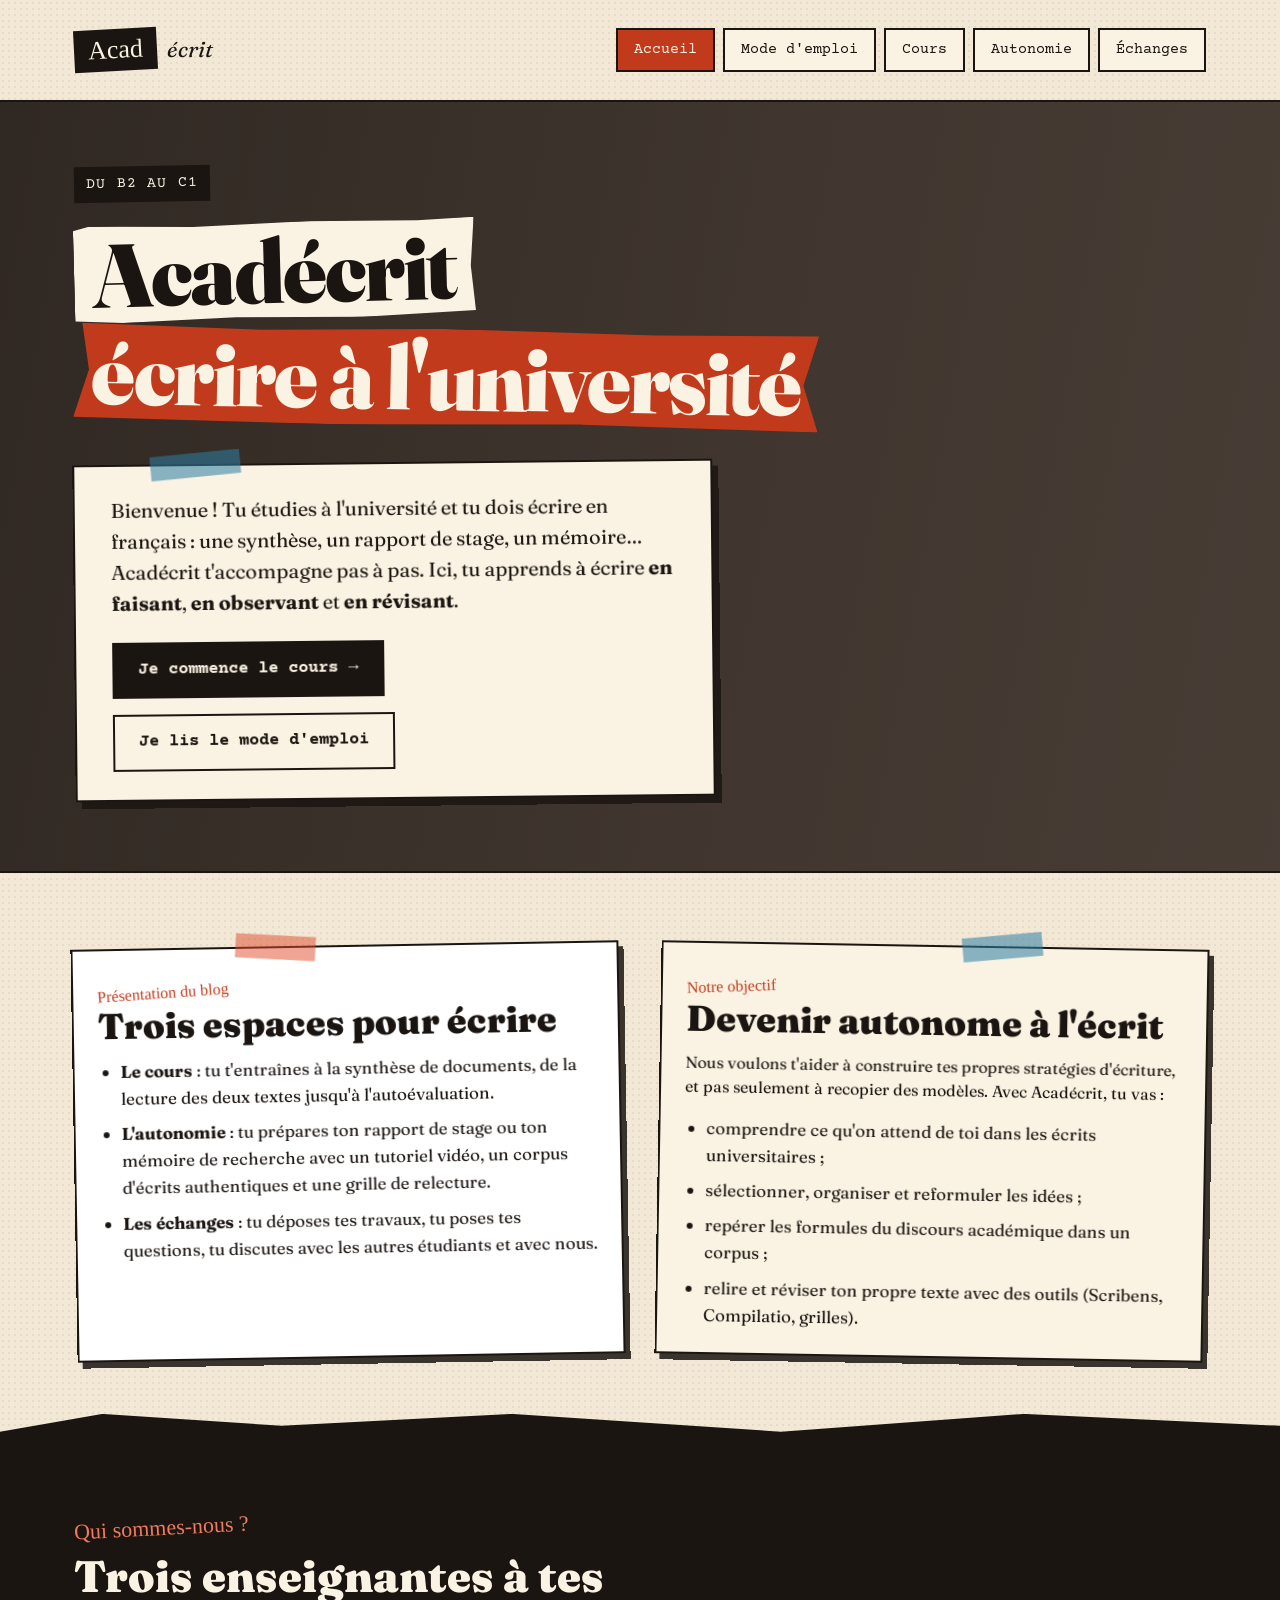
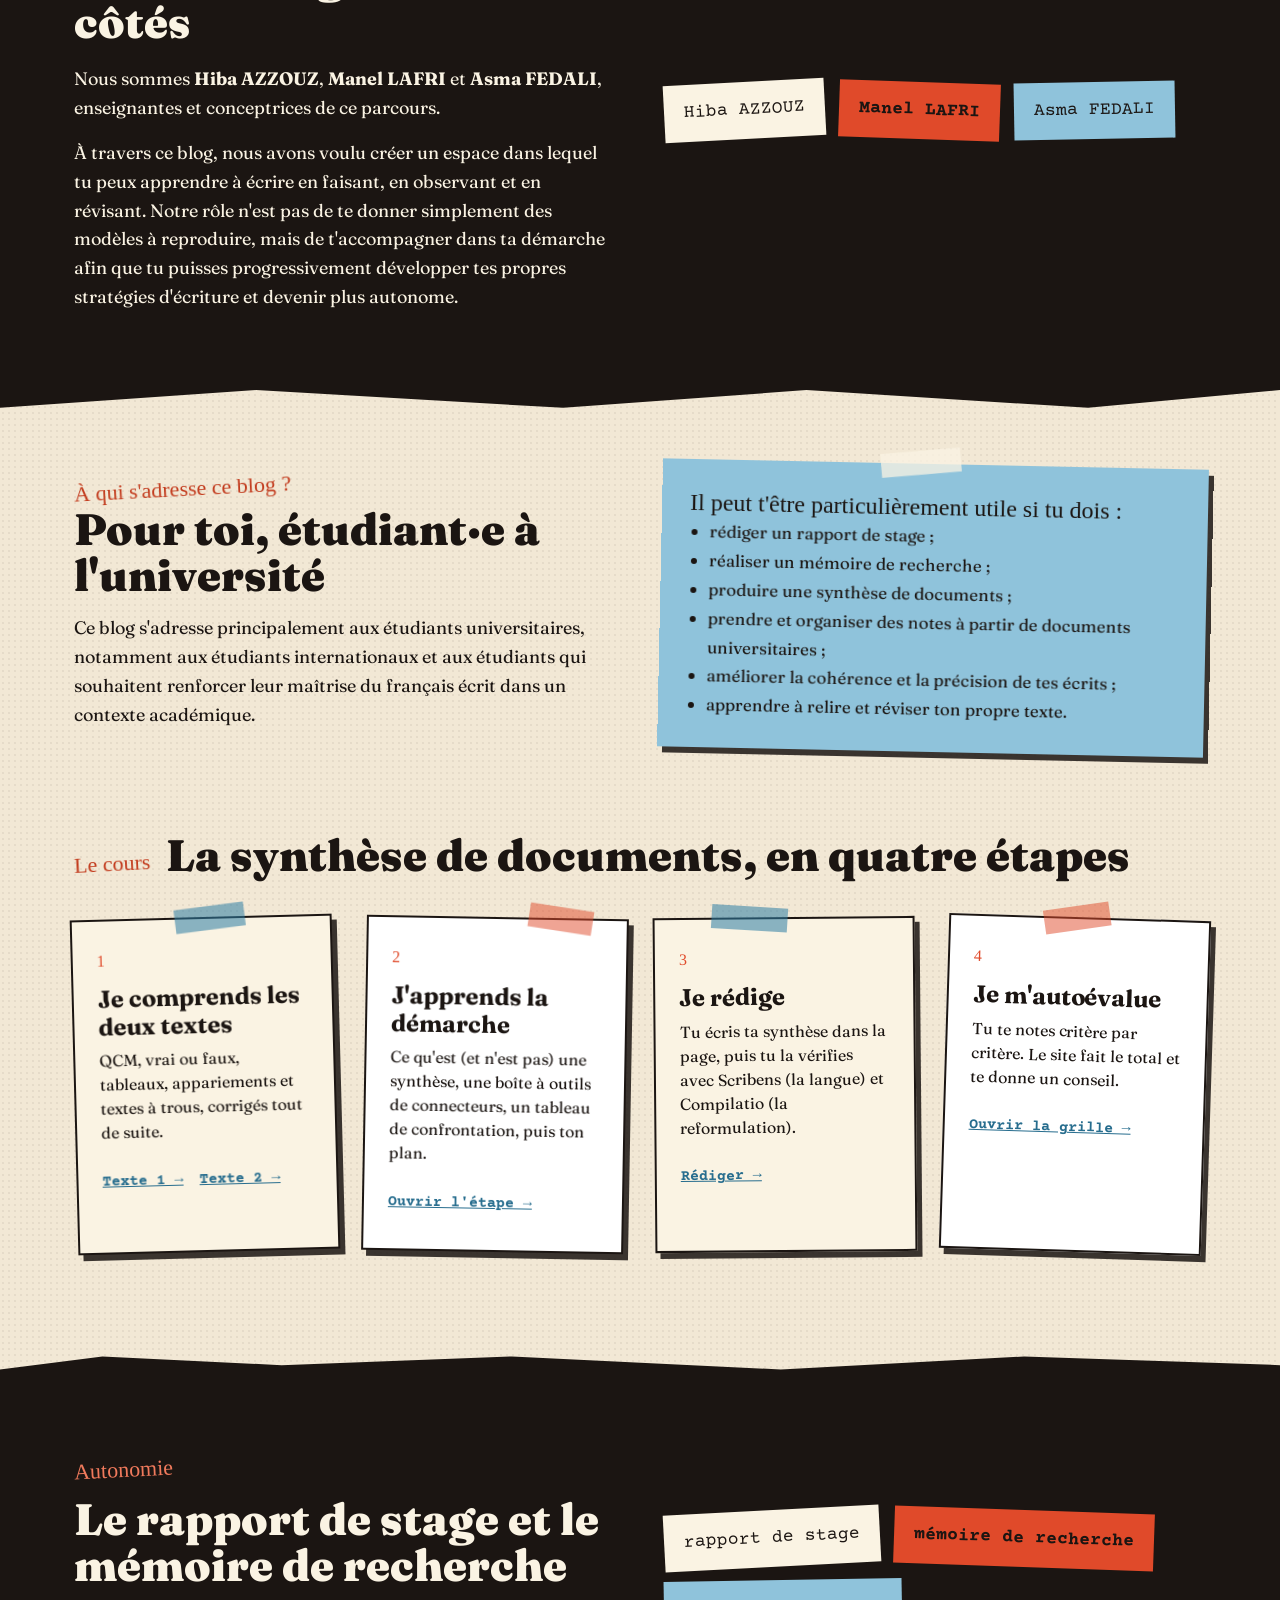
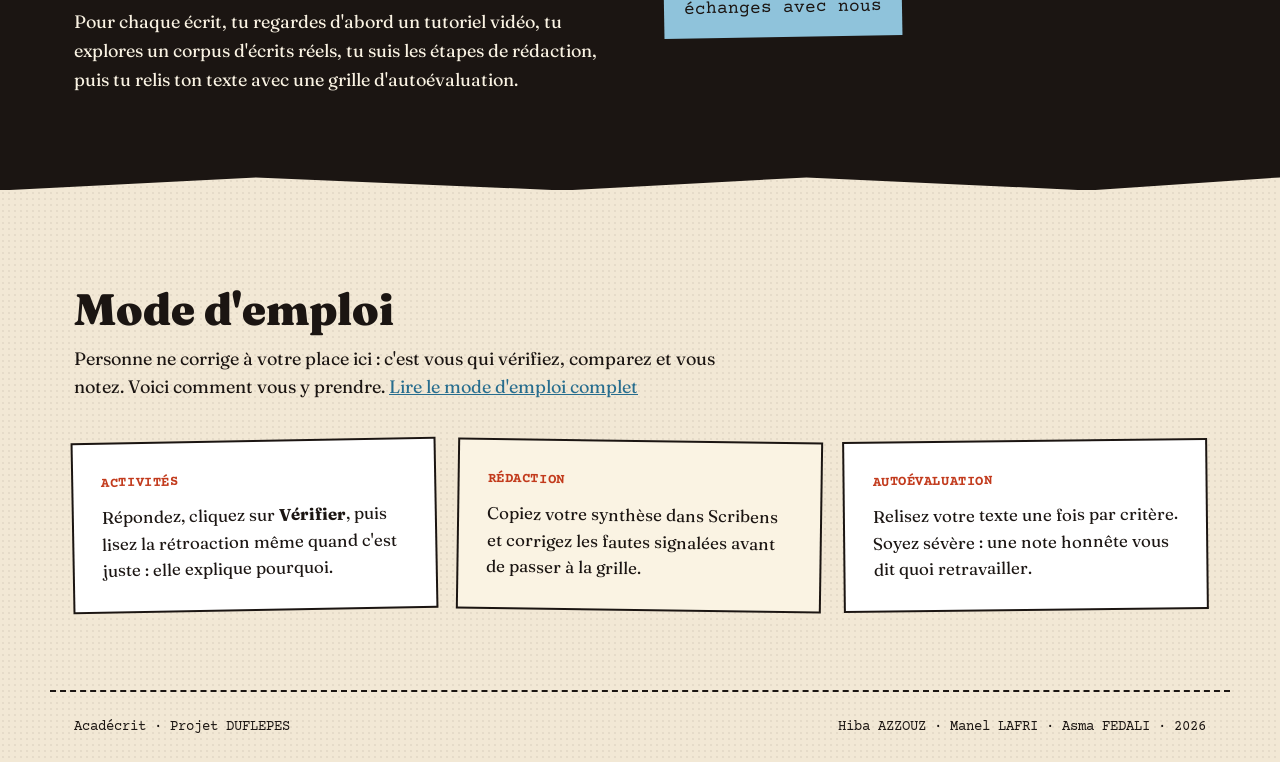
<file: index.html>
<!doctype html>
<html lang="fr">
<head>
<meta charset="utf-8">
<meta name="viewport" content="width=device-width, initial-scale=1">
<title>Accueil · Acadécrit</title>
<meta name="description" content="Acadécrit (du B2 au C1) : apprendre à écrire à l'université, de la synthèse de documents au rapport de stage et au mémoire de recherche.">
<link rel="preconnect" href="https://fonts.googleapis.com">
<link rel="preconnect" href="https://fonts.gstatic.com" crossorigin>
<link href="https://fonts.googleapis.com/css2?family=Fraunces:ital,opsz,wght@0,9..144,400;0,9..144,700;0,9..144,900;1,9..144,400;1,9..144,700&amp;family=Permanent+Marker&amp;family=Courier+Prime:wght@400;700&amp;display=swap" rel="stylesheet">
<link rel="stylesheet" href="assets/css/style.css?v=2026-11-22b">
<script src="assets/js/equipe.js?v=2026-11-22b" defer></script>

</head>
<body>
<a class="skip-link" href="#contenu">Aller au contenu</a>
<header class="site-header wrap">
<a class="logo" href="index.html"><span class="logo-mark">Acad</span><span class="logo-text">écrit</span><span class="visually-hidden"> · accueil</span></a>
<nav class="menu" aria-label="Menu principal">
<a class="tab" href="index.html" aria-current="page">Accueil</a>
<a class="tab" href="mode-emploi.html">Mode d'emploi</a>
<a class="tab" href="synthese/texte1.html">Cours</a>
<a class="tab" href="autonomie/rapport-stage.html">Autonomie</a>
<a class="tab" href="echanges.html">Échanges</a>
</nav>
</header>
<main id="contenu">
<section class="hero-photo" aria-labelledby="t-hero">
<div class="hero wrap">
<div class="hero-text">
<p class="hero-eyebrow"><span>Du B2 au C1</span></p>
<h1 id="t-hero" class="hero-title drop"><span class="w1">Acadécrit</span><br><span class="w2">écrire à l'université</span></h1>
<div class="hero-card">
<span class="tape" style="--x:12%;--w:90px;--t:-5deg" aria-hidden="true"></span>
<p class="intro">Bienvenue ! Tu étudies à l'université et tu dois écrire en français : une synthèse, un rapport de stage, un mémoire… Acadécrit t'accompagne pas à pas. Ici, tu apprends à écrire <strong>en faisant</strong>, <strong>en observant</strong> et <strong>en révisant</strong>.</p>
<div class="hero-actions">
<a class="tab tab--ink tab--big" href="synthese/texte1.html">Je commence le cours →</a>
<a class="tab tab--big" href="mode-emploi.html">Je lis le mode d'emploi</a>
</div>
</div>
</div>
</div>
</section>

<section class="wrap" aria-labelledby="t-presentation" style="padding-top:72px">
<div class="grid" style="--min:300px;--gap:36px">
<div class="card card--white" style="--r:-1deg">
<span class="tape tape--red" style="--x:30%;--w:80px;--t:4deg" aria-hidden="true"></span>
<p class="kicker">Présentation du blog</p>
<h2 id="t-presentation" class="section-title section-title--sm">Trois espaces pour écrire</h2>
<ul class="home-list">
<li><strong>Le cours</strong> : tu t'entraînes à la synthèse de documents, de la lecture des deux textes jusqu'à l'autoévaluation.</li>
<li><strong>L'autonomie</strong> : tu prépares ton rapport de stage ou ton mémoire de recherche avec un tutoriel vidéo, un corpus d'écrits authentiques et une grille de relecture.</li>
<li><strong>Les échanges</strong> : tu déposes tes travaux, tu poses tes questions, tu discutes avec les autres étudiants et avec nous.</li>
</ul>
</div>
<div class="card" style="--r:1deg">
<span class="tape" style="--x:55%;--w:80px;--t:-6deg" aria-hidden="true"></span>
<p class="kicker">Notre objectif</p>
<h2 class="section-title section-title--sm">Devenir autonome à l'écrit</h2>
<p class="home-txt">Nous voulons t'aider à construire tes propres stratégies d'écriture, et pas seulement à recopier des modèles. Avec Acadécrit, tu vas&nbsp;:</p>
<ul class="home-list">
<li>comprendre ce qu'on attend de toi dans les écrits universitaires&nbsp;;</li>
<li>sélectionner, organiser et reformuler les idées&nbsp;;</li>
<li>repérer les formules du discours académique dans un corpus&nbsp;;</li>
<li>relire et réviser ton propre texte avec des outils (Scribens, Compilatio, grilles).</li>
</ul>
</div>
</div>
</section>

<section class="band torn-dark" aria-labelledby="t-qui">
<div class="band-inner wrap">
<div>
<p class="kicker">Qui sommes-nous ?</p>
<h2 id="t-qui" class="section-title" style="margin:0 0 20px">Trois enseignantes à tes côtés</h2>
<p class="txt">Nous sommes <strong>Hiba AZZOUZ</strong>, <strong>Manel LAFRI</strong> et <strong>Asma FEDALI</strong>, enseignantes et conceptrices de ce parcours.</p>
<p class="txt" style="margin-top:16px">À travers ce blog, nous avons voulu créer un espace dans lequel tu peux apprendre à écrire en faisant, en observant et en révisant. Notre rôle n'est pas de te donner simplement des modèles à reproduire, mais de t'accompagner dans ta démarche afin que tu puisses progressivement développer tes propres stratégies d'écriture et devenir plus autonome.</p>
</div>
<div class="team-zone">
<!-- Une personne = un <li class="team-member"> : copier un bloc et changer l'id, la photo, le nom et le texte. -->
<ul class="chips team" aria-label="L'équipe">
<li class="team-member">
<button class="chip-link team-toggle" type="button" style="--r:-3deg" aria-expanded="false" aria-controls="carte-hiba">Hiba AZZOUZ</button>
<div class="card card--white team-card" id="carte-hiba">
<span class="tape" style="--x:40%;--w:80px;--t:-5deg" aria-hidden="true"></span>
<img class="team-photo" src="assets/img/equipe/hiba.jpg" alt="Portrait de Hiba AZZOUZ" width="600" height="600" loading="lazy" decoding="async">
<div>
<p class="team-name">Hiba AZZOUZ</p>
<p class="team-txt">Je suis Hiba, enseignante de FLE et étudiante en Master 2 à l’Université d’Artois. Depuis mes débuts dans l’enseignement, les langues sont pour moi bien plus que des mots : elles sont des ponts entre les cultures et les personnes. Curieuse et passionnée de pédagogie, j’aime imaginer, créer et partager des expériences d’apprentissage qui donnent envie d’apprendre le français autrement !</p>
</div>
</div>
</li>
<li class="team-member">
<button class="chip-link chip-link--red team-toggle" type="button" style="--r:2deg" aria-expanded="false" aria-controls="carte-manel">Manel LAFRI</button>
<div class="card team-card" id="carte-manel">
<span class="tape tape--red" style="--x:40%;--w:80px;--t:-5deg" aria-hidden="true"></span>
<img class="team-photo" src="assets/img/equipe/manel.jpg" alt="Portrait de Manel LAFRI" width="600" height="600" loading="lazy" decoding="async">
<div>
<p class="team-name">Manel LAFRI</p>
<p class="team-txt">Je suis Manel, enseignante de français . À travers ce blog, je souhaite partager des outils et des activités pour vous accompagner dans vos écrits universitaires, avec une approche simple, progressive et interactive.</p>
</div>
</div>
</li>
<li class="team-member">
<button class="chip-link chip-link--sky team-toggle" type="button" style="--r:-1deg" aria-expanded="false" aria-controls="carte-asma">Asma FEDALI</button>
<div class="card card--white team-card" id="carte-asma">
<span class="tape tape--cream" style="--x:40%;--w:80px;--t:-5deg" aria-hidden="true"></span>
<img class="team-photo" src="assets/img/equipe/asma.jpg" alt="Portrait d'Asma FEDALI" width="600" height="600" loading="lazy" decoding="async">
<div>
<p class="team-name">Asma FEDALI</p>
<p class="team-txt">Je m’appelle Asma je suis enseignante de FLE passionnée par les langues et les échanges culturels. Mes expériences dans l’enseignement m’ont permis de découvrir la richesse de ce métier. J’aime transmettre, partager et rendre l’apprentissage du français vivant et accessible à tous !</p>
</div>
</div>
</li>
</ul>
</div>
</div>
</section>

<section class="wrap" aria-labelledby="t-pour-qui" style="padding-bottom:24px">
<div class="row" style="gap:40px;align-items:center">
<div style="flex:1 1 380px">
<p class="kicker">À qui s'adresse ce blog ?</p>
<h2 id="t-pour-qui" class="section-title" style="margin:0 0 16px">Pour toi, étudiant·e à l'université</h2>
<p class="home-txt">Ce blog s'adresse principalement aux étudiants universitaires, notamment aux étudiants internationaux et aux étudiants qui souhaitent renforcer leur maîtrise du français écrit dans un contexte académique.</p>
</div>
<div class="postit" style="flex:1 1 380px;--r:1.2deg">
<span class="tape tape--cream" style="--x:40%" aria-hidden="true"></span>
<p class="postit-title">Il peut t'être particulièrement utile si tu dois :</p>
<ul>
<li>rédiger un rapport de stage&nbsp;;</li>
<li>réaliser un mémoire de recherche&nbsp;;</li>
<li>produire une synthèse de documents&nbsp;;</li>
<li>prendre et organiser des notes à partir de documents universitaires&nbsp;;</li>
<li>améliorer la cohérence et la précision de tes écrits&nbsp;;</li>
<li>apprendre à relire et réviser ton propre texte.</li>
</ul>
</div>
</div>
</section>

<section class="wrap" aria-labelledby="t-parcours" style="padding-top:56px;padding-bottom:48px">
<div style="display:flex;flex-wrap:wrap;align-items:baseline;gap:16px;margin-bottom:36px">
<p class="kicker">Le cours</p>
<h2 id="t-parcours" class="section-title" style="margin:0">La synthèse de documents, en quatre étapes</h2>
</div>
<ol class="grid" style="--min:240px;--gap:28px">
<li class="card card--lift" style="--r:-1.5deg">
<span class="tape" style="--x:40%;--w:70px;--t:-6deg" aria-hidden="true"></span>
<p class="step-num">1</p>
<h3>Je comprends les deux textes</h3>
<p class="desc">QCM, vrai ou faux, tableaux, appariements et textes à trous, corrigés tout de suite.</p>
<p class="card-links"><a href="synthese/texte1.html">Texte 1 →</a><a href="synthese/texte2.html">Texte 2 →</a></p>
</li>
<li class="card card--white card--lift" style="--r:1deg">
<span class="tape tape--red" style="--x:62%;--w:64px;--t:8deg" aria-hidden="true"></span>
<p class="step-num">2</p>
<h3>J'apprends la démarche</h3>
<p class="desc">Ce qu'est (et n'est pas) une synthèse, une boîte à outils de connecteurs, un tableau de confrontation, puis ton plan.</p>
<p class="card-links"><a href="synthese/demarche.html">Ouvrir l'étape →</a></p>
</li>
<li class="card card--lift" style="--r:-.5deg">
<span class="tape" style="--x:22%;--w:76px;--t:4deg" aria-hidden="true"></span>
<p class="step-num">3</p>
<h3>Je rédige</h3>
<p class="desc">Tu écris ta synthèse dans la page, puis tu la vérifies avec Scribens (la langue) et Compilatio (la reformulation).</p>
<p class="card-links"><a href="synthese/redaction.html">Rédiger →</a></p>
</li>
<li class="card card--white card--lift" style="--r:1.8deg">
<span class="tape tape--red" style="--x:36%;--w:66px;--t:-10deg" aria-hidden="true"></span>
<p class="step-num">4</p>
<h3>Je m'autoévalue</h3>
<p class="desc">Tu te notes critère par critère. Le site fait le total et te donne un conseil.</p>
<p class="card-links"><a href="synthese/grille.html">Ouvrir la grille →</a></p>
</li>
</ol>
</section>

<section class="band torn-dark" aria-labelledby="t-autonomie">
<div class="band-inner wrap">
<div>
<p class="kicker">Autonomie</p>
<h2 id="t-autonomie" class="section-title" style="margin:0 0 20px">Le rapport de stage et le mémoire de recherche</h2>
<p class="txt">Pour chaque écrit, tu regardes d'abord un tutoriel vidéo, tu explores un corpus d'écrits réels, tu suis les étapes de rédaction, puis tu relis ton texte avec une grille d'autoévaluation.</p>
</div>
<ul class="chips">
<li><a class="chip-link" style="--r:-3deg" href="autonomie/rapport-stage.html">rapport de stage</a></li>
<li><a class="chip-link chip-link--red" style="--r:2deg" href="autonomie/memoire.html">mémoire de recherche</a></li>
<li><a class="chip-link chip-link--sky" style="--r:-1deg" href="echanges.html">échanges avec nous</a></li>
</ul>
</div>
</section>

<section class="wrap" aria-labelledby="t-mode" style="padding-top:40px;padding-bottom:80px">
<h2 id="t-mode" class="section-title">Mode d'emploi</h2>
<p style="margin:0 0 40px;font-size:18px;line-height:1.6;max-width:36em">Personne ne corrige à votre place ici : c'est vous qui vérifiez, comparez et vous notez. Voici comment vous y prendre. <a href="mode-emploi.html">Lire le mode d'emploi complet</a></p>
<div class="grid" style="--min:280px">
<div class="tip" style="--r:-1deg"><p class="label">ACTIVITÉS</p><p>Répondez, cliquez sur <strong>Vérifier</strong>, puis lisez la rétroaction même quand c'est juste : elle explique pourquoi.</p></div>
<div class="tip tip--paper" style="--r:.8deg"><p class="label">RÉDACTION</p><p>Copiez votre synthèse dans Scribens et corrigez les fautes signalées avant de passer à la grille.</p></div>
<div class="tip" style="--r:-.6deg"><p class="label">AUTOÉVALUATION</p><p>Relisez votre texte une fois par critère. Soyez sévère : une note honnête vous dit quoi retravailler.</p></div>
</div>
</section>
</main>
<footer class="site-footer wrap">
<span>Acadécrit · Projet DUFLEPES</span>
<span>Hiba AZZOUZ · Manel LAFRI · Asma FEDALI · 2026</span>
</footer>
</body>
</html>
</file>
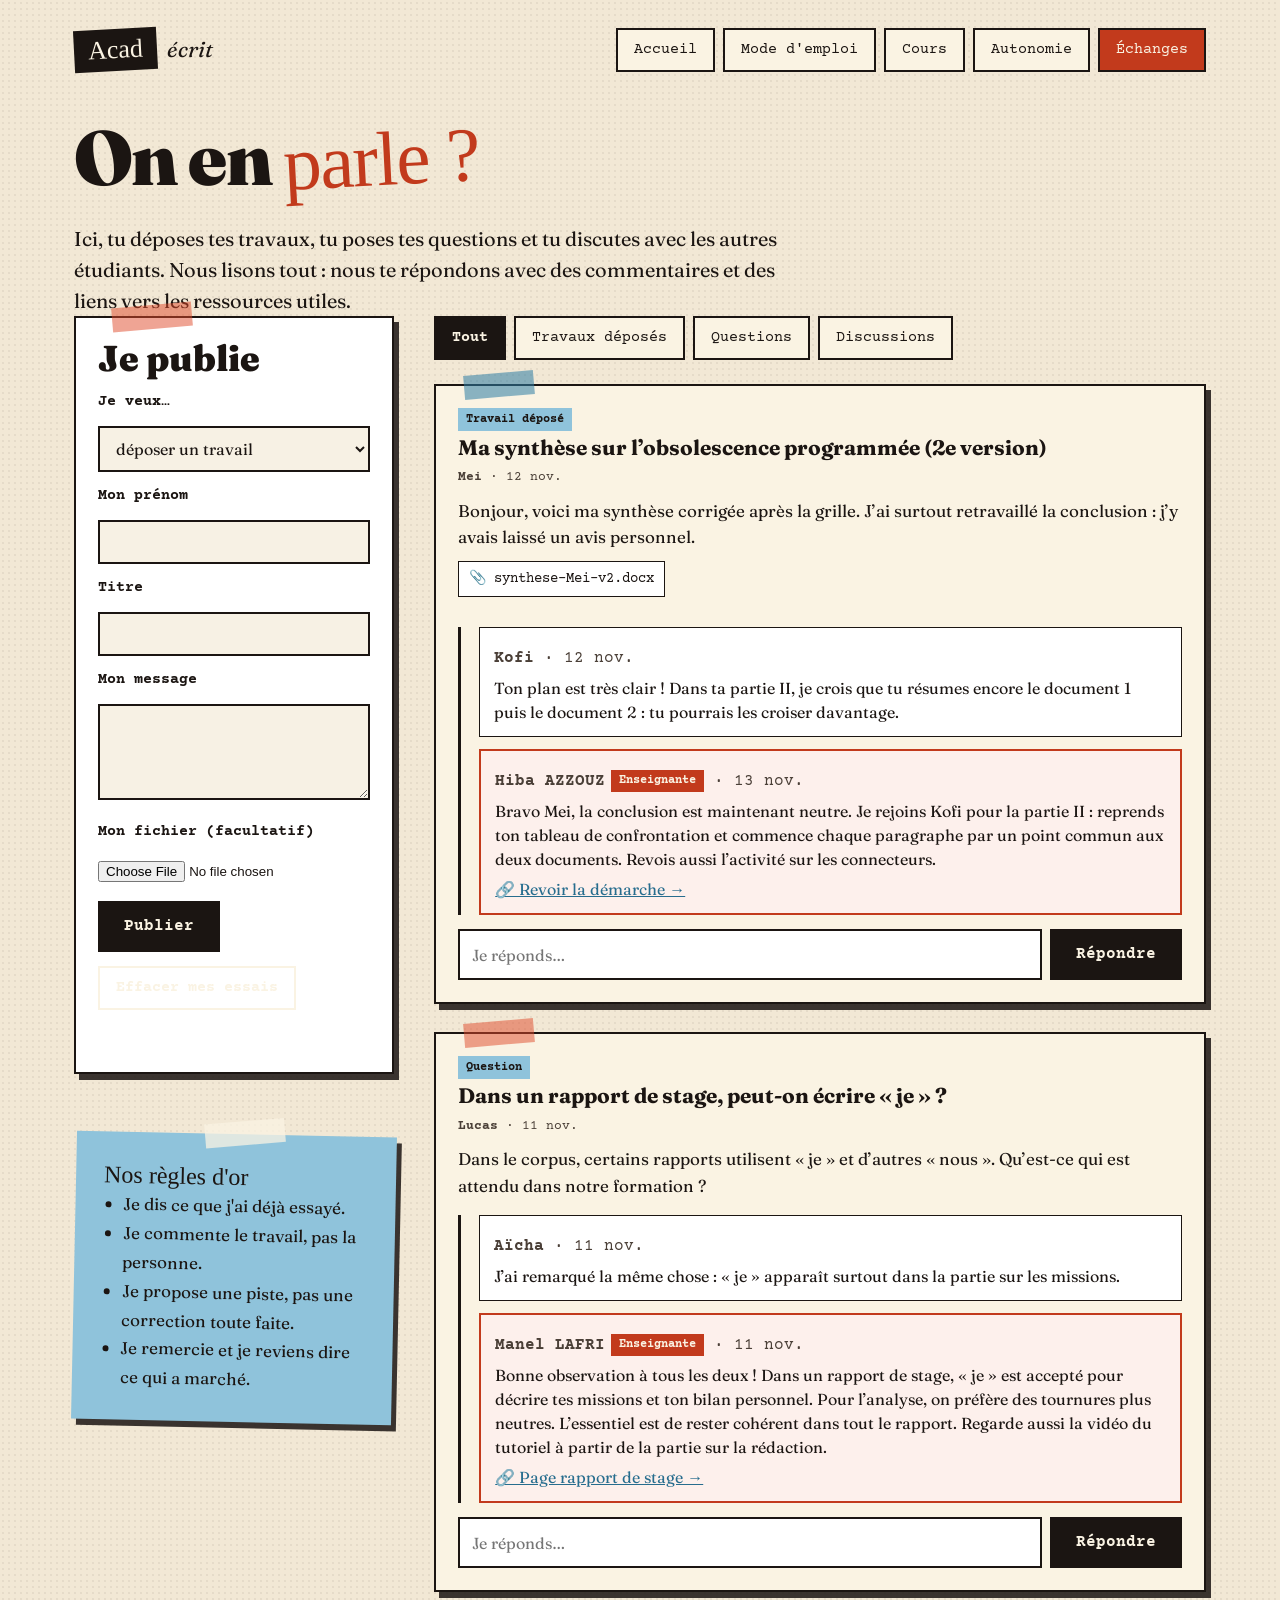
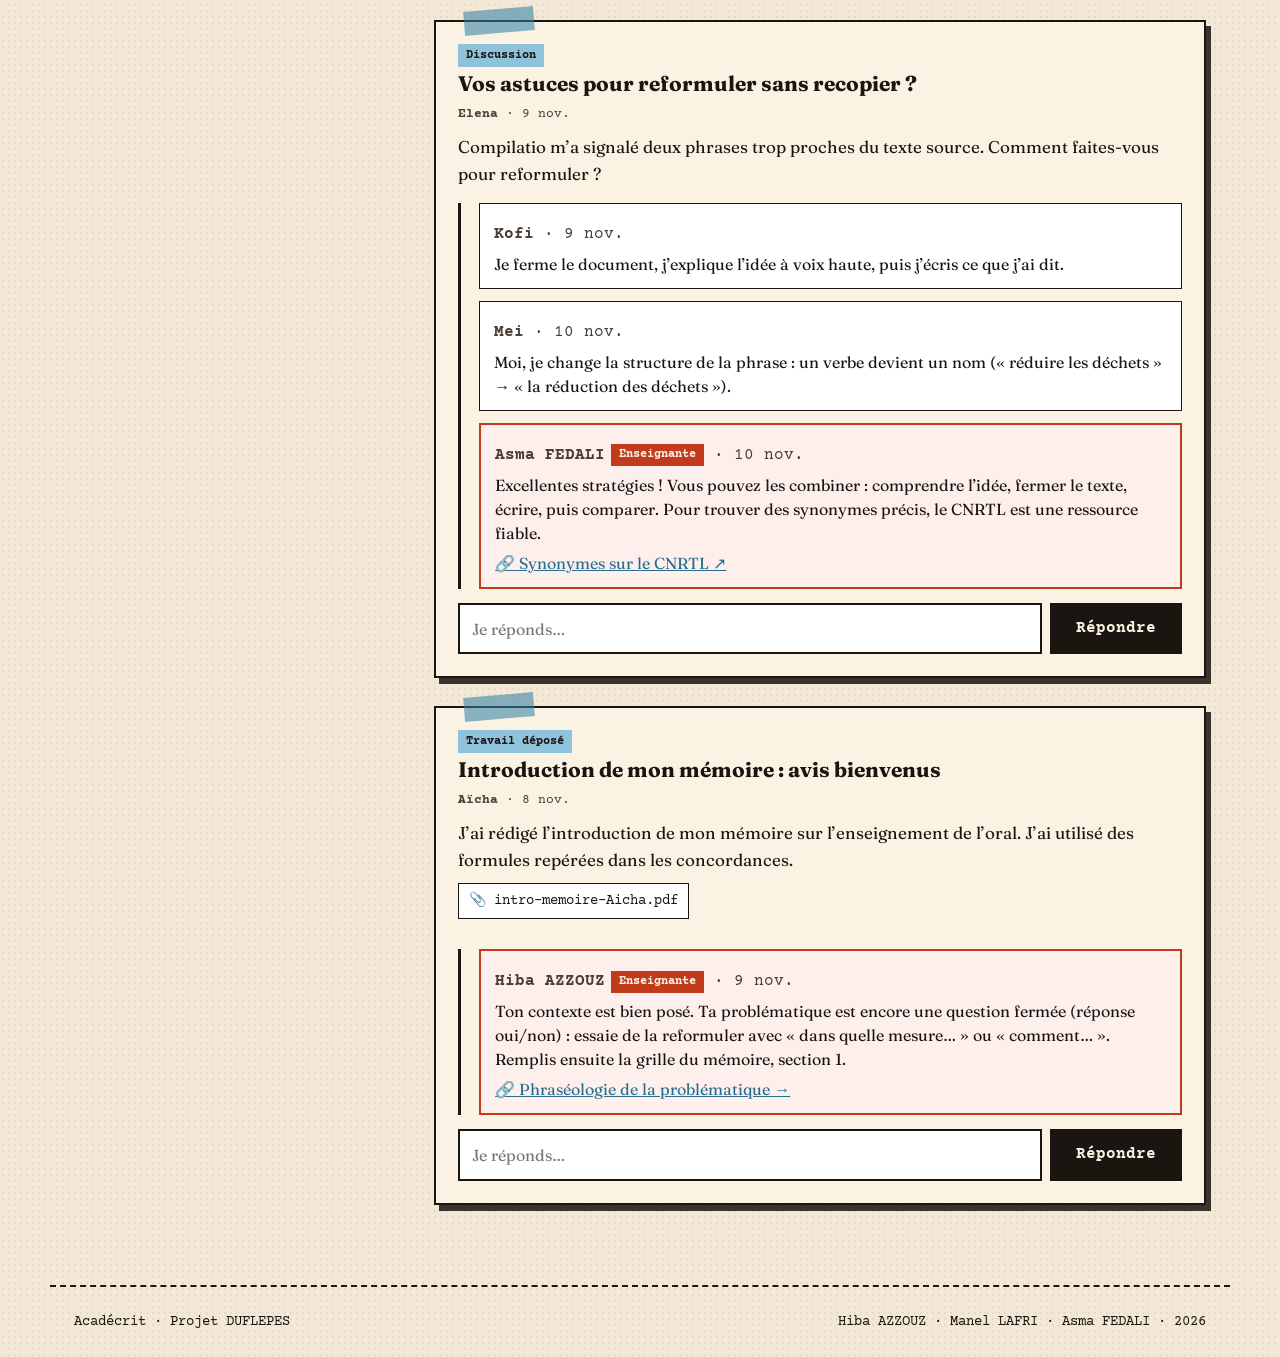
<file: echanges.html>
<!doctype html>
<html lang="fr">
<head>
<meta charset="utf-8">
<meta name="viewport" content="width=device-width, initial-scale=1">
<title>Échanges · Acadécrit</title>
<meta name="description" content="L'espace d'échanges d'Acadécrit : déposer ses travaux, poser ses questions, discuter entre étudiants et recevoir les commentaires des enseignantes.">
<link rel="preconnect" href="https://fonts.googleapis.com">
<link rel="preconnect" href="https://fonts.gstatic.com" crossorigin>
<link href="https://fonts.googleapis.com/css2?family=Fraunces:ital,opsz,wght@0,9..144,400;0,9..144,700;0,9..144,900;1,9..144,400;1,9..144,700&amp;family=Permanent+Marker&amp;family=Courier+Prime:wght@400;700&amp;display=swap" rel="stylesheet">
<link rel="stylesheet" href="assets/css/style.css?v=2026-11-22b">
<script src="assets/js/echanges.js?v=2026-11-22b" defer></script>
</head>
<body>
<a class="skip-link" href="#contenu">Aller au contenu</a>
<header class="site-header wrap">
<a class="logo" href="index.html"><span class="logo-mark">Acad</span><span class="logo-text">écrit</span><span class="visually-hidden"> · accueil</span></a>
<nav class="menu" aria-label="Menu principal">
<a class="tab" href="index.html">Accueil</a>
<a class="tab" href="mode-emploi.html">Mode d'emploi</a>
<a class="tab" href="synthese/texte1.html">Cours</a>
<a class="tab" href="autonomie/rapport-stage.html">Autonomie</a>
<a class="tab" href="echanges.html" aria-current="page">Échanges</a>
</nav>
</header>
<main id="contenu" class="wrap page" data-echanges data-src="data/echanges.json">
<h1 class="page-title">On en <span class="marker">parle ?</span></h1>
<p class="lead">Ici, tu déposes tes travaux, tu poses tes questions et tu discutes avec les autres étudiants. Nous lisons tout : nous te répondons avec des commentaires et des liens vers les ressources utiles.</p>


<div class="row" style="gap:40px">
<div class="col-side side-stack" style="flex-basis:320px">
<form class="ech-form" data-publier novalidate style="position:relative">
<span class="tape tape--red" style="--x:36px;--w:80px;--t:-5deg" aria-hidden="true"></span>
<h2 class="section-title section-title--sm" style="margin:0">Je publie</h2>
<div>
<label class="field-label" for="ech-genre">Je veux…</label>
<select id="ech-genre" name="genre">
<option value="travail">déposer un travail</option>
<option value="question">poser une question</option>
<option value="discussion">lancer une discussion</option>
</select>
</div>
<div>
<label class="field-label" for="ech-prenom">Mon prénom</label>
<input id="ech-prenom" name="prenom" type="text" autocomplete="given-name" maxlength="60">
</div>
<div>
<label class="field-label" for="ech-titre">Titre</label>
<input id="ech-titre" name="titre" type="text" maxlength="200" required>
</div>
<div>
<label class="field-label" for="ech-message">Mon message</label>
<textarea id="ech-message" name="message" maxlength="4000" required></textarea>
</div>
<div>
<label class="field-label" for="ech-fichier">Mon fichier (facultatif)</label>
<input id="ech-fichier" name="fichier" type="file" accept=".pdf,.doc,.docx,.odt,.txt">
</div>
<div class="actions-row" style="margin-top:4px">
<button class="btn" type="submit">Publier</button>
<button class="btn btn--ghost" type="button" data-effacer>Effacer mes essais</button>
</div>
<p class="plan-saved" role="status" data-publier-status></p>
</form>
<div class="postit" style="--r:1.2deg">
<span class="tape tape--cream" style="--x:40%" aria-hidden="true"></span>
<p class="postit-title">Nos règles d'or</p>
<ul>
<li>Je dis ce que j'ai déjà essayé.</li>
<li>Je commente le travail, pas la personne.</li>
<li>Je propose une piste, pas une correction toute faite.</li>
<li>Je remercie et je reviens dire ce qui a marché.</li>
</ul>
</div>
</div>

<section class="col-main" aria-labelledby="t-fils">
<h2 id="t-fils" class="visually-hidden">Les conversations</h2>
<div class="ech-tabs" role="group" aria-label="Filtrer les conversations">
<button type="button" data-filter="tous" aria-pressed="true">Tout</button>
<button type="button" data-filter="travail" aria-pressed="false">Travaux déposés</button>
<button type="button" data-filter="question" aria-pressed="false">Questions</button>
<button type="button" data-filter="discussion" aria-pressed="false">Discussions</button>
</div>
<div class="threads" data-threads aria-live="polite"><p>Chargement des échanges…</p></div>
</section>
</div>
</main>
<footer class="site-footer wrap">
<span>Acadécrit · Projet DUFLEPES</span>
<span>Hiba AZZOUZ · Manel LAFRI · Asma FEDALI · 2026</span>
</footer>
</body>
</html>
</file>
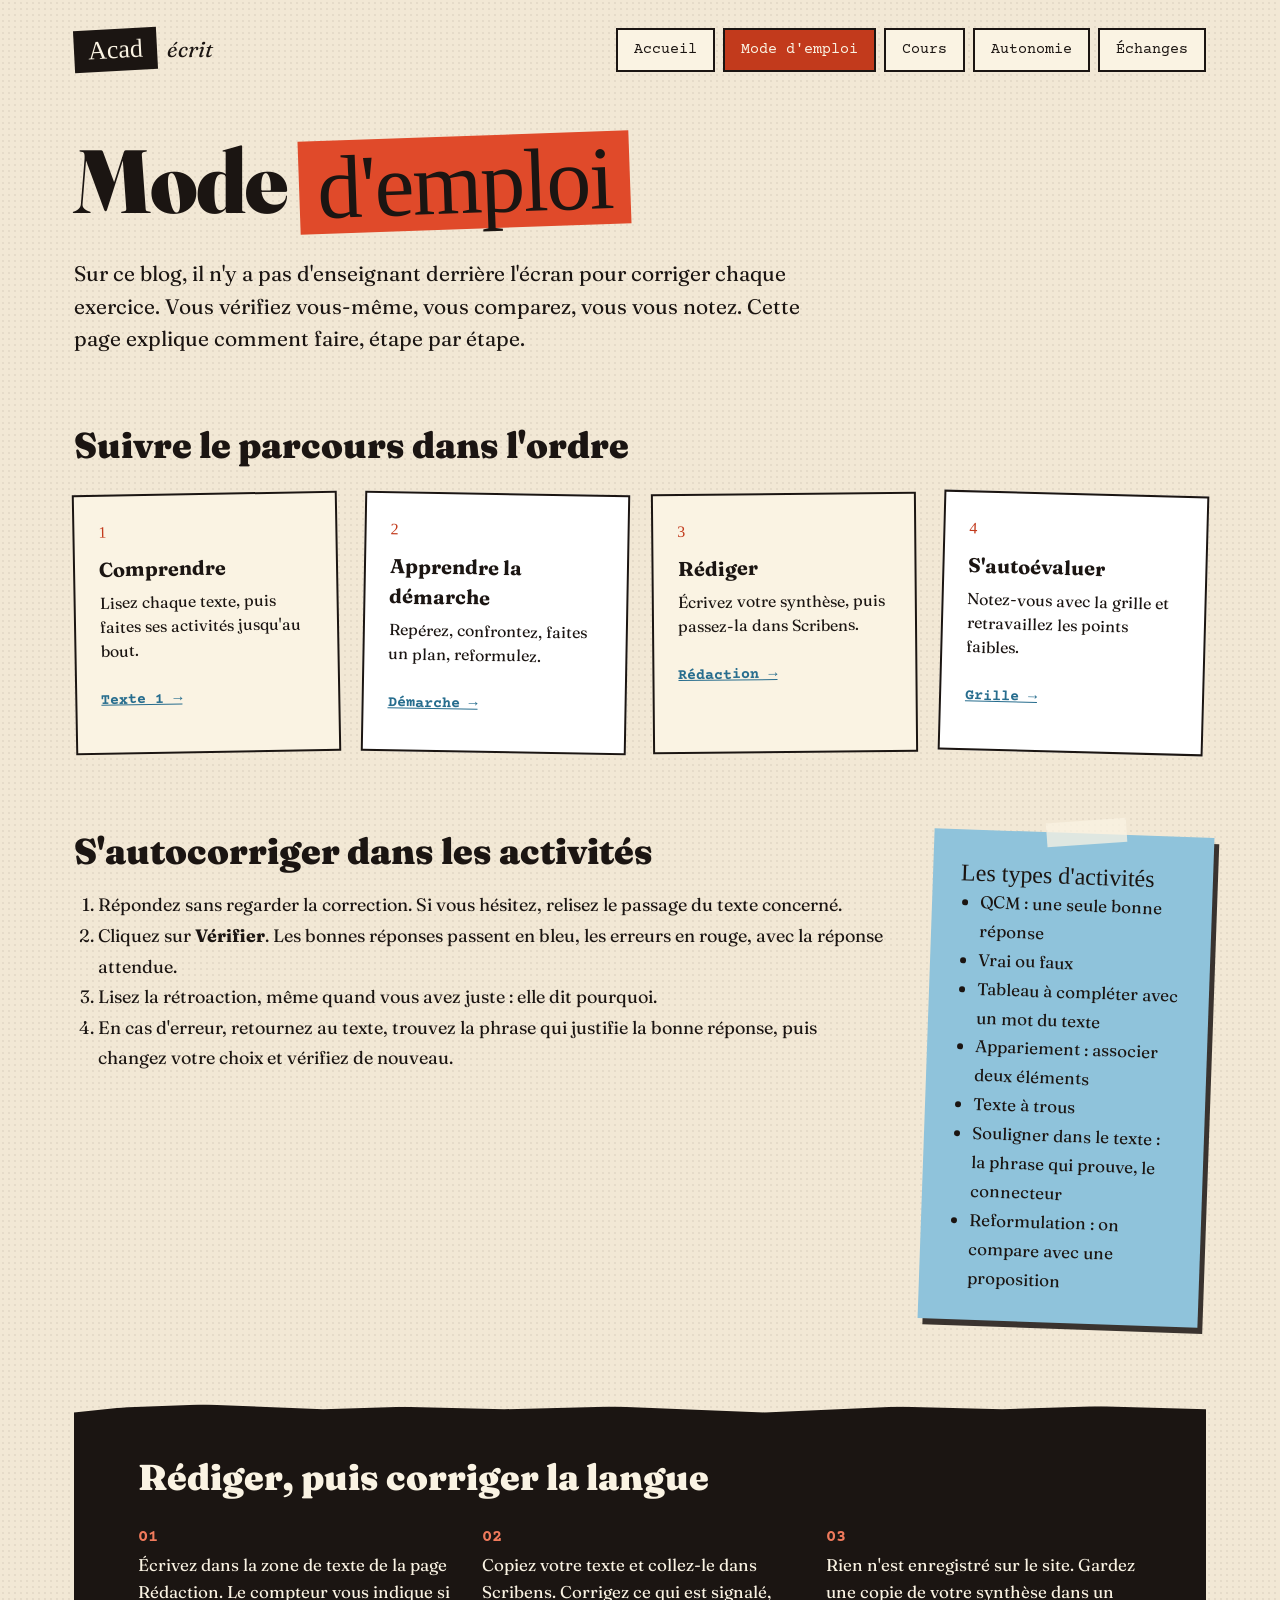
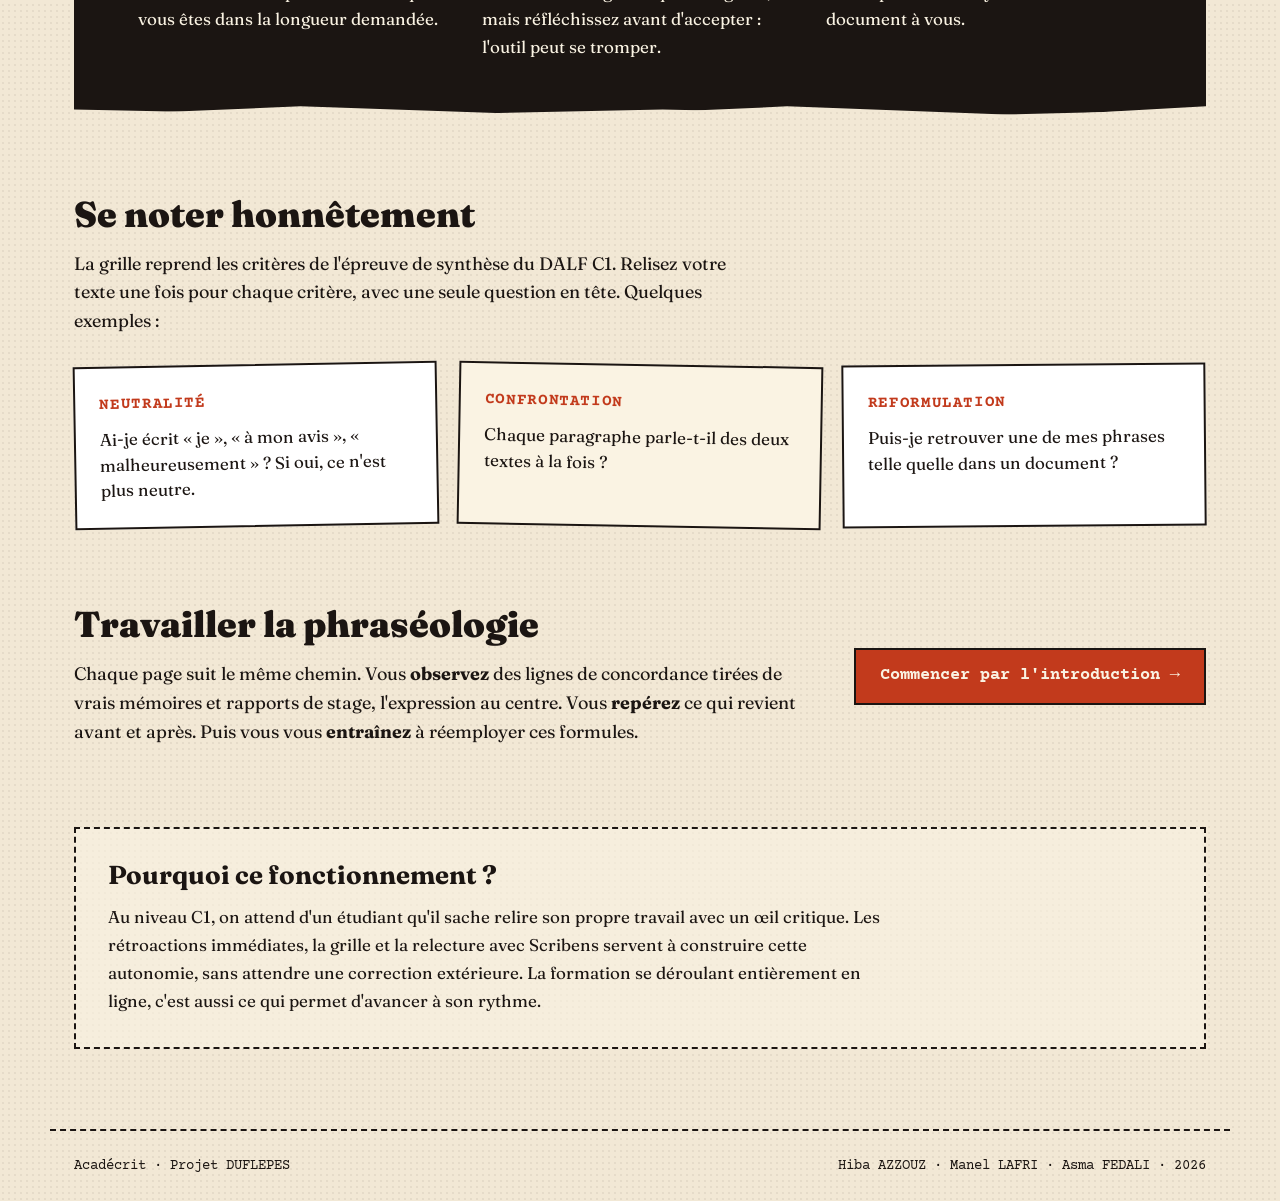
<file: mode-emploi.html>
<!doctype html>
<html lang="fr">
<head>
<meta charset="utf-8">
<meta name="viewport" content="width=device-width, initial-scale=1">
<title>Mode d'emploi · Acadécrit</title>
<meta name="description" content="Comment s'autocorriger dans les activités, rédiger, puis s'autoévaluer avec la grille.">
<link rel="preconnect" href="https://fonts.googleapis.com">
<link rel="preconnect" href="https://fonts.gstatic.com" crossorigin>
<link href="https://fonts.googleapis.com/css2?family=Fraunces:ital,opsz,wght@0,9..144,400;0,9..144,700;0,9..144,900;1,9..144,400;1,9..144,700&amp;family=Permanent+Marker&amp;family=Courier+Prime:wght@400;700&amp;display=swap" rel="stylesheet">
<link rel="stylesheet" href="assets/css/style.css?v=2026-11-22b">

</head>
<body>
<a class="skip-link" href="#contenu">Aller au contenu</a>
<header class="site-header wrap">
<a class="logo" href="index.html"><span class="logo-mark">Acad</span><span class="logo-text">écrit</span><span class="visually-hidden"> · accueil</span></a>
<nav class="menu" aria-label="Menu principal">
<a class="tab" href="index.html">Accueil</a>
<a class="tab" href="mode-emploi.html" aria-current="page">Mode d'emploi</a>
<a class="tab" href="synthese/texte1.html">Cours</a>
<a class="tab" href="autonomie/rapport-stage.html">Autonomie</a>
<a class="tab" href="echanges.html">Échanges</a>
</nav>
</header>
<main id="contenu" class="wrap page" style="padding-top:64px">
<h1 class="page-title" style="font-size:clamp(48px,7vw,92px);line-height:.95">Mode <span class="patch-marker">d'emploi</span></h1>
<p class="lead" style="margin-top:28px;font-size:21px">Sur ce blog, il n'y a pas d'enseignant derrière l'écran pour corriger chaque exercice. Vous vérifiez vous-même, vous comparez, vous vous notez. Cette page explique comment faire, étape par étape.</p>

<section aria-labelledby="t-ordre" style="margin-top:72px">
<h2 id="t-ordre" class="section-title section-title--sm" style="margin-bottom:28px">Suivre le parcours dans l'ordre</h2>
<ol class="grid" style="--min:240px">
<li class="card card--flat card--lift" style="--r:-1deg"><p class="step-num step-num--sm">1</p><p class="title">Comprendre</p><p class="desc">Lisez chaque texte, puis faites ses activités jusqu'au bout.</p><p class="card-links"><a href="synthese/texte1.html">Texte 1 →</a></p></li>
<li class="card card--white card--flat card--lift" style="--r:1deg"><p class="step-num step-num--sm">2</p><p class="title">Apprendre la démarche</p><p class="desc">Repérez, confrontez, faites un plan, reformulez.</p><p class="card-links"><a href="synthese/demarche.html">Démarche →</a></p></li>
<li class="card card--flat card--lift" style="--r:-.5deg"><p class="step-num step-num--sm">3</p><p class="title">Rédiger</p><p class="desc">Écrivez votre synthèse, puis passez-la dans Scribens.</p><p class="card-links"><a href="synthese/redaction.html">Rédaction →</a></p></li>
<li class="card card--white card--flat card--lift" style="--r:1.5deg"><p class="step-num step-num--sm">4</p><p class="title">S'autoévaluer</p><p class="desc">Notez-vous avec la grille et retravaillez les points faibles.</p><p class="card-links"><a href="synthese/grille.html">Grille →</a></p></li>
</ol>
</section>

<section class="row" aria-labelledby="t-auto" style="margin-top:80px">
<div class="col-main">
<h2 id="t-auto" class="section-title section-title--sm" style="margin-bottom:20px">S'autocorriger dans les activités</h2>
<ol class="howto-list">
<li>Répondez sans regarder la correction. Si vous hésitez, relisez le passage du texte concerné.</li>
<li>Cliquez sur <strong>Vérifier</strong>. Les bonnes réponses passent en bleu, les erreurs en rouge, avec la réponse attendue.</li>
<li>Lisez la rétroaction, même quand vous avez juste : elle dit pourquoi.</li>
<li>En cas d'erreur, retournez au texte, trouvez la phrase qui justifie la bonne réponse, puis changez votre choix et vérifiez de nouveau.</li>
</ol>
</div>
<div class="col-side postit" style="--r:2deg">
<span class="tape tape--cream" style="--x:40%" aria-hidden="true"></span>
<p class="postit-title">Les types d'activités</p>
<ul>
<li>QCM : une seule bonne réponse</li>
<li>Vrai ou faux</li>
<li>Tableau à compléter avec un mot du texte</li>
<li>Appariement : associer deux éléments</li>
<li>Texte à trous</li>
<li>Souligner dans le texte : la phrase qui prouve, le connecteur</li>
<li>Reformulation : on compare avec une proposition</li>
</ul>
</div>
</section>

<section class="dark-panel torn-dark" aria-labelledby="t-redac" style="clip-path:polygon(0 2%,15% 0,38% 2%,60% 0,82% 2%,100% 0,100% 98%,78% 100%,52% 98%,26% 100%,0 98%)">
<h2 id="t-redac" class="section-title section-title--sm">Rédiger, puis corriger la langue</h2>
<div class="grid" style="--min:240px;--gap:28px">
<p><strong>01</strong><br>Écrivez dans la zone de texte de la page Rédaction. Le compteur vous indique si vous êtes dans la longueur demandée.</p>
<p><strong>02</strong><br>Copiez votre texte et collez-le dans Scribens. Corrigez ce qui est signalé, mais réfléchissez avant d'accepter : l'outil peut se tromper.</p>
<p><strong>03</strong><br>Rien n'est enregistré sur le site. Gardez une copie de votre synthèse dans un document à vous.</p>
</div>
</section>

<section aria-labelledby="t-grille" style="margin-top:80px">
<h2 id="t-grille" class="section-title section-title--sm" style="margin-bottom:16px">Se noter honnêtement</h2>
<p style="margin:0 0 28px;max-width:38em;font-size:18px;line-height:1.6">La grille reprend les critères de l'épreuve de synthèse du DALF C1. Relisez votre texte une fois pour chaque critère, avec une seule question en tête. Quelques exemples :</p>
<div class="grid" style="--min:240px;--gap:20px">
<div class="card card--white card--flat" style="--r:-1deg"><p class="label">NEUTRALITÉ</p><p style="margin:0;font-size:17px">Ai-je écrit « je », « à mon avis », « malheureusement » ? Si oui, ce n'est plus neutre.</p></div>
<div class="card card--flat" style="--r:1deg"><p class="label">CONFRONTATION</p><p style="margin:0;font-size:17px">Chaque paragraphe parle-t-il des deux textes à la fois ?</p></div>
<div class="card card--white card--flat" style="--r:-.5deg"><p class="label">REFORMULATION</p><p style="margin:0;font-size:17px">Puis-je retrouver une de mes phrases telle quelle dans un document ?</p></div>
</div>
</section>

<section class="row" aria-labelledby="t-phr" style="margin-top:80px;align-items:center">
<div class="col-main">
<h2 id="t-phr" class="section-title section-title--sm" style="margin-bottom:16px">Travailler la phraséologie</h2>
<p style="margin:0;font-size:18px;line-height:1.6">Chaque page suit le même chemin. Vous <strong>observez</strong> des lignes de concordance tirées de vrais mémoires et rapports de stage, l'expression au centre. Vous <strong>repérez</strong> ce qui revient avant et après. Puis vous vous <strong>entraînez</strong> à réemployer ces formules.</p>
</div>
<div><a class="tab tab--red tab--big" href="phraseologie/introduction.html">Commencer par l'introduction →</a></div>
</section>

<aside class="dashed-box" aria-labelledby="t-pourquoi">
<h2 id="t-pourquoi">Pourquoi ce fonctionnement ?</h2>
<p>Au niveau C1, on attend d'un étudiant qu'il sache relire son propre travail avec un œil critique. Les rétroactions immédiates, la grille et la relecture avec Scribens servent à construire cette autonomie, sans attendre une correction extérieure. La formation se déroulant entièrement en ligne, c'est aussi ce qui permet d'avancer à son rythme.</p>
</aside>
</main>
<footer class="site-footer wrap">
<span>Acadécrit · Projet DUFLEPES</span>
<span>Hiba AZZOUZ · Manel LAFRI · Asma FEDALI · 2026</span>
</footer>
</body>
</html>
</file>
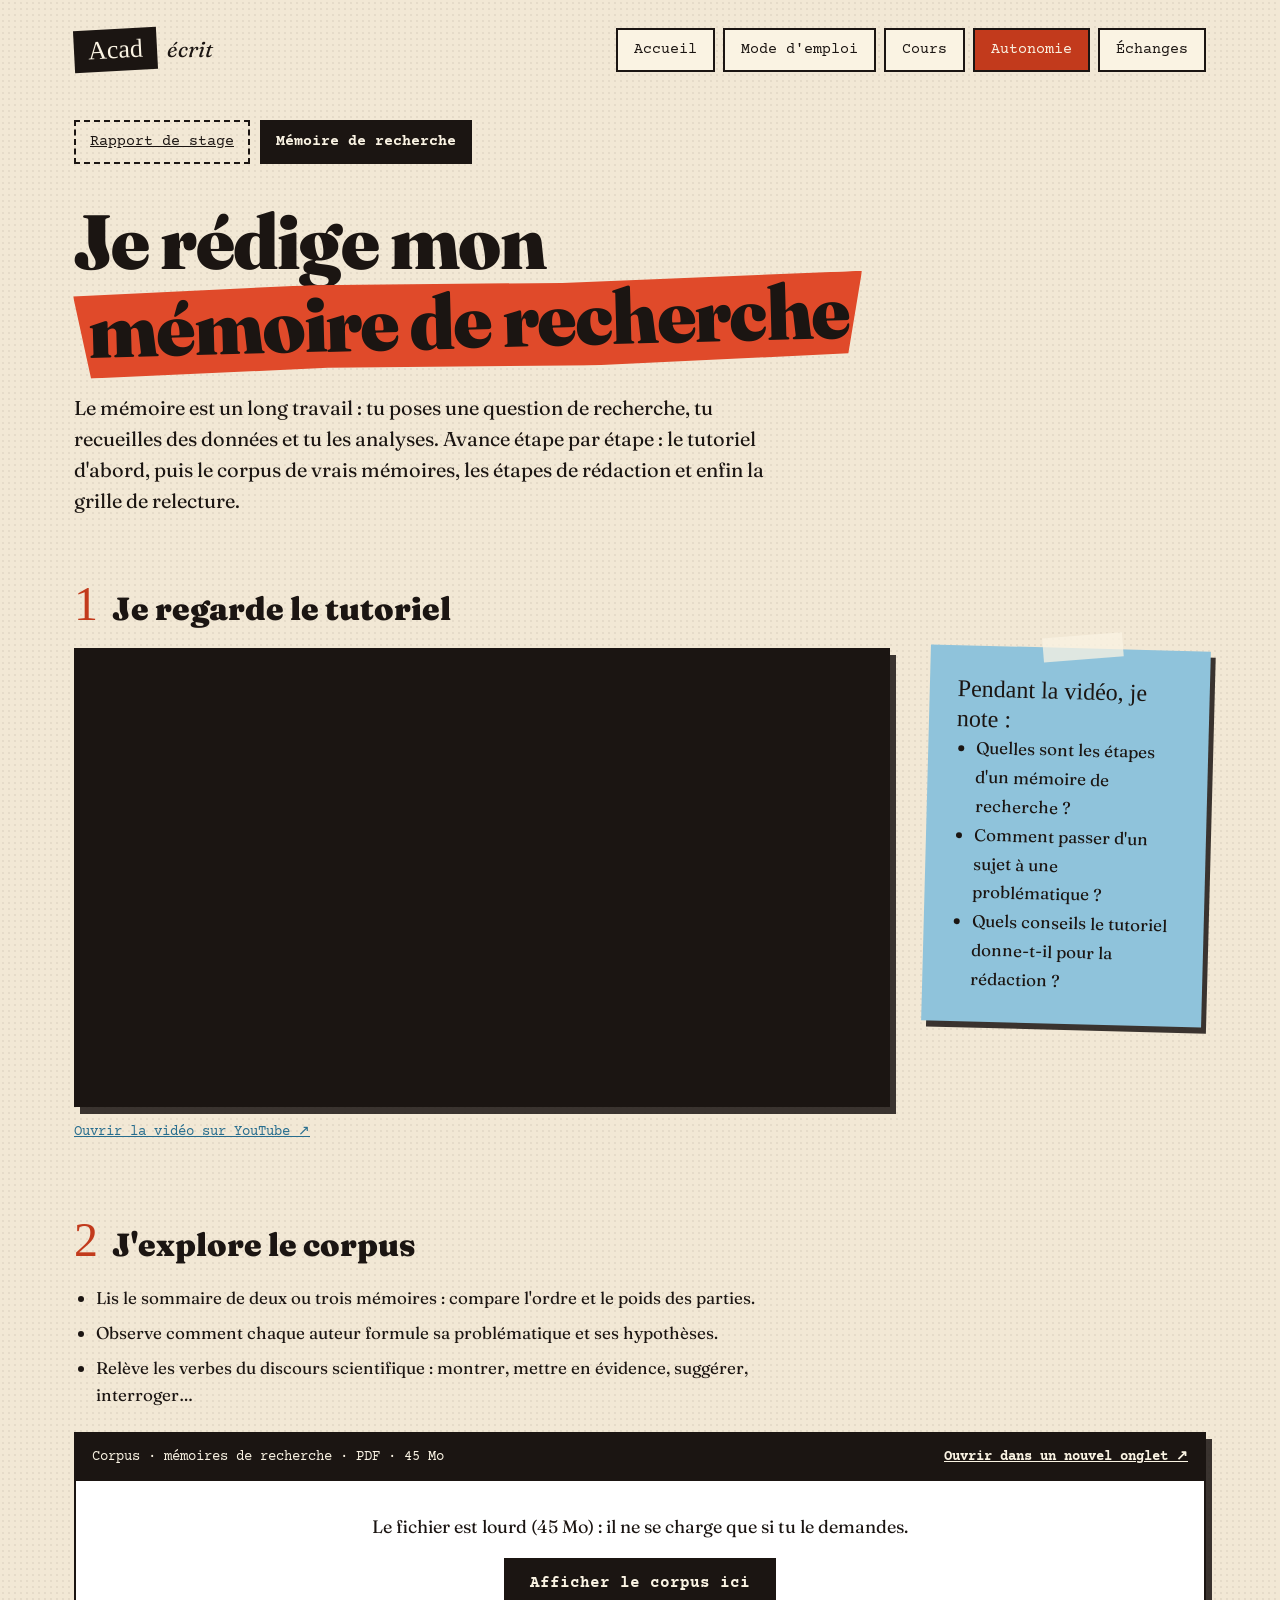
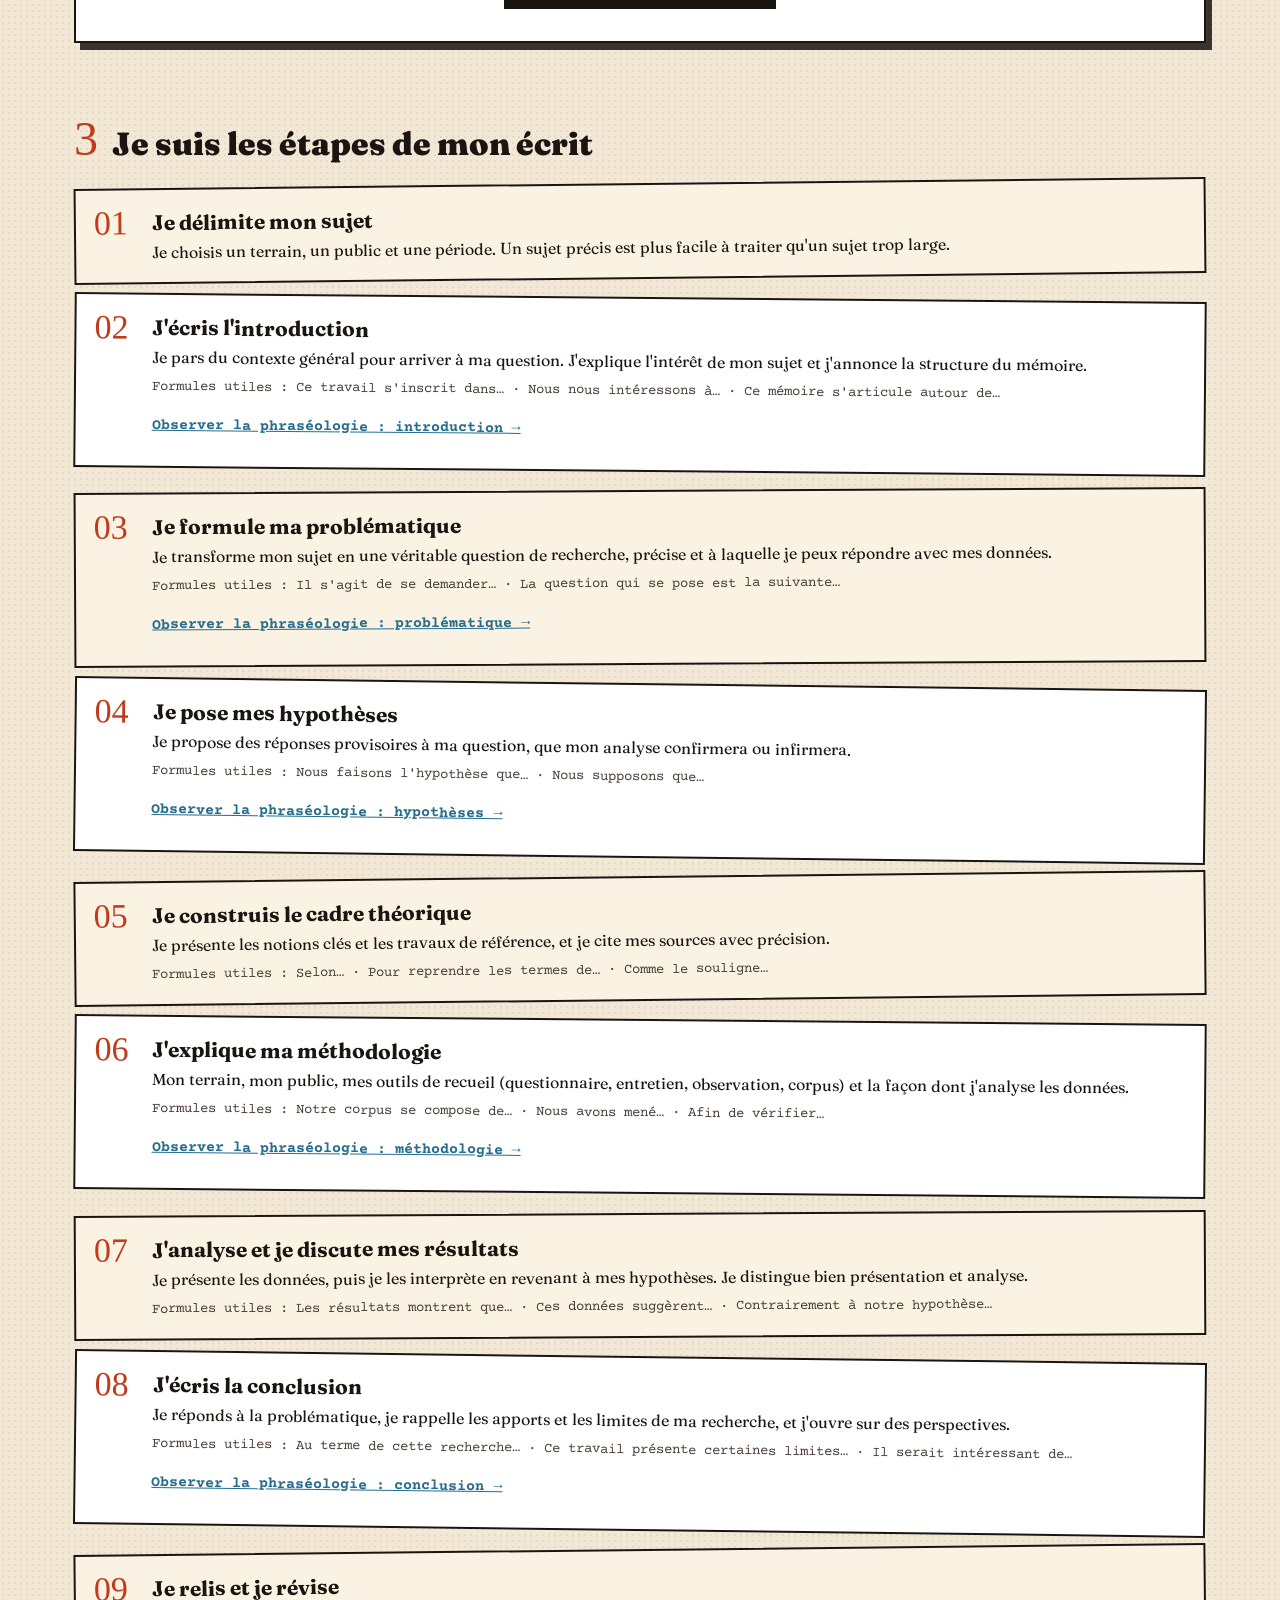
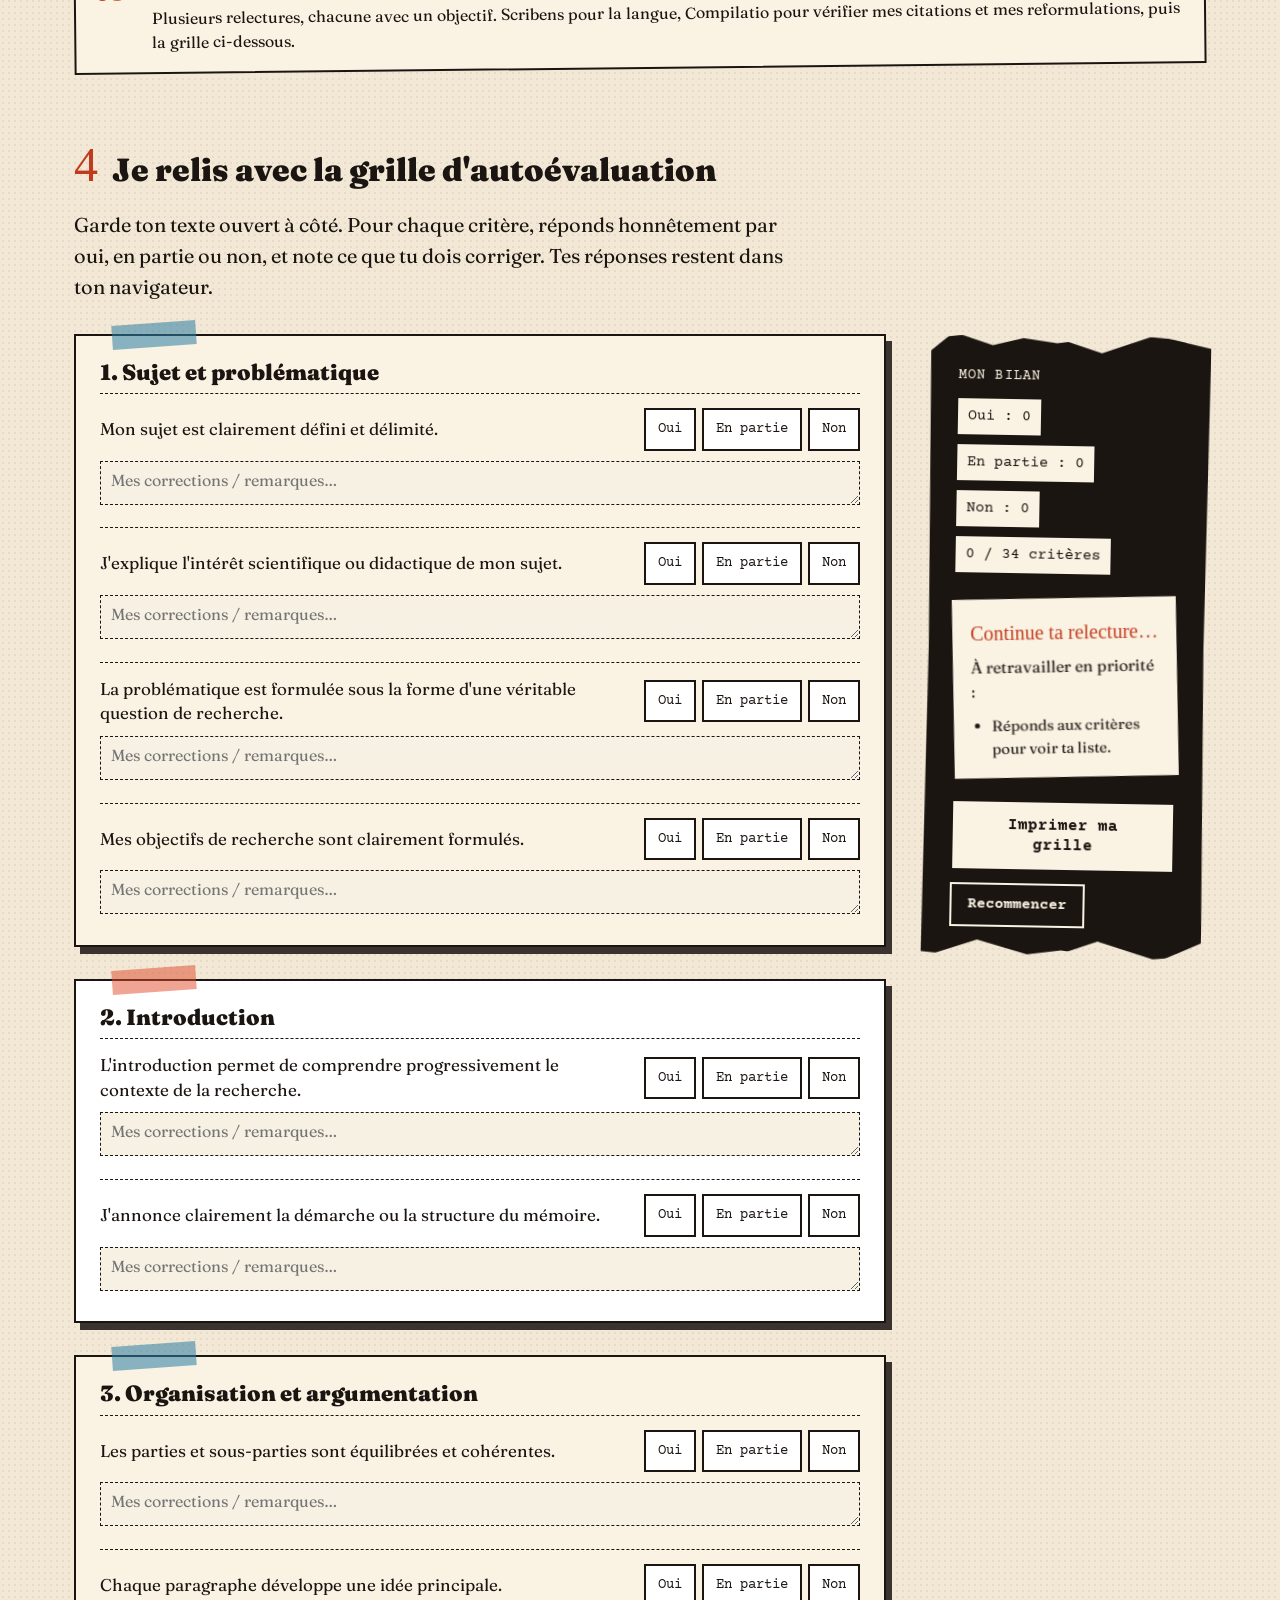
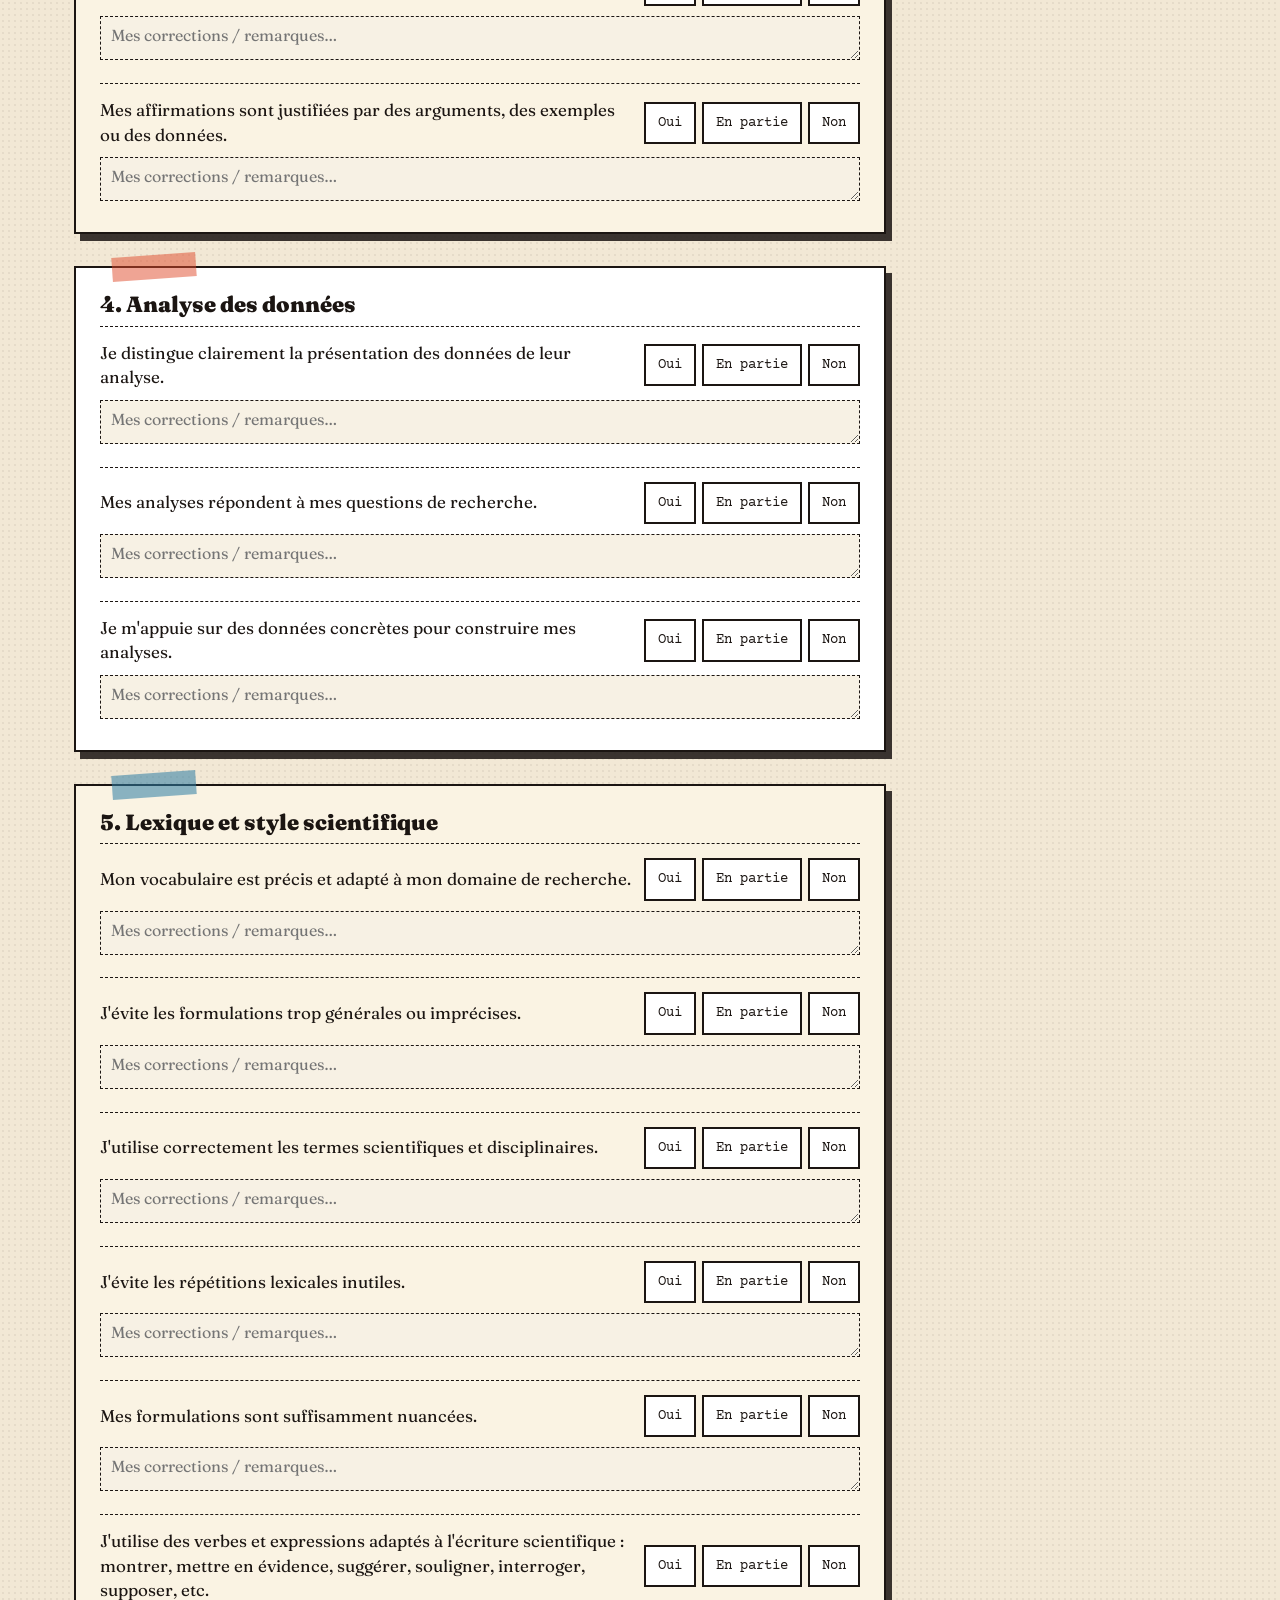
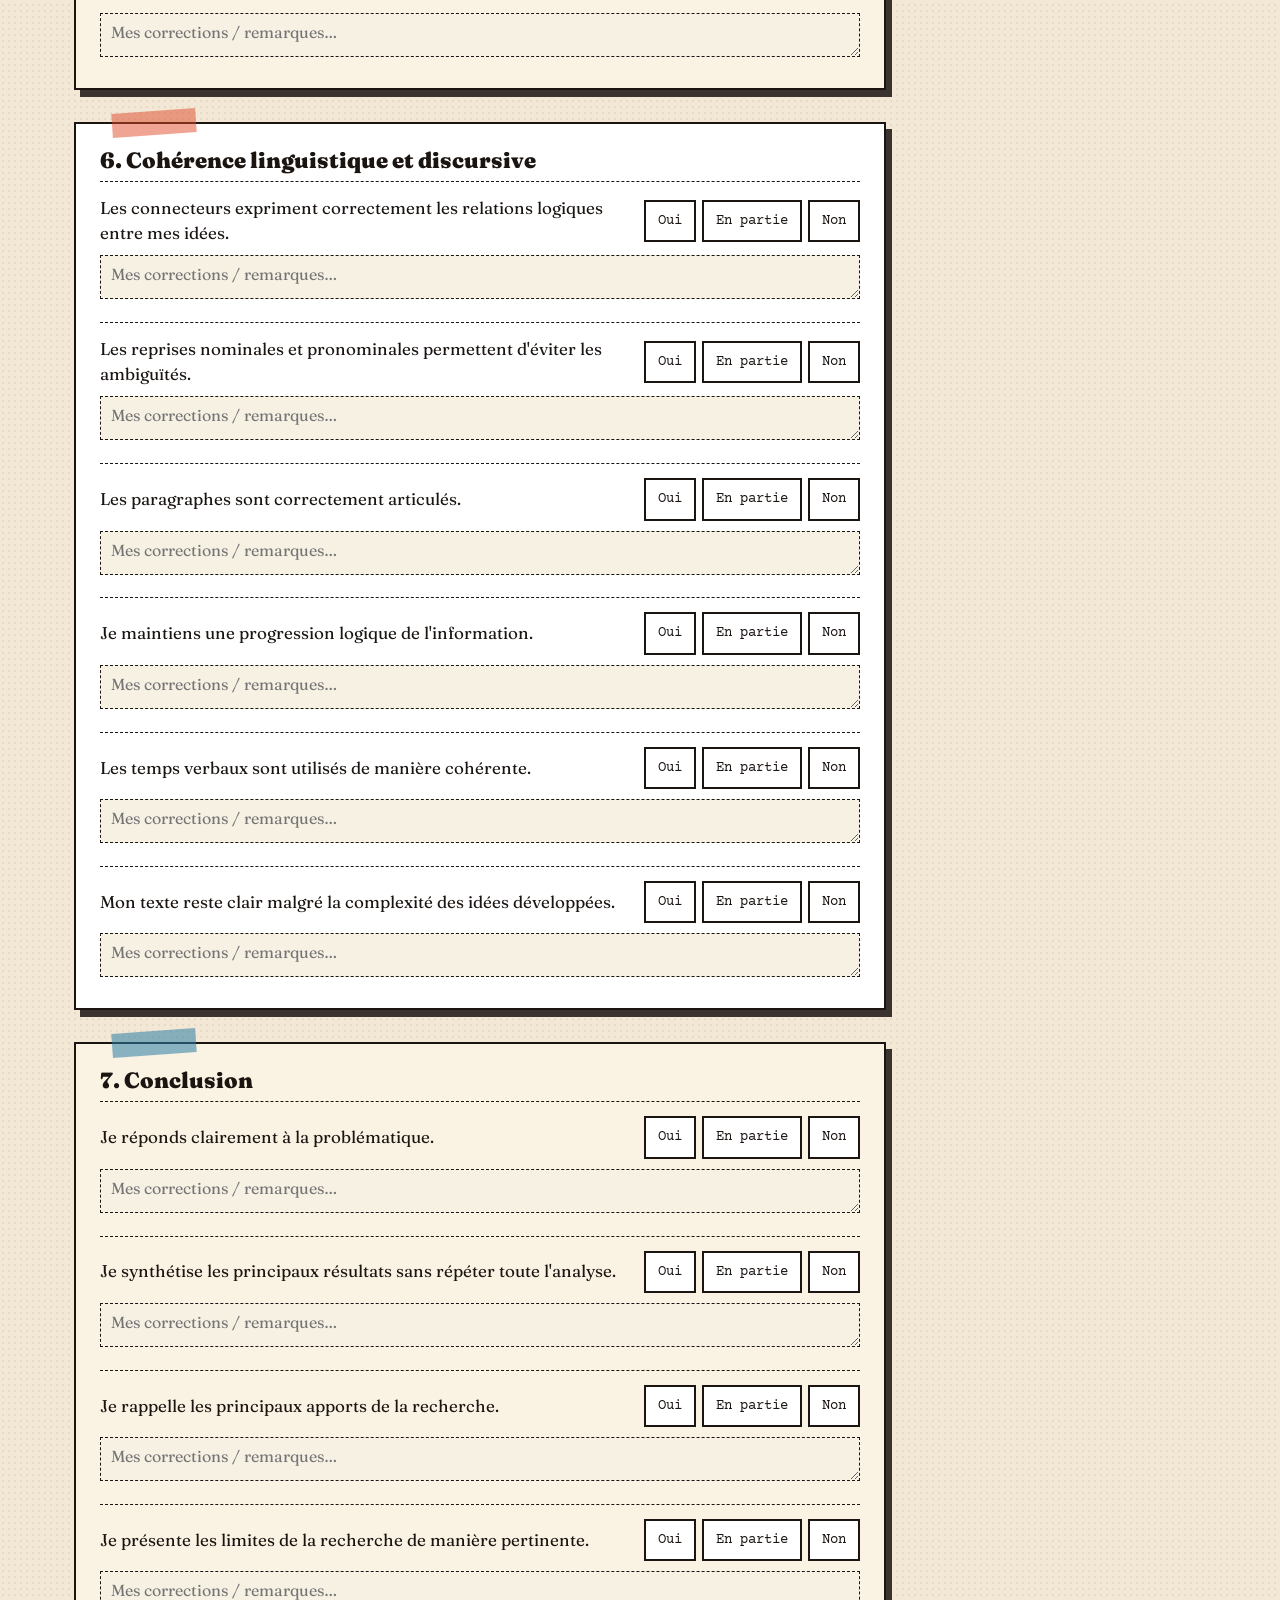
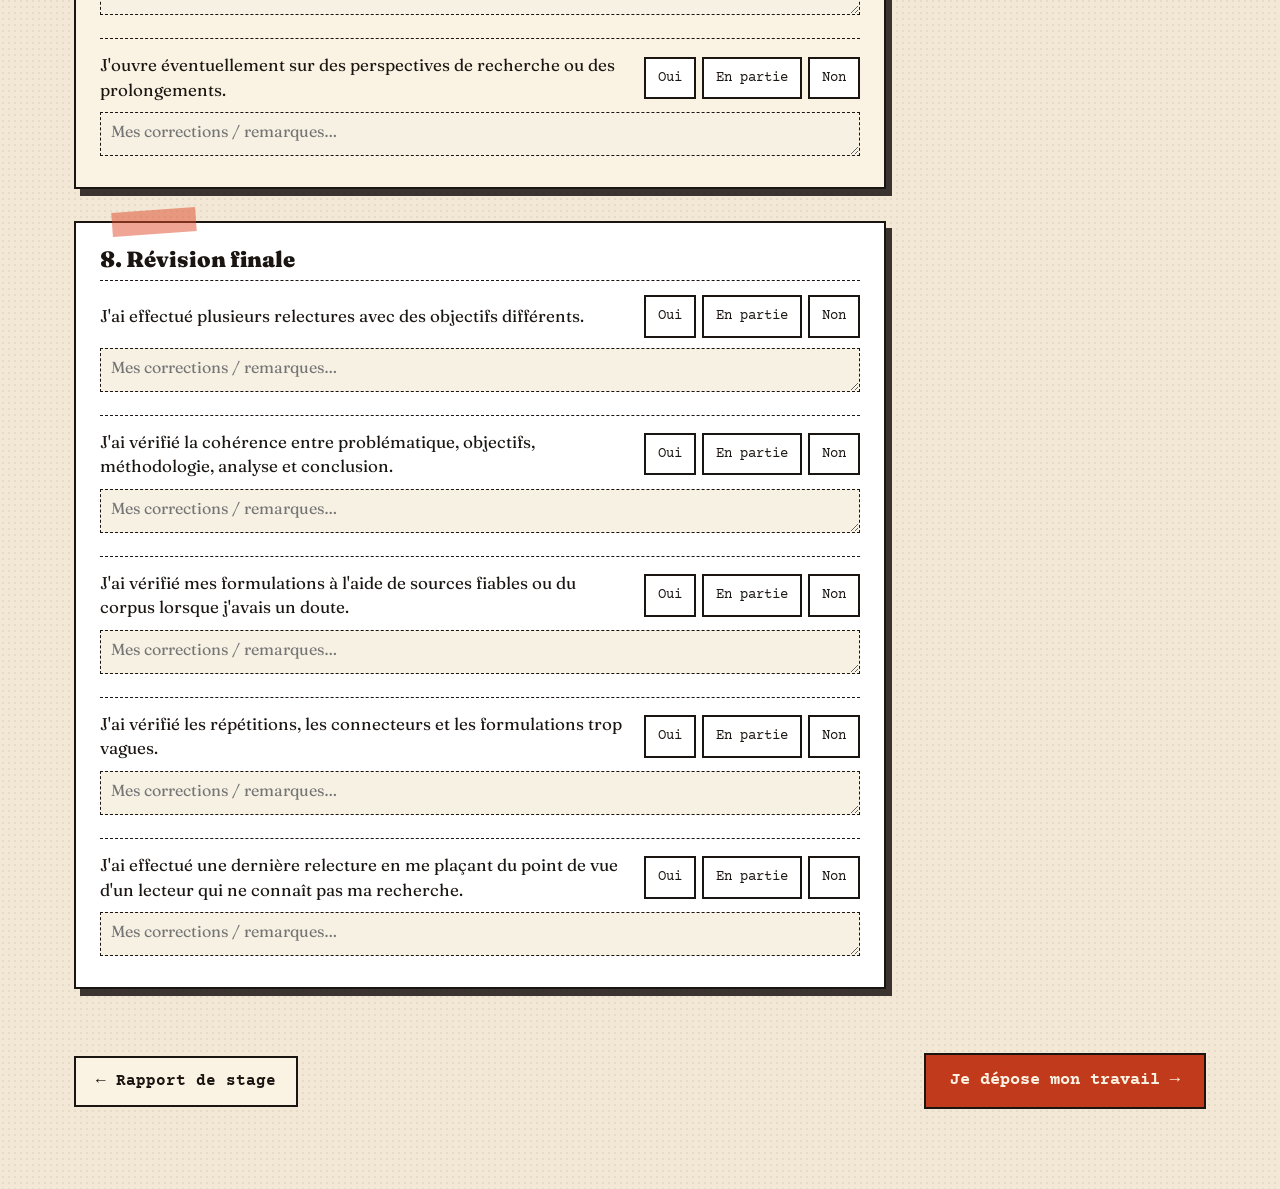
<file: autonomie/memoire.html>
<!doctype html>
<html lang="fr">
<head>
<meta charset="utf-8">
<meta name="viewport" content="width=device-width, initial-scale=1">
<title>Mémoire de recherche · Autonomie · Acadécrit</title>
<meta name="description" content="Rédiger son mémoire de recherche : tutoriel vidéo, corpus de mémoires authentiques, étapes de rédaction et grille d'autoévaluation.">
<link rel="preconnect" href="https://fonts.googleapis.com">
<link rel="preconnect" href="https://fonts.gstatic.com" crossorigin>
<link href="https://fonts.googleapis.com/css2?family=Fraunces:ital,opsz,wght@0,9..144,400;0,9..144,700;0,9..144,900;1,9..144,400;1,9..144,700&amp;family=Permanent+Marker&amp;family=Courier+Prime:wght@400;700&amp;display=swap" rel="stylesheet">
<link rel="stylesheet" href="../assets/css/style.css?v=2026-11-22b">
<script src="../assets/js/autonomie.js" defer></script>
</head>
<body>
<a class="skip-link" href="#contenu">Aller au contenu</a>
<header class="site-header wrap">
<a class="logo" href="../index.html"><span class="logo-mark">Acad</span><span class="logo-text">écrit</span><span class="visually-hidden"> · accueil</span></a>
<nav class="menu" aria-label="Menu principal">
<a class="tab" href="../index.html">Accueil</a>
<a class="tab" href="../mode-emploi.html">Mode d'emploi</a>
<a class="tab" href="../synthese/texte1.html">Cours</a>
<a class="tab" href="../autonomie/rapport-stage.html" aria-current="true">Autonomie</a>
<a class="tab" href="../echanges.html">Échanges</a>
</nav>
</header>
<main id="contenu" class="wrap page">
<nav class="steps" aria-label="Les deux écrits">
<a href="rapport-stage.html">Rapport de stage</a>
<span aria-current="page">Mémoire de recherche</span>
</nav>
<h1 class="page-title">Je rédige mon <span class="patch patch--red">mémoire de recherche</span></h1>
<p class="lead">Le mémoire est un long travail : tu poses une question de recherche, tu recueilles des données et tu les analyses. Avance étape par étape : le tutoriel d'abord, puis le corpus de vrais mémoires, les étapes de rédaction et enfin la grille de relecture.</p>

<section aria-labelledby="t-tuto" style="margin-top:64px">
<div class="step-head"><span class="n" aria-hidden="true">1</span><h2 id="t-tuto">Je regarde le tutoriel</h2></div>
<div class="row" style="gap:36px">
<div class="col-main">
<div class="video-frame">
<iframe src="https://www.youtube-nocookie.com/embed/zXJjMwpX4C8" title="Tutoriel : rédiger un mémoire de recherche" loading="lazy" allow="accelerometer; clipboard-write; encrypted-media; gyroscope; picture-in-picture; web-share" referrerpolicy="strict-origin-when-cross-origin" allowfullscreen></iframe>
</div>
<p class="small-note" style="margin-top:14px"><a href="https://www.youtube.com/watch?v=zXJjMwpX4C8" target="_blank" rel="noopener">Ouvrir la vidéo sur YouTube ↗<span class="visually-hidden"> (nouvel onglet)</span></a></p>
</div>
<div class="postit col-side" style="--r:1.5deg">
<span class="tape tape--cream" style="--x:40%" aria-hidden="true"></span>
<p class="postit-title">Pendant la vidéo, je note :</p>
<ul><li>Quelles sont les étapes d'un mémoire de recherche ?</li><li>Comment passer d'un sujet à une problématique ?</li><li>Quels conseils le tutoriel donne-t-il pour la rédaction ?</li></ul>
</div>
</div>
</section>

<section aria-labelledby="t-corpus" style="margin-top:72px">
<div class="step-head"><span class="n" aria-hidden="true">2</span><h2 id="t-corpus">J'explore le corpus</h2></div>
<ul class="home-list" style="max-width:44em;margin-bottom:24px"><li>Lis le sommaire de deux ou trois mémoires : compare l'ordre et le poids des parties.</li><li>Observe comment chaque auteur formule sa problématique et ses hypothèses.</li><li>Relève les verbes du discours scientifique : montrer, mettre en évidence, suggérer, interroger…</li></ul>
<div class="corpus-box" data-corpus="../assets/corpus/memoires-de-recherche.pdf" data-corpus-title="Corpus · mémoires de recherche">
<div class="corpus-head"><span>Corpus · mémoires de recherche · PDF · 45 Mo</span><a href="../assets/corpus/memoires-de-recherche.pdf" target="_blank" rel="noopener">Ouvrir dans un nouvel onglet ↗</a></div>
<div data-corpus-slot class="corpus-placeholder">
<p style="margin:0 0 16px">Le fichier est lourd (45 Mo) : il ne se charge que si tu le demandes.</p>
<button type="button" class="btn" data-corpus-load>Afficher le corpus ici</button>
</div>
</div>
</section>

<section aria-labelledby="t-etapes" style="margin-top:72px">
<div class="step-head"><span class="n" aria-hidden="true">3</span><h2 id="t-etapes">Je suis les étapes de mon écrit</h2></div>
<ol class="etapes-ecrit">
<li style="--r:-.6deg"><h3>Je délimite mon sujet</h3><p>Je choisis un terrain, un public et une période. Un sujet précis est plus facile à traiter qu'un sujet trop large.</p></li>
<li style="--r:.5deg"><h3>J'écris l'introduction</h3><p>Je pars du contexte général pour arriver à ma question. J'explique l'intérêt de mon sujet et j'annonce la structure du mémoire.</p><p class="formules">Formules utiles : Ce travail s'inscrit dans… · Nous nous intéressons à… · Ce mémoire s'articule autour de…</p><p class="card-links"><a href="../phraseologie/introduction.html">Observer la phraséologie : introduction →</a></p></li>
<li style="--r:-.3deg"><h3>Je formule ma problématique</h3><p>Je transforme mon sujet en une véritable question de recherche, précise et à laquelle je peux répondre avec mes données.</p><p class="formules">Formules utiles : Il s'agit de se demander… · La question qui se pose est la suivante…</p><p class="card-links"><a href="../phraseologie/problematique.html">Observer la phraséologie : problématique →</a></p></li>
<li style="--r:.7deg"><h3>Je pose mes hypothèses</h3><p>Je propose des réponses provisoires à ma question, que mon analyse confirmera ou infirmera.</p><p class="formules">Formules utiles : Nous faisons l'hypothèse que… · Nous supposons que…</p><p class="card-links"><a href="../phraseologie/hypotheses.html">Observer la phraséologie : hypothèses →</a></p></li>
<li style="--r:-.6deg"><h3>Je construis le cadre théorique</h3><p>Je présente les notions clés et les travaux de référence, et je cite mes sources avec précision.</p><p class="formules">Formules utiles : Selon… · Pour reprendre les termes de… · Comme le souligne…</p></li>
<li style="--r:.5deg"><h3>J'explique ma méthodologie</h3><p>Mon terrain, mon public, mes outils de recueil (questionnaire, entretien, observation, corpus) et la façon dont j'analyse les données.</p><p class="formules">Formules utiles : Notre corpus se compose de… · Nous avons mené… · Afin de vérifier…</p><p class="card-links"><a href="../phraseologie/methodologie.html">Observer la phraséologie : méthodologie →</a></p></li>
<li style="--r:-.3deg"><h3>J'analyse et je discute mes résultats</h3><p>Je présente les données, puis je les interprète en revenant à mes hypothèses. Je distingue bien présentation et analyse.</p><p class="formules">Formules utiles : Les résultats montrent que… · Ces données suggèrent… · Contrairement à notre hypothèse…</p></li>
<li style="--r:.7deg"><h3>J'écris la conclusion</h3><p>Je réponds à la problématique, je rappelle les apports et les limites de ma recherche, et j'ouvre sur des perspectives.</p><p class="formules">Formules utiles : Au terme de cette recherche… · Ce travail présente certaines limites… · Il serait intéressant de…</p><p class="card-links"><a href="../phraseologie/conclusion.html">Observer la phraséologie : conclusion →</a></p></li>
<li style="--r:-.6deg"><h3>Je relis et je révise</h3><p>Plusieurs relectures, chacune avec un objectif. Scribens pour la langue, Compilatio pour vérifier mes citations et mes reformulations, puis la grille ci-dessous.</p></li>
</ol>
</section>

<section aria-labelledby="t-grille" style="margin-top:72px">
<div class="step-head"><span class="n" aria-hidden="true">4</span><h2 id="t-grille">Je relis avec la grille d'autoévaluation</h2></div>
<p class="lead" style="margin-top:0">Garde ton texte ouvert à côté. Pour chaque critère, réponds honnêtement par oui, en partie ou non, et note ce que tu dois corriger. Tes réponses restent dans ton navigateur.</p>
<div class="row" style="margin-top:32px" data-autoeval data-src="../data/grille-memoire.json"><p>Chargement de la grille…</p></div>
</section>

<div class="pager">
<a class="tab tab--mid" href="rapport-stage.html">← Rapport de stage</a>
<a class="tab tab--red tab--big" href="../echanges.html">Je dépose mon travail →</a>
</div>
</main>

</body>
</html>
</file>
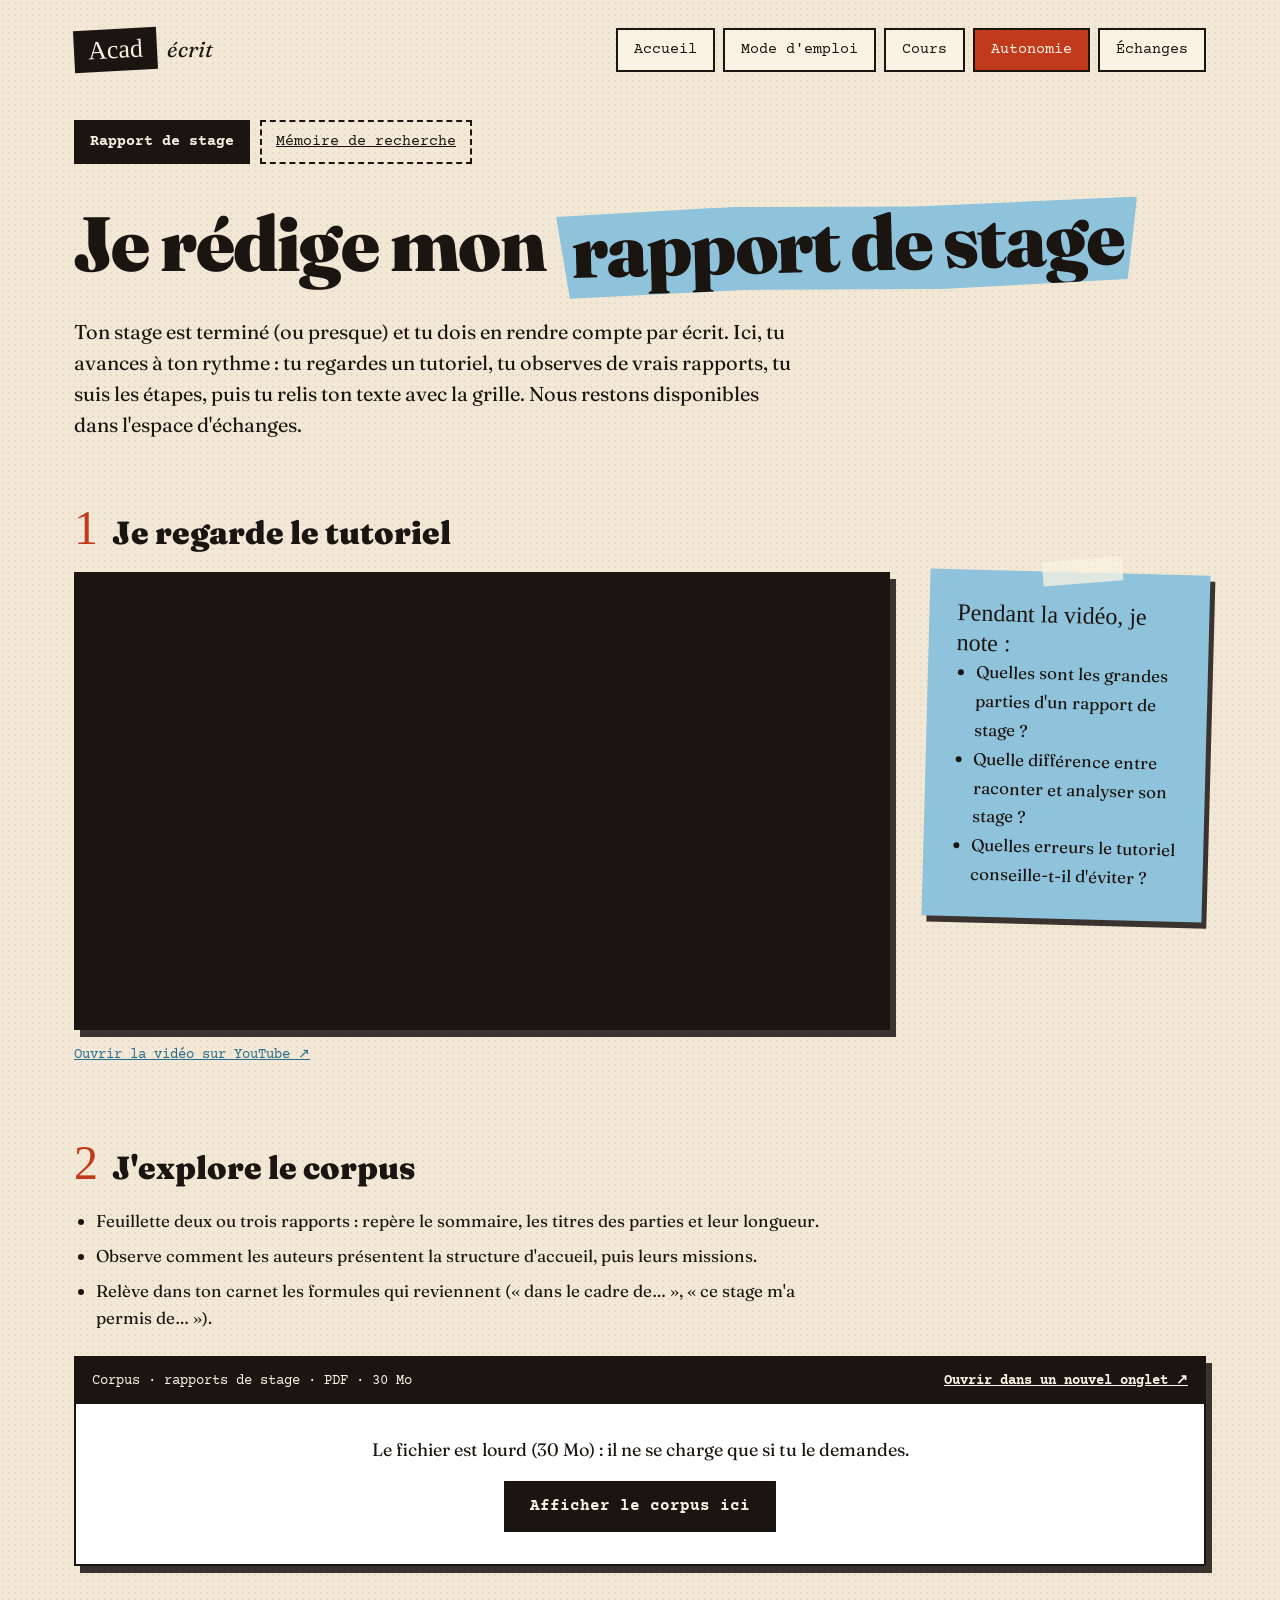
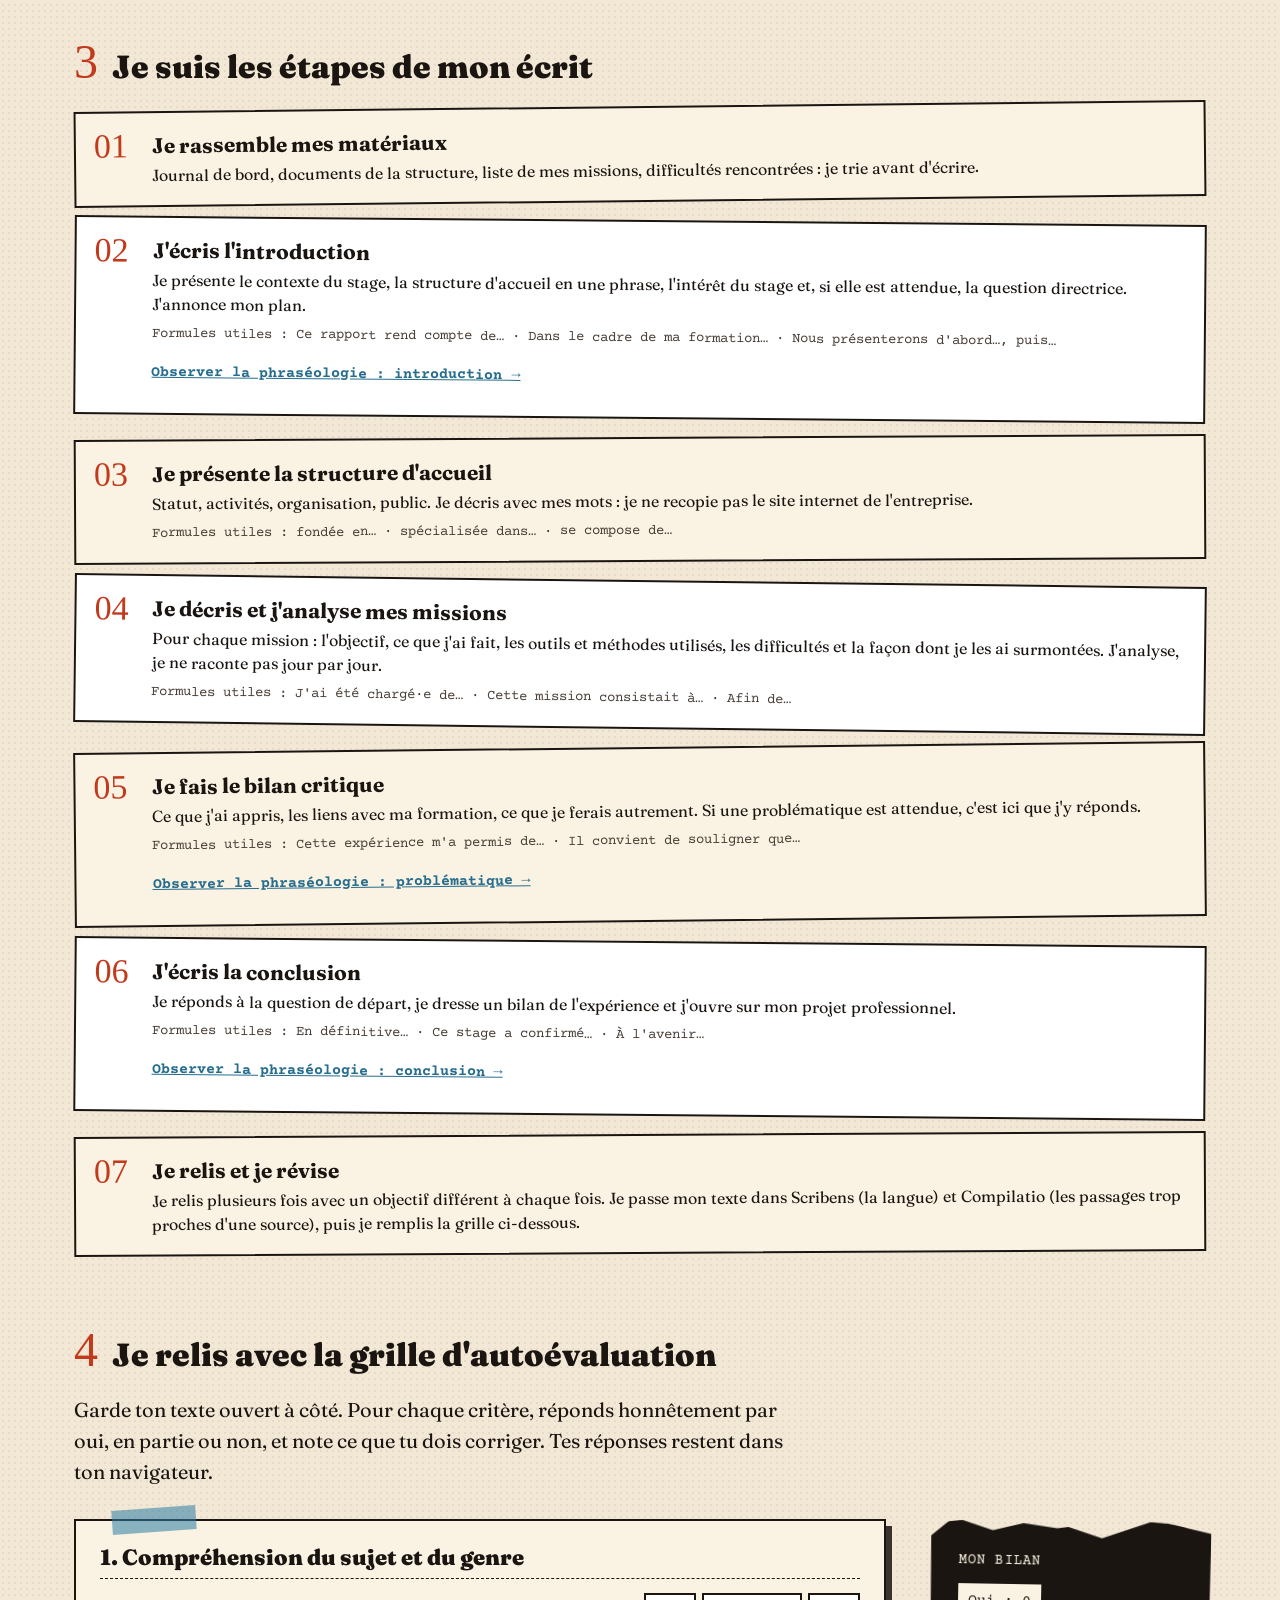
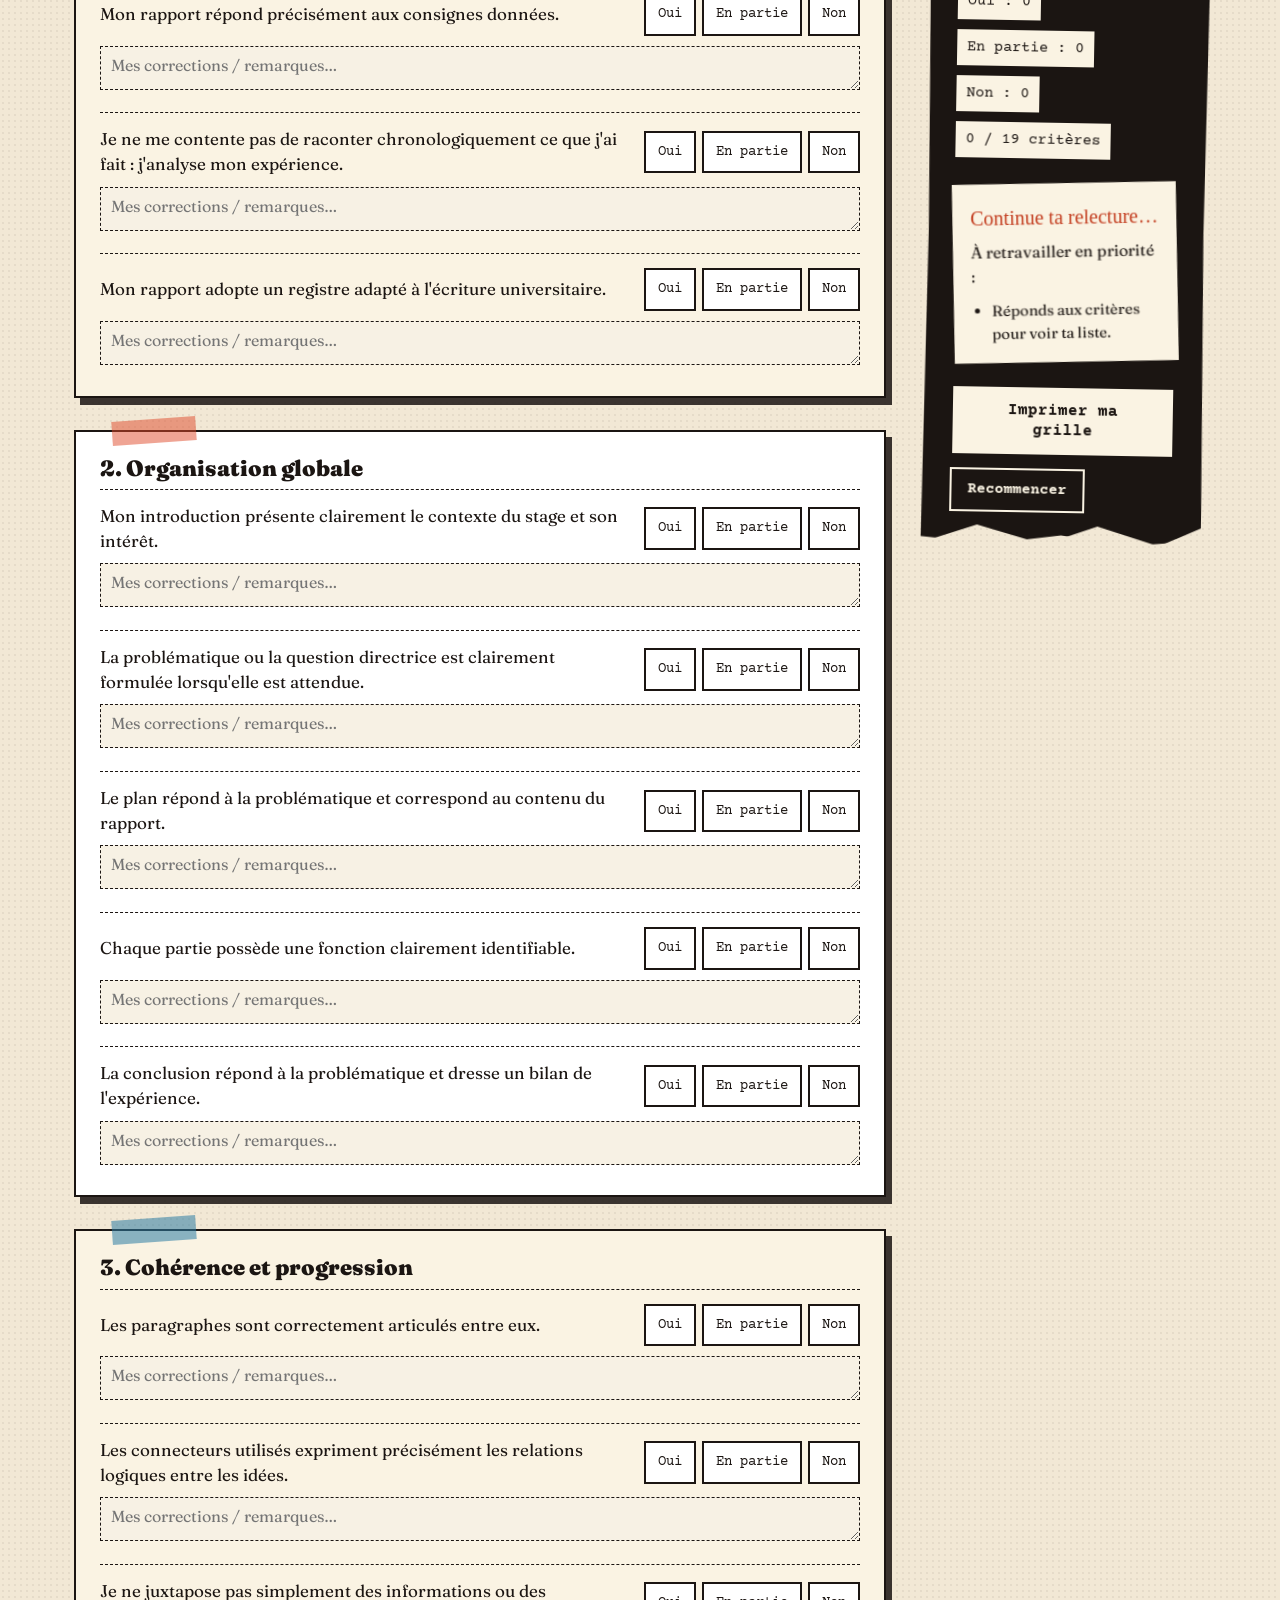
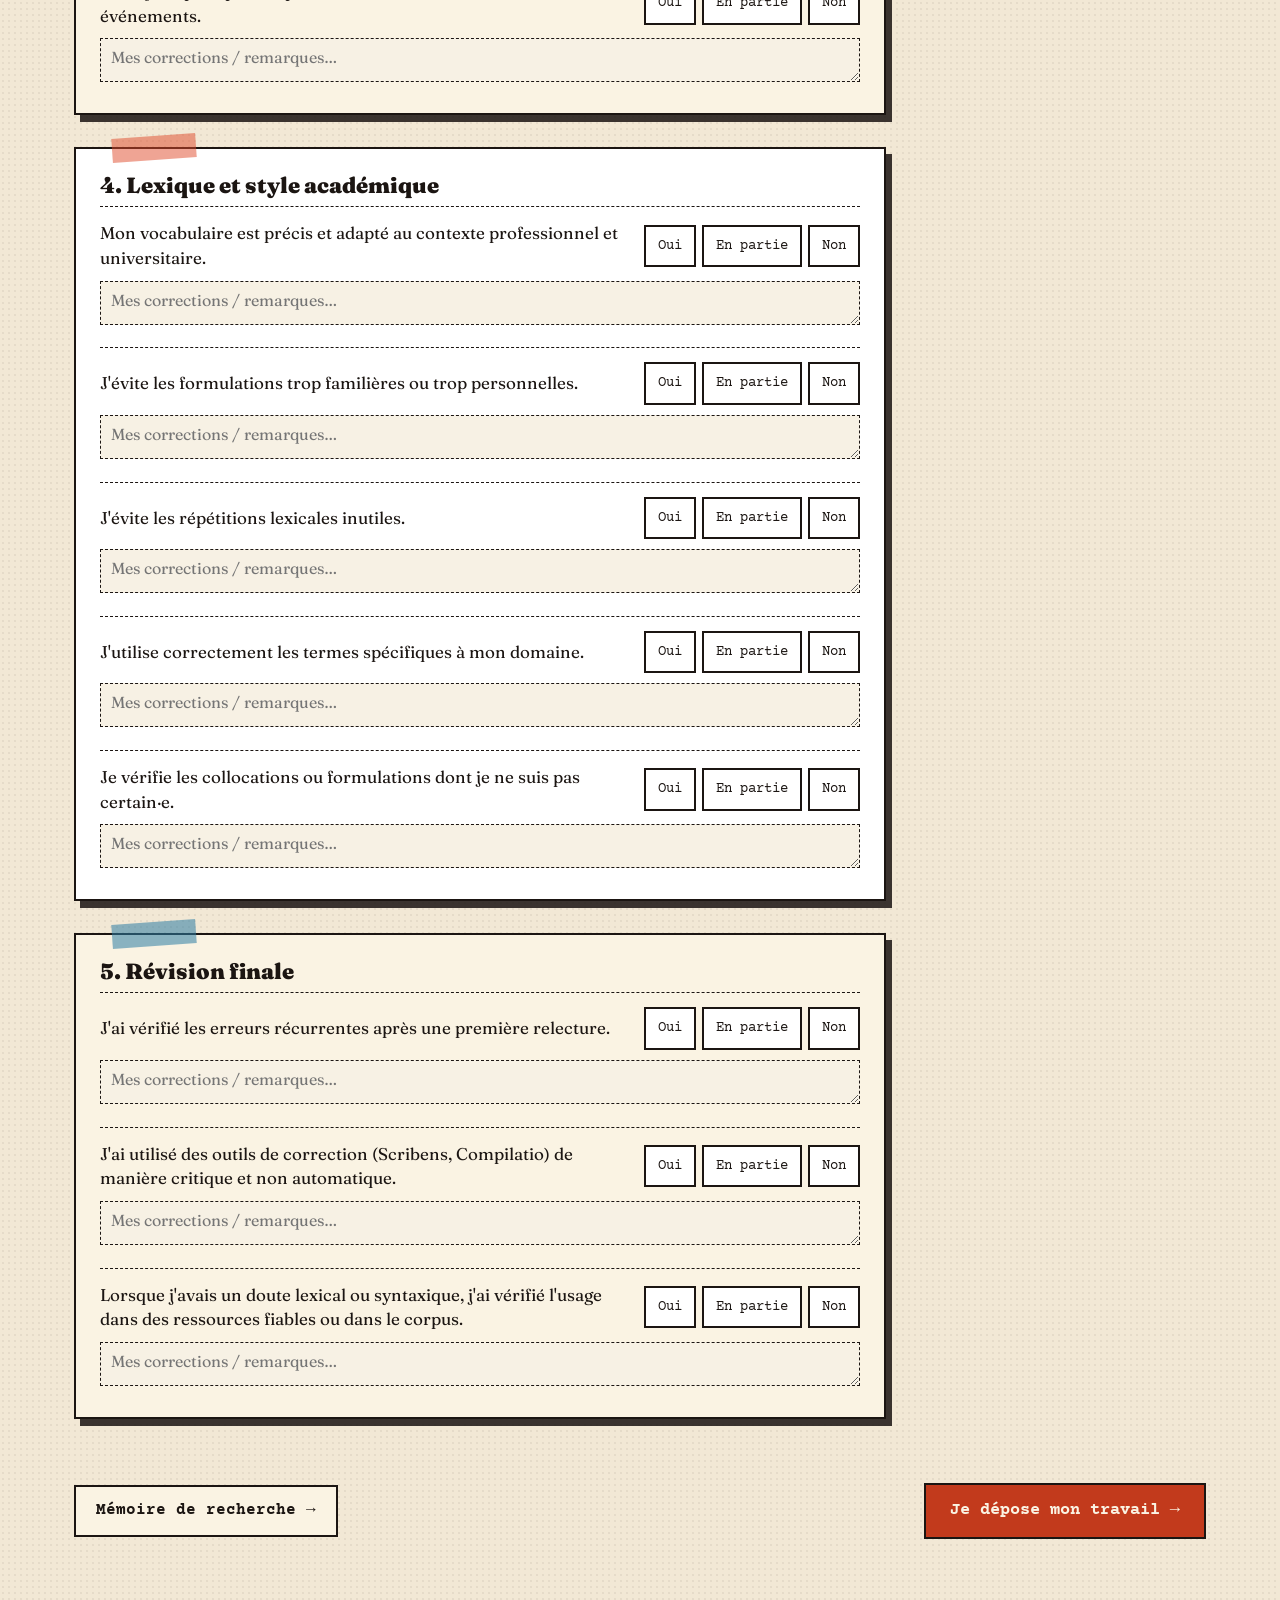
<file: autonomie/rapport-stage.html>
<!doctype html>
<html lang="fr">
<head>
<meta charset="utf-8">
<meta name="viewport" content="width=device-width, initial-scale=1">
<title>Rapport de stage · Autonomie · Acadécrit</title>
<meta name="description" content="Rédiger son rapport de stage : tutoriel vidéo, corpus de rapports authentiques, étapes de rédaction et grille d'autoévaluation.">
<link rel="preconnect" href="https://fonts.googleapis.com">
<link rel="preconnect" href="https://fonts.gstatic.com" crossorigin>
<link href="https://fonts.googleapis.com/css2?family=Fraunces:ital,opsz,wght@0,9..144,400;0,9..144,700;0,9..144,900;1,9..144,400;1,9..144,700&amp;family=Permanent+Marker&amp;family=Courier+Prime:wght@400;700&amp;display=swap" rel="stylesheet">
<link rel="stylesheet" href="../assets/css/style.css?v=2026-11-22b">
<script src="../assets/js/autonomie.js" defer></script>
</head>
<body>
<a class="skip-link" href="#contenu">Aller au contenu</a>
<header class="site-header wrap">
<a class="logo" href="../index.html"><span class="logo-mark">Acad</span><span class="logo-text">écrit</span><span class="visually-hidden"> · accueil</span></a>
<nav class="menu" aria-label="Menu principal">
<a class="tab" href="../index.html">Accueil</a>
<a class="tab" href="../mode-emploi.html">Mode d'emploi</a>
<a class="tab" href="../synthese/texte1.html">Cours</a>
<a class="tab" href="../autonomie/rapport-stage.html" aria-current="page">Autonomie</a>
<a class="tab" href="../echanges.html">Échanges</a>
</nav>
</header>
<main id="contenu" class="wrap page">
<nav class="steps" aria-label="Les deux écrits">
<span aria-current="page">Rapport de stage</span>
<a href="memoire.html">Mémoire de recherche</a>
</nav>
<h1 class="page-title">Je rédige mon <span class="patch patch--sky">rapport de stage</span></h1>
<p class="lead">Ton stage est terminé (ou presque) et tu dois en rendre compte par écrit. Ici, tu avances à ton rythme : tu regardes un tutoriel, tu observes de vrais rapports, tu suis les étapes, puis tu relis ton texte avec la grille. Nous restons disponibles dans l'espace d'échanges.</p>

<section aria-labelledby="t-tuto" style="margin-top:64px">
<div class="step-head"><span class="n" aria-hidden="true">1</span><h2 id="t-tuto">Je regarde le tutoriel</h2></div>
<div class="row" style="gap:36px">
<div class="col-main">
<div class="video-frame">
<iframe src="https://www.youtube-nocookie.com/embed/lxFIGdDYHek" title="Tutoriel : rédiger un rapport de stage" loading="lazy" allow="accelerometer; clipboard-write; encrypted-media; gyroscope; picture-in-picture; web-share" referrerpolicy="strict-origin-when-cross-origin" allowfullscreen></iframe>
</div>
<p class="small-note" style="margin-top:14px"><a href="https://www.youtube.com/watch?v=lxFIGdDYHek" target="_blank" rel="noopener">Ouvrir la vidéo sur YouTube ↗<span class="visually-hidden"> (nouvel onglet)</span></a></p>
</div>
<div class="postit col-side" style="--r:1.5deg">
<span class="tape tape--cream" style="--x:40%" aria-hidden="true"></span>
<p class="postit-title">Pendant la vidéo, je note :</p>
<ul><li>Quelles sont les grandes parties d'un rapport de stage ?</li><li>Quelle différence entre raconter et analyser son stage ?</li><li>Quelles erreurs le tutoriel conseille-t-il d'éviter ?</li></ul>
</div>
</div>
</section>

<section aria-labelledby="t-corpus" style="margin-top:72px">
<div class="step-head"><span class="n" aria-hidden="true">2</span><h2 id="t-corpus">J'explore le corpus</h2></div>
<ul class="home-list" style="max-width:44em;margin-bottom:24px"><li>Feuillette deux ou trois rapports : repère le sommaire, les titres des parties et leur longueur.</li><li>Observe comment les auteurs présentent la structure d'accueil, puis leurs missions.</li><li>Relève dans ton carnet les formules qui reviennent (« dans le cadre de… », « ce stage m'a permis de… »).</li></ul>
<div class="corpus-box" data-corpus="../assets/corpus/rapports-de-stage.pdf" data-corpus-title="Corpus · rapports de stage">
<div class="corpus-head"><span>Corpus · rapports de stage · PDF · 30 Mo</span><a href="../assets/corpus/rapports-de-stage.pdf" target="_blank" rel="noopener">Ouvrir dans un nouvel onglet ↗</a></div>
<div data-corpus-slot class="corpus-placeholder">
<p style="margin:0 0 16px">Le fichier est lourd (30 Mo) : il ne se charge que si tu le demandes.</p>
<button type="button" class="btn" data-corpus-load>Afficher le corpus ici</button>
</div>
</div>
</section>

<section aria-labelledby="t-etapes" style="margin-top:72px">
<div class="step-head"><span class="n" aria-hidden="true">3</span><h2 id="t-etapes">Je suis les étapes de mon écrit</h2></div>
<ol class="etapes-ecrit">
<li style="--r:-.6deg"><h3>Je rassemble mes matériaux</h3><p>Journal de bord, documents de la structure, liste de mes missions, difficultés rencontrées : je trie avant d'écrire.</p></li>
<li style="--r:.5deg"><h3>J'écris l'introduction</h3><p>Je présente le contexte du stage, la structure d'accueil en une phrase, l'intérêt du stage et, si elle est attendue, la question directrice. J'annonce mon plan.</p><p class="formules">Formules utiles : Ce rapport rend compte de… · Dans le cadre de ma formation… · Nous présenterons d'abord…, puis…</p><p class="card-links"><a href="../phraseologie/introduction.html">Observer la phraséologie : introduction →</a></p></li>
<li style="--r:-.3deg"><h3>Je présente la structure d'accueil</h3><p>Statut, activités, organisation, public. Je décris avec mes mots : je ne recopie pas le site internet de l'entreprise.</p><p class="formules">Formules utiles : fondée en… · spécialisée dans… · se compose de…</p></li>
<li style="--r:.7deg"><h3>Je décris et j'analyse mes missions</h3><p>Pour chaque mission : l'objectif, ce que j'ai fait, les outils et méthodes utilisés, les difficultés et la façon dont je les ai surmontées. J'analyse, je ne raconte pas jour par jour.</p><p class="formules">Formules utiles : J'ai été chargé·e de… · Cette mission consistait à… · Afin de…</p></li>
<li style="--r:-.6deg"><h3>Je fais le bilan critique</h3><p>Ce que j'ai appris, les liens avec ma formation, ce que je ferais autrement. Si une problématique est attendue, c'est ici que j'y réponds.</p><p class="formules">Formules utiles : Cette expérience m'a permis de… · Il convient de souligner que…</p><p class="card-links"><a href="../phraseologie/problematique.html">Observer la phraséologie : problématique →</a></p></li>
<li style="--r:.5deg"><h3>J'écris la conclusion</h3><p>Je réponds à la question de départ, je dresse un bilan de l'expérience et j'ouvre sur mon projet professionnel.</p><p class="formules">Formules utiles : En définitive… · Ce stage a confirmé… · À l'avenir…</p><p class="card-links"><a href="../phraseologie/conclusion.html">Observer la phraséologie : conclusion →</a></p></li>
<li style="--r:-.3deg"><h3>Je relis et je révise</h3><p>Je relis plusieurs fois avec un objectif différent à chaque fois. Je passe mon texte dans Scribens (la langue) et Compilatio (les passages trop proches d'une source), puis je remplis la grille ci-dessous.</p></li>
</ol>
</section>

<section aria-labelledby="t-grille" style="margin-top:72px">
<div class="step-head"><span class="n" aria-hidden="true">4</span><h2 id="t-grille">Je relis avec la grille d'autoévaluation</h2></div>
<p class="lead" style="margin-top:0">Garde ton texte ouvert à côté. Pour chaque critère, réponds honnêtement par oui, en partie ou non, et note ce que tu dois corriger. Tes réponses restent dans ton navigateur.</p>
<div class="row" style="margin-top:32px" data-autoeval data-src="../data/grille-rapport.json"><p>Chargement de la grille…</p></div>
</section>

<div class="pager">
<a class="tab tab--mid" href="memoire.html">Mémoire de recherche →</a>
<a class="tab tab--red tab--big" href="../echanges.html">Je dépose mon travail →</a>
</div>
</main>

</body>
</html>
</file>
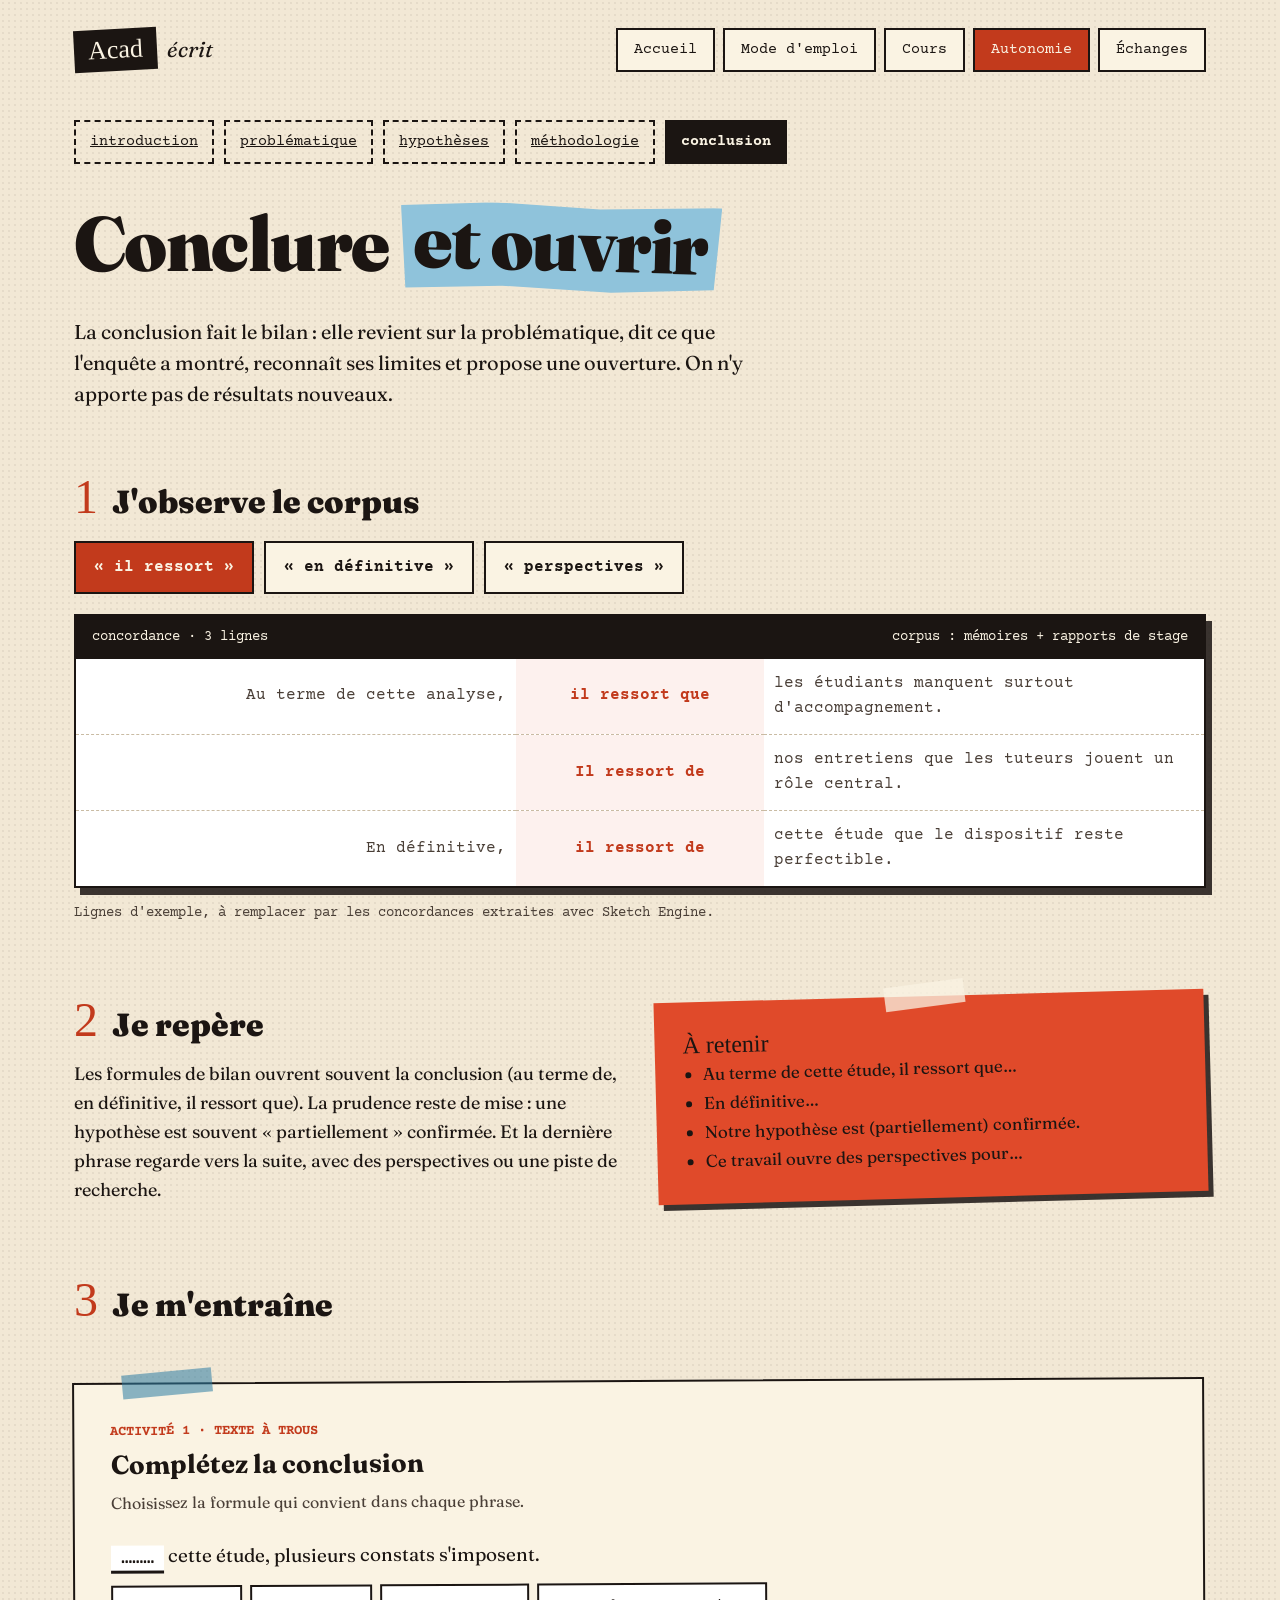
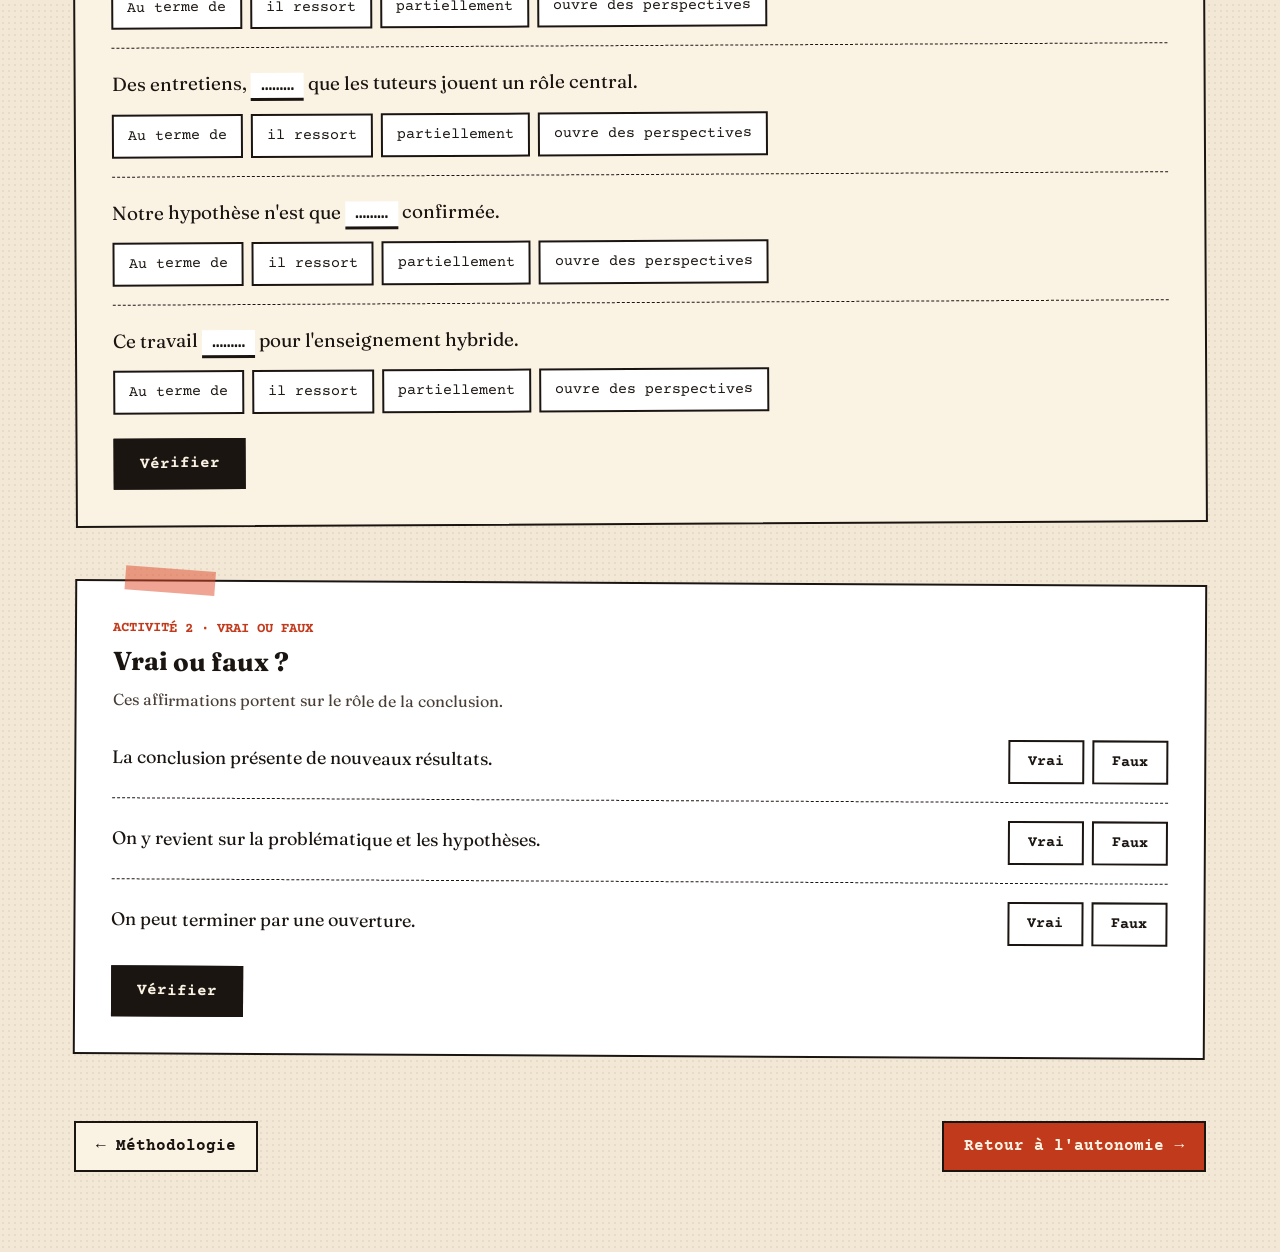
<file: phraseologie/conclusion.html>
<!doctype html>
<html lang="fr">
<head>
<meta charset="utf-8">
<meta name="viewport" content="width=device-width, initial-scale=1">
<title>Phraséologie · Conclusion · Acadécrit</title>
<meta name="description" content="Les formules récurrentes de la partie « conclusion » du mémoire et du rapport de stage, observées dans un corpus.">
<link rel="preconnect" href="https://fonts.googleapis.com">
<link rel="preconnect" href="https://fonts.gstatic.com" crossorigin>
<link href="https://fonts.googleapis.com/css2?family=Fraunces:ital,opsz,wght@0,9..144,400;0,9..144,700;0,9..144,900;1,9..144,400;1,9..144,700&amp;family=Permanent+Marker&amp;family=Courier+Prime:wght@400;700&amp;display=swap" rel="stylesheet">
<link rel="stylesheet" href="../assets/css/style.css?v=2026-11-22b">
<script src="../assets/js/activites.js" defer></script>
<script src="../assets/js/souligner.js" defer></script>
<script src="../assets/js/concordance.js" defer></script>
</head>
<body>
<a class="skip-link" href="#contenu">Aller au contenu</a>
<header class="site-header wrap">
<a class="logo" href="../index.html"><span class="logo-mark">Acad</span><span class="logo-text">écrit</span><span class="visually-hidden"> · accueil</span></a>
<nav class="menu" aria-label="Menu principal">
<a class="tab" href="../index.html">Accueil</a>
<a class="tab" href="../mode-emploi.html">Mode d'emploi</a>
<a class="tab" href="../synthese/texte1.html">Cours</a>
<a class="tab" href="../autonomie/rapport-stage.html" aria-current="true">Autonomie</a>
<a class="tab" href="../echanges.html">Échanges</a>
</nav>
</header>
<main id="contenu" class="wrap page">
<nav class="steps" aria-label="Parties du mémoire">
<a href="introduction.html">introduction</a>
<a href="problematique.html">problématique</a>
<a href="hypotheses.html">hypothèses</a>
<a href="methodologie.html">méthodologie</a>
<span aria-current="page">conclusion</span>
</nav>
<h1 class="page-title">Conclure <span class="patch patch--sky patch--tilt">et ouvrir</span></h1>
<p class="lead">La conclusion fait le bilan : elle revient sur la problématique, dit ce que l'enquête a montré, reconnaît ses limites et propose une ouverture. On n'y apporte pas de résultats nouveaux.</p>

<section aria-labelledby="t-obs" style="margin-top:64px">
<div class="step-head"><span class="n" aria-hidden="true">1</span><h2 id="t-obs">J'observe le corpus</h2></div>
<div class="concordance" data-src="../data/phraseo-conclusion.json"><p>Chargement des concordances…</p></div>
<p class="small-note">Lignes d'exemple, à remplacer par les concordances extraites avec Sketch Engine.</p>
</section>

<section class="row" aria-labelledby="t-rep" style="margin-top:72px;gap:32px">
<div style="flex:1 1 360px">
<div class="step-head" style="margin-bottom:16px"><span class="n" aria-hidden="true">2</span><h2 id="t-rep">Je repère</h2></div>
<p class="repere-text" data-repere></p>
</div>
<div class="postit postit--red" style="flex:1 1 360px;--r:-1.5deg">
<span class="tape tape--cream" style="--x:42%" aria-hidden="true"></span>
<p class="postit-title" id="t-retenir">À retenir</p>
<ul data-retenir aria-labelledby="t-retenir"></ul>
</div>
</section>

<section aria-labelledby="t-ent" style="margin-top:72px">
<div class="step-head" style="margin-bottom:0"><span class="n" aria-hidden="true">3</span><h2 id="t-ent">Je m'entraîne</h2></div>
<div class="activites" data-src="../data/phraseo-conclusion.json"></div>
</section>

<nav class="pager" aria-label="Pages voisines">
<a class="tab tab--mid" href="methodologie.html">← Méthodologie</a>
<a class="tab tab--red tab--mid" href="../autonomie/memoire.html">Retour à l'autonomie →</a>
</nav>
</main>

</body>
</html>
</file>
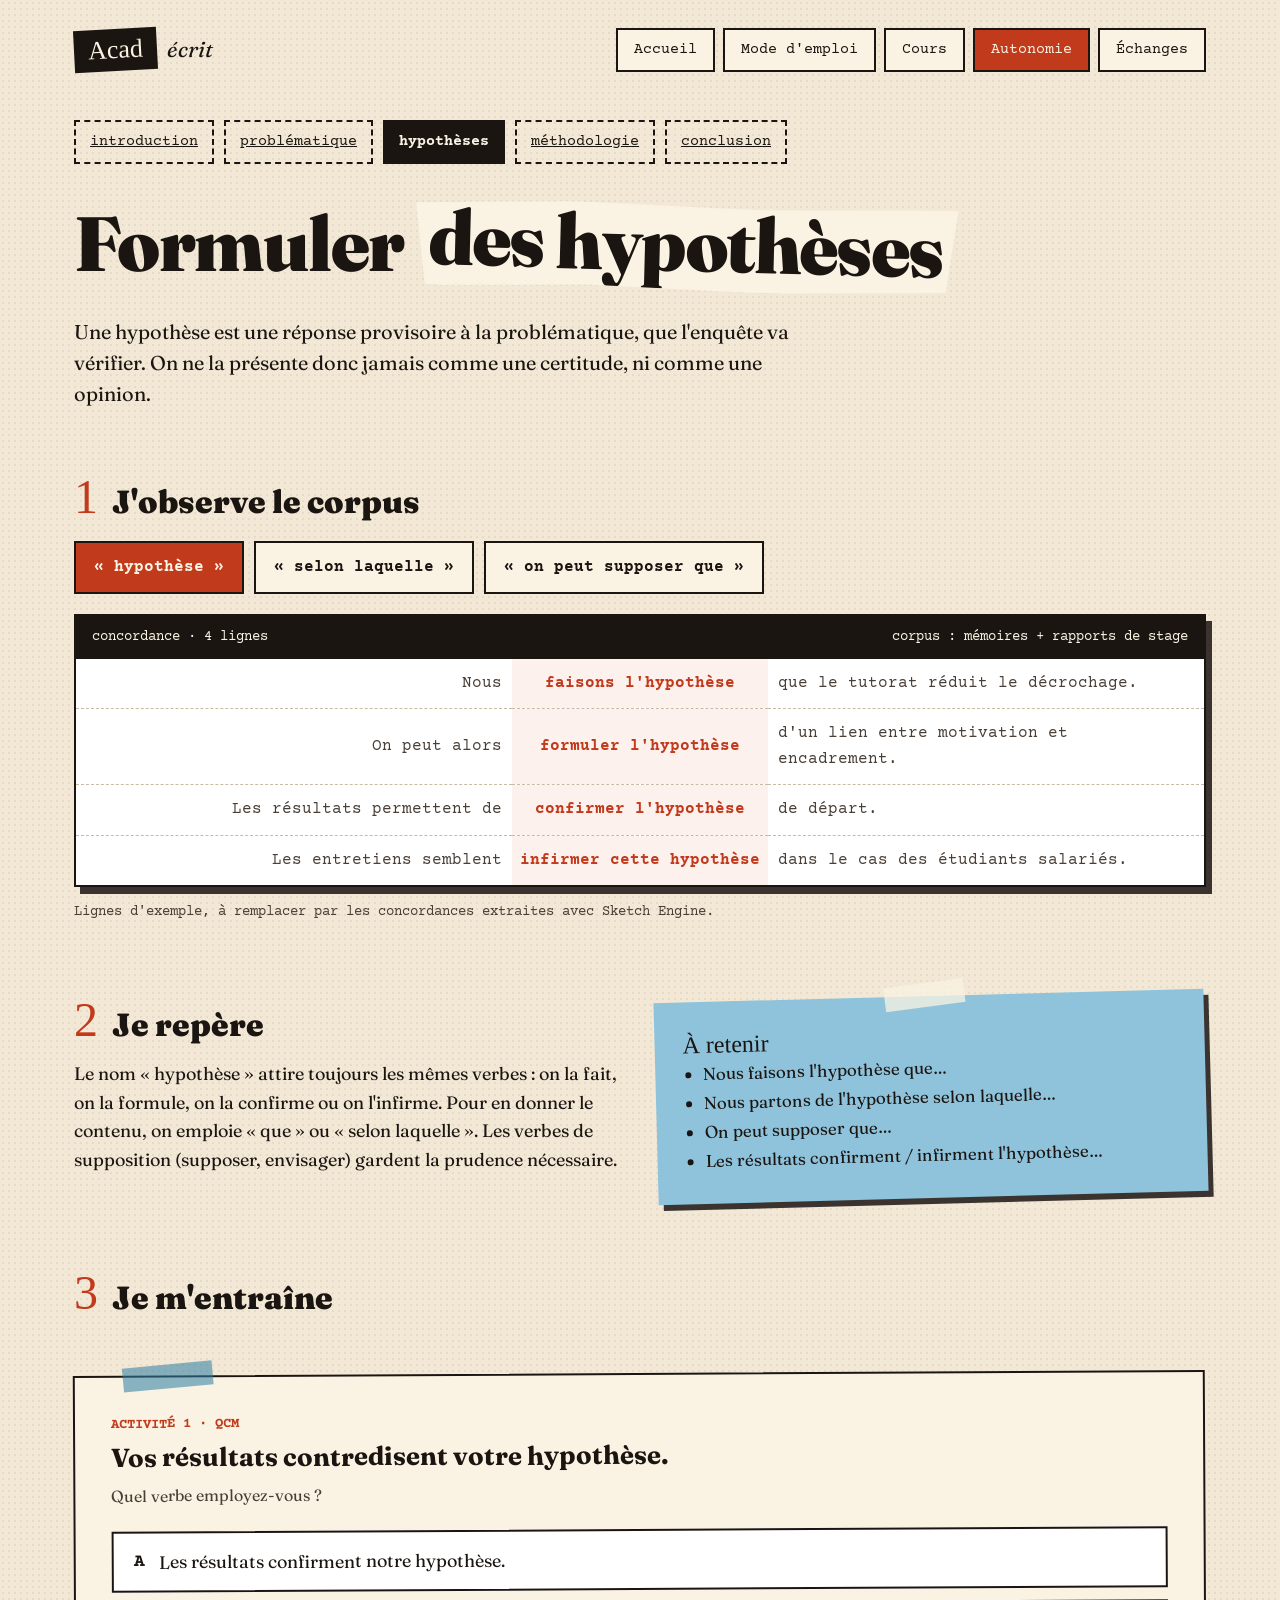
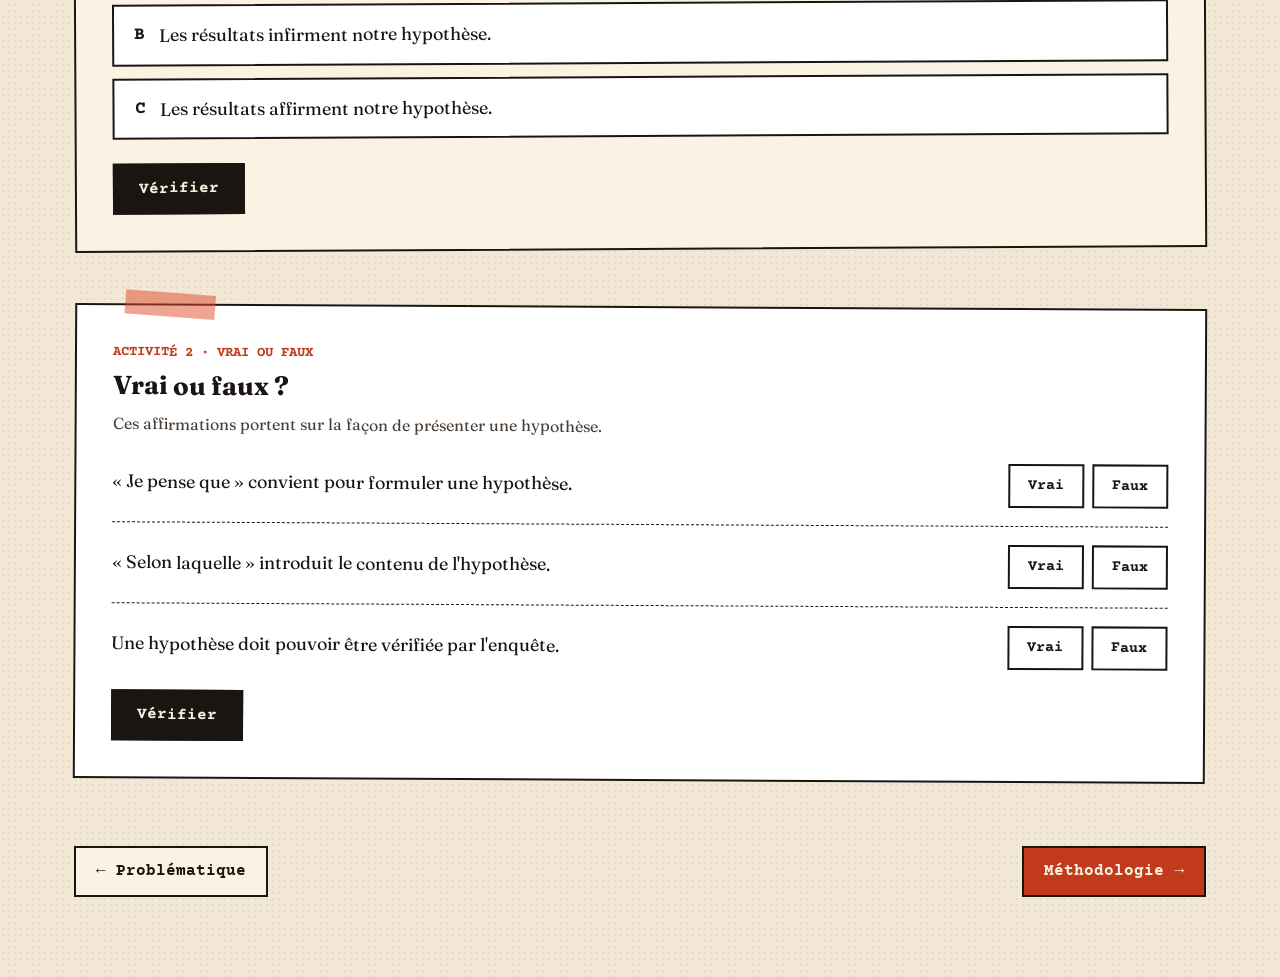
<file: phraseologie/hypotheses.html>
<!doctype html>
<html lang="fr">
<head>
<meta charset="utf-8">
<meta name="viewport" content="width=device-width, initial-scale=1">
<title>Phraséologie · Hypothèses · Acadécrit</title>
<meta name="description" content="Les formules récurrentes de la partie « hypothèses » du mémoire et du rapport de stage, observées dans un corpus.">
<link rel="preconnect" href="https://fonts.googleapis.com">
<link rel="preconnect" href="https://fonts.gstatic.com" crossorigin>
<link href="https://fonts.googleapis.com/css2?family=Fraunces:ital,opsz,wght@0,9..144,400;0,9..144,700;0,9..144,900;1,9..144,400;1,9..144,700&amp;family=Permanent+Marker&amp;family=Courier+Prime:wght@400;700&amp;display=swap" rel="stylesheet">
<link rel="stylesheet" href="../assets/css/style.css?v=2026-11-22b">
<script src="../assets/js/activites.js" defer></script>
<script src="../assets/js/souligner.js" defer></script>
<script src="../assets/js/concordance.js" defer></script>
</head>
<body>
<a class="skip-link" href="#contenu">Aller au contenu</a>
<header class="site-header wrap">
<a class="logo" href="../index.html"><span class="logo-mark">Acad</span><span class="logo-text">écrit</span><span class="visually-hidden"> · accueil</span></a>
<nav class="menu" aria-label="Menu principal">
<a class="tab" href="../index.html">Accueil</a>
<a class="tab" href="../mode-emploi.html">Mode d'emploi</a>
<a class="tab" href="../synthese/texte1.html">Cours</a>
<a class="tab" href="../autonomie/rapport-stage.html" aria-current="true">Autonomie</a>
<a class="tab" href="../echanges.html">Échanges</a>
</nav>
</header>
<main id="contenu" class="wrap page">
<nav class="steps" aria-label="Parties du mémoire">
<a href="introduction.html">introduction</a>
<a href="problematique.html">problématique</a>
<span aria-current="page">hypothèses</span>
<a href="methodologie.html">méthodologie</a>
<a href="conclusion.html">conclusion</a>
</nav>
<h1 class="page-title">Formuler <span class="patch patch--paper patch--tilt">des hypothèses</span></h1>
<p class="lead">Une hypothèse est une réponse provisoire à la problématique, que l'enquête va vérifier. On ne la présente donc jamais comme une certitude, ni comme une opinion.</p>

<section aria-labelledby="t-obs" style="margin-top:64px">
<div class="step-head"><span class="n" aria-hidden="true">1</span><h2 id="t-obs">J'observe le corpus</h2></div>
<div class="concordance" data-src="../data/phraseo-hypotheses.json"><p>Chargement des concordances…</p></div>
<p class="small-note">Lignes d'exemple, à remplacer par les concordances extraites avec Sketch Engine.</p>
</section>

<section class="row" aria-labelledby="t-rep" style="margin-top:72px;gap:32px">
<div style="flex:1 1 360px">
<div class="step-head" style="margin-bottom:16px"><span class="n" aria-hidden="true">2</span><h2 id="t-rep">Je repère</h2></div>
<p class="repere-text" data-repere></p>
</div>
<div class="postit " style="flex:1 1 360px;--r:-1.5deg">
<span class="tape tape--cream" style="--x:42%" aria-hidden="true"></span>
<p class="postit-title" id="t-retenir">À retenir</p>
<ul data-retenir aria-labelledby="t-retenir"></ul>
</div>
</section>

<section aria-labelledby="t-ent" style="margin-top:72px">
<div class="step-head" style="margin-bottom:0"><span class="n" aria-hidden="true">3</span><h2 id="t-ent">Je m'entraîne</h2></div>
<div class="activites" data-src="../data/phraseo-hypotheses.json"></div>
</section>

<nav class="pager" aria-label="Pages voisines">
<a class="tab tab--mid" href="problematique.html">← Problématique</a>
<a class="tab tab--red tab--mid" href="methodologie.html">Méthodologie →</a>
</nav>
</main>

</body>
</html>
</file>
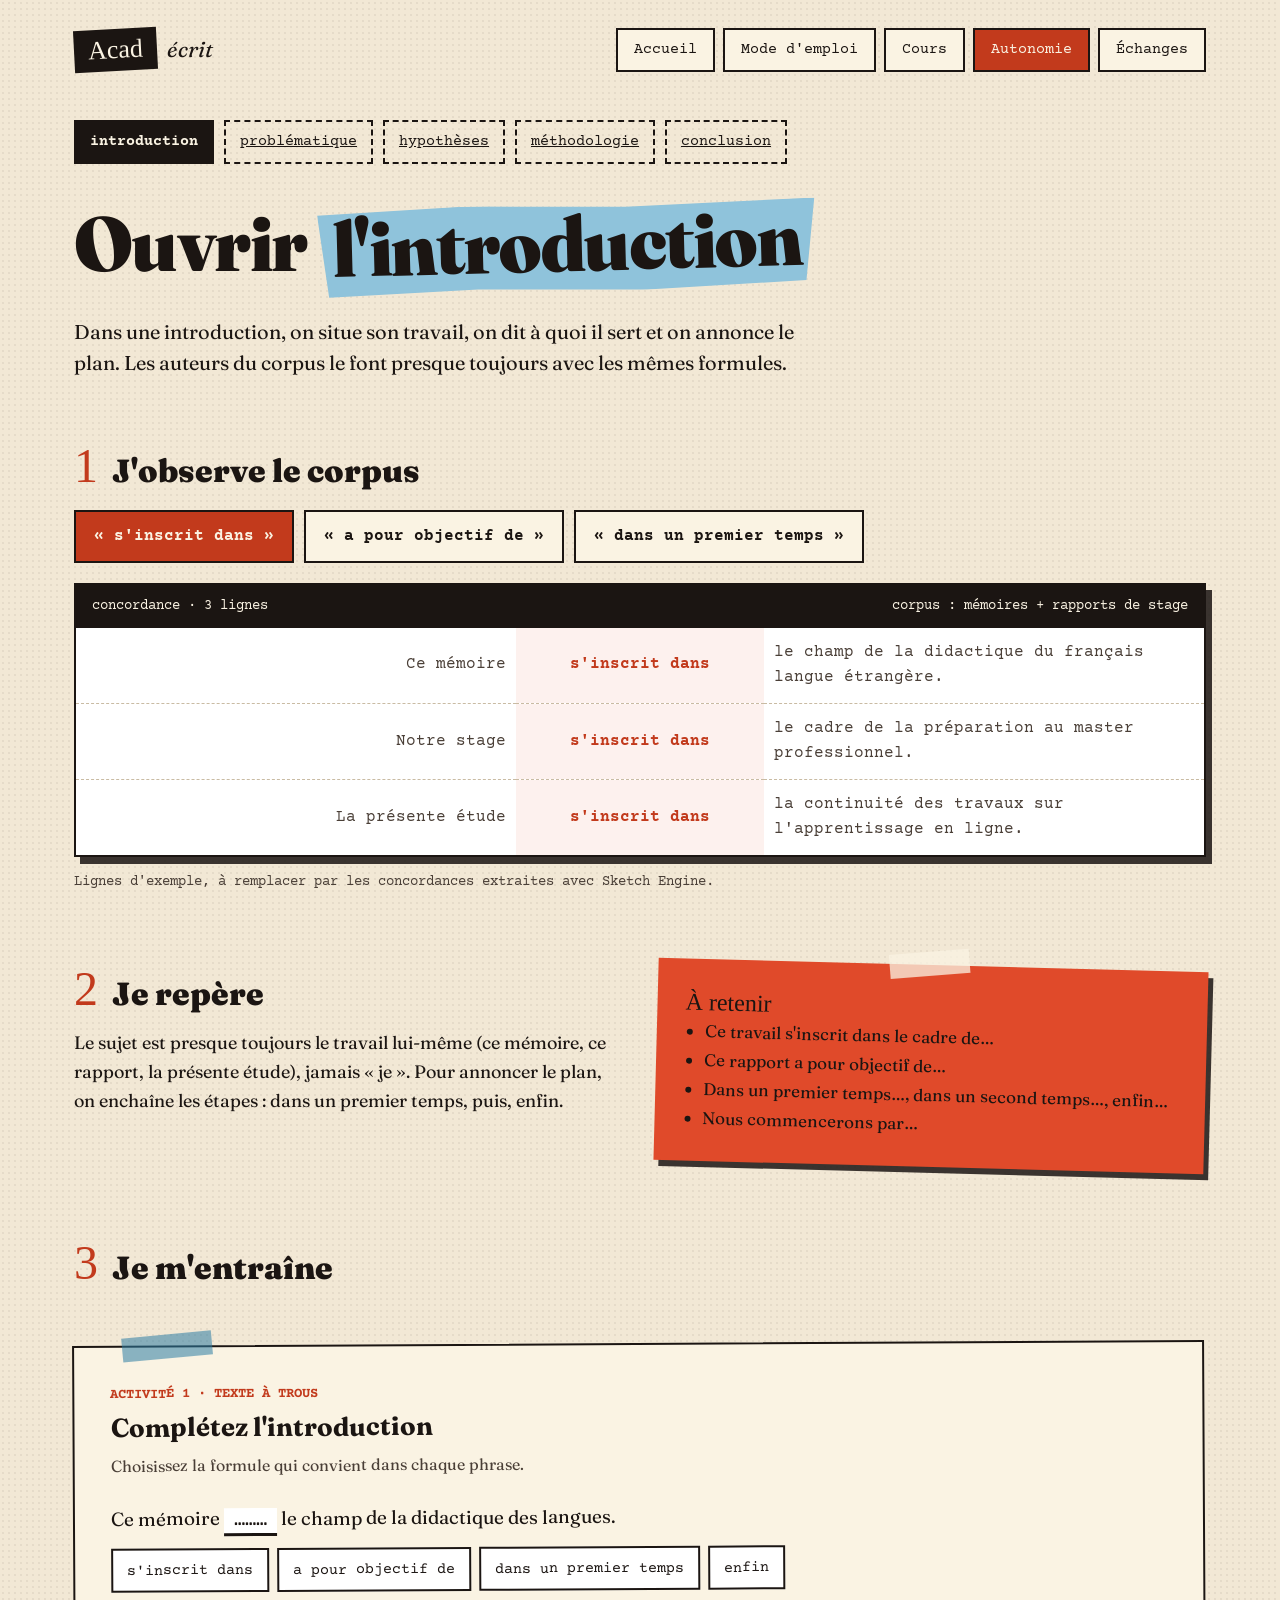
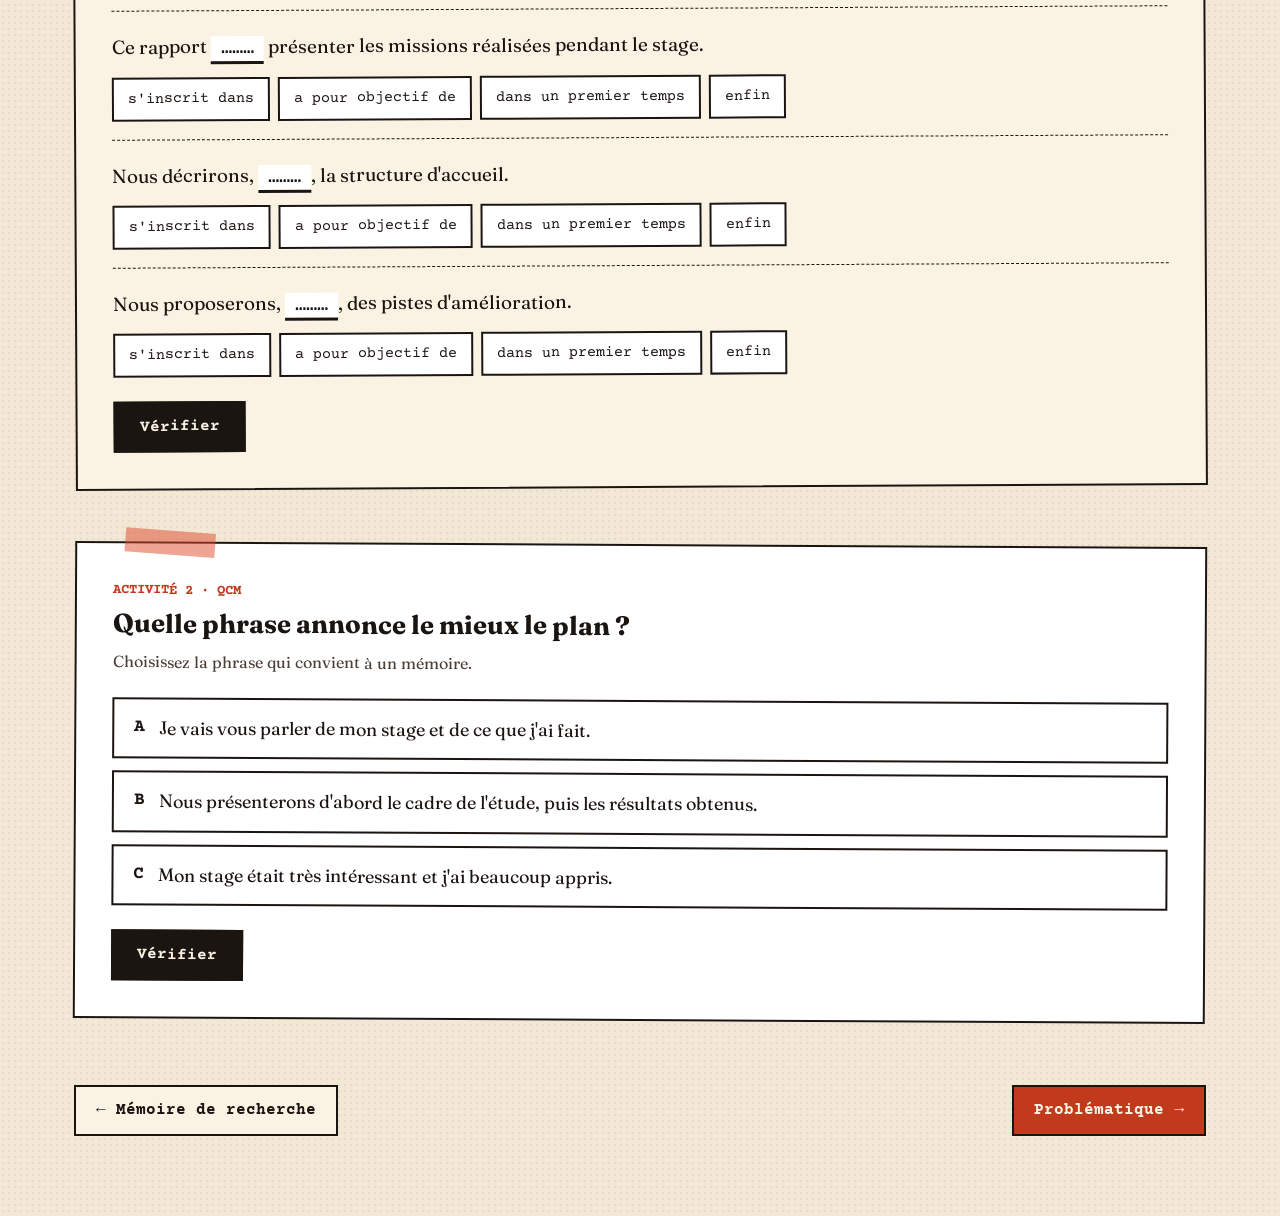
<file: phraseologie/introduction.html>
<!doctype html>
<html lang="fr">
<head>
<meta charset="utf-8">
<meta name="viewport" content="width=device-width, initial-scale=1">
<title>Phraséologie · Introduction · Acadécrit</title>
<meta name="description" content="Les formules récurrentes de la partie « introduction » du mémoire et du rapport de stage, observées dans un corpus.">
<link rel="preconnect" href="https://fonts.googleapis.com">
<link rel="preconnect" href="https://fonts.gstatic.com" crossorigin>
<link href="https://fonts.googleapis.com/css2?family=Fraunces:ital,opsz,wght@0,9..144,400;0,9..144,700;0,9..144,900;1,9..144,400;1,9..144,700&amp;family=Permanent+Marker&amp;family=Courier+Prime:wght@400;700&amp;display=swap" rel="stylesheet">
<link rel="stylesheet" href="../assets/css/style.css?v=2026-11-22b">
<script src="../assets/js/activites.js" defer></script>
<script src="../assets/js/souligner.js" defer></script>
<script src="../assets/js/concordance.js" defer></script>
</head>
<body>
<a class="skip-link" href="#contenu">Aller au contenu</a>
<header class="site-header wrap">
<a class="logo" href="../index.html"><span class="logo-mark">Acad</span><span class="logo-text">écrit</span><span class="visually-hidden"> · accueil</span></a>
<nav class="menu" aria-label="Menu principal">
<a class="tab" href="../index.html">Accueil</a>
<a class="tab" href="../mode-emploi.html">Mode d'emploi</a>
<a class="tab" href="../synthese/texte1.html">Cours</a>
<a class="tab" href="../autonomie/rapport-stage.html" aria-current="true">Autonomie</a>
<a class="tab" href="../echanges.html">Échanges</a>
</nav>
</header>
<main id="contenu" class="wrap page">
<nav class="steps" aria-label="Parties du mémoire">
<span aria-current="page">introduction</span>
<a href="problematique.html">problématique</a>
<a href="hypotheses.html">hypothèses</a>
<a href="methodologie.html">méthodologie</a>
<a href="conclusion.html">conclusion</a>
</nav>
<h1 class="page-title">Ouvrir <span class="patch patch--sky">l'introduction</span></h1>
<p class="lead">Dans une introduction, on situe son travail, on dit à quoi il sert et on annonce le plan. Les auteurs du corpus le font presque toujours avec les mêmes formules.</p>

<section aria-labelledby="t-obs" style="margin-top:64px">
<div class="step-head"><span class="n" aria-hidden="true">1</span><h2 id="t-obs">J'observe le corpus</h2></div>
<div class="concordance" data-src="../data/phraseo-introduction.json"><p>Chargement des concordances…</p></div>
<p class="small-note">Lignes d'exemple, à remplacer par les concordances extraites avec Sketch Engine.</p>
</section>

<section class="row" aria-labelledby="t-rep" style="margin-top:72px;gap:32px">
<div style="flex:1 1 360px">
<div class="step-head" style="margin-bottom:16px"><span class="n" aria-hidden="true">2</span><h2 id="t-rep">Je repère</h2></div>
<p class="repere-text" data-repere></p>
</div>
<div class="postit postit--red" style="flex:1 1 360px;--r:1.5deg">
<span class="tape tape--cream" style="--x:42%" aria-hidden="true"></span>
<p class="postit-title" id="t-retenir">À retenir</p>
<ul data-retenir aria-labelledby="t-retenir"></ul>
</div>
</section>

<section aria-labelledby="t-ent" style="margin-top:72px">
<div class="step-head" style="margin-bottom:0"><span class="n" aria-hidden="true">3</span><h2 id="t-ent">Je m'entraîne</h2></div>
<div class="activites" data-src="../data/phraseo-introduction.json"></div>
</section>

<nav class="pager" aria-label="Pages voisines">
<a class="tab tab--mid" href="../autonomie/memoire.html">← Mémoire de recherche</a>
<a class="tab tab--red tab--mid" href="problematique.html">Problématique →</a>
</nav>
</main>

</body>
</html>
</file>
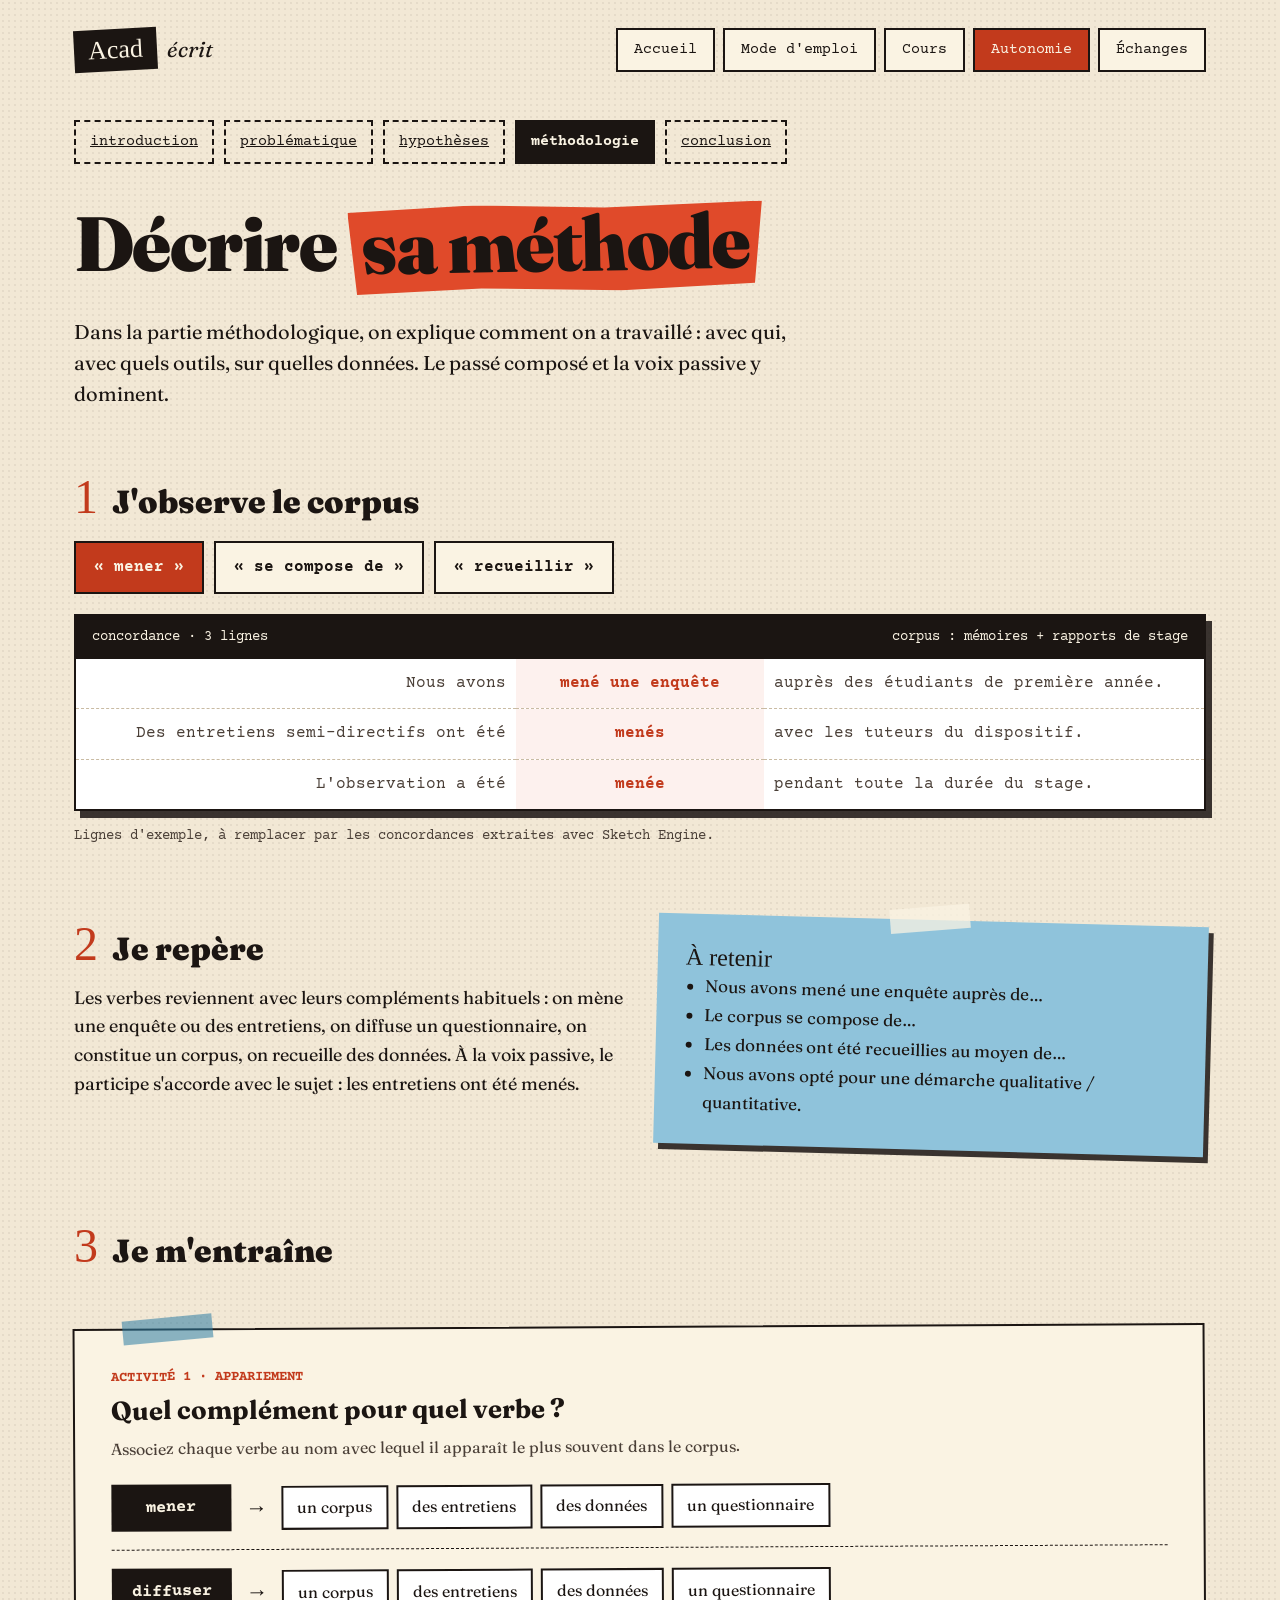
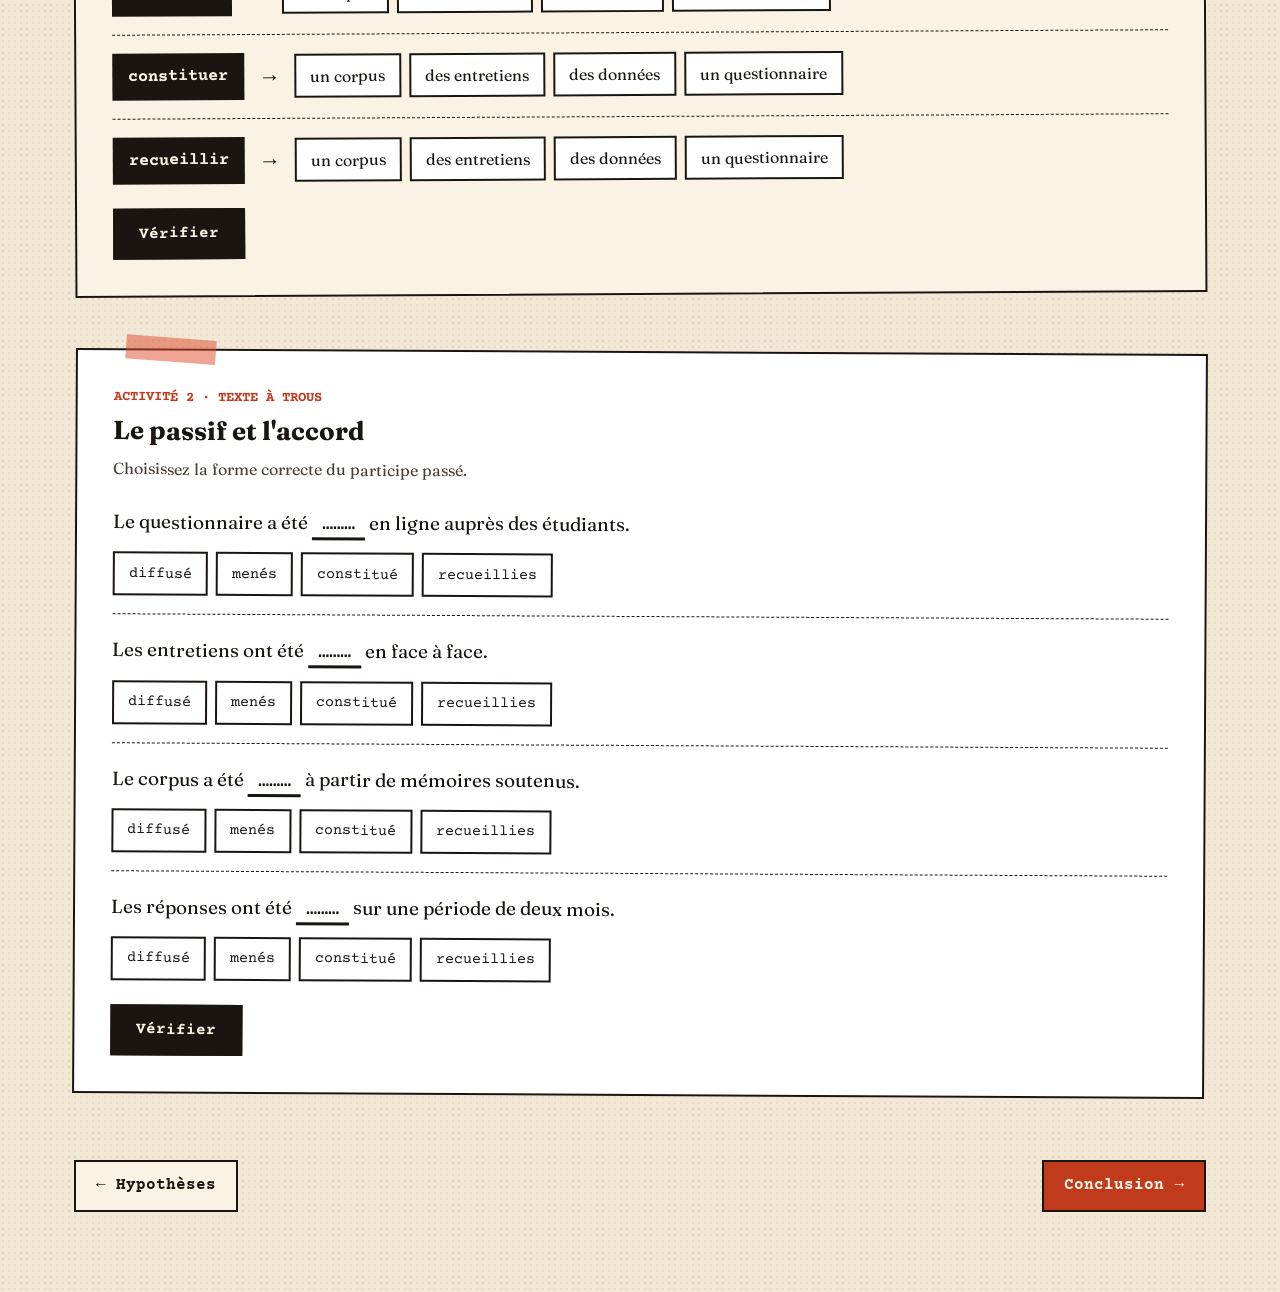
<file: phraseologie/methodologie.html>
<!doctype html>
<html lang="fr">
<head>
<meta charset="utf-8">
<meta name="viewport" content="width=device-width, initial-scale=1">
<title>Phraséologie · Méthodologie · Acadécrit</title>
<meta name="description" content="Les formules récurrentes de la partie « méthodologie » du mémoire et du rapport de stage, observées dans un corpus.">
<link rel="preconnect" href="https://fonts.googleapis.com">
<link rel="preconnect" href="https://fonts.gstatic.com" crossorigin>
<link href="https://fonts.googleapis.com/css2?family=Fraunces:ital,opsz,wght@0,9..144,400;0,9..144,700;0,9..144,900;1,9..144,400;1,9..144,700&amp;family=Permanent+Marker&amp;family=Courier+Prime:wght@400;700&amp;display=swap" rel="stylesheet">
<link rel="stylesheet" href="../assets/css/style.css?v=2026-11-22b">
<script src="../assets/js/activites.js" defer></script>
<script src="../assets/js/souligner.js" defer></script>
<script src="../assets/js/concordance.js" defer></script>
</head>
<body>
<a class="skip-link" href="#contenu">Aller au contenu</a>
<header class="site-header wrap">
<a class="logo" href="../index.html"><span class="logo-mark">Acad</span><span class="logo-text">écrit</span><span class="visually-hidden"> · accueil</span></a>
<nav class="menu" aria-label="Menu principal">
<a class="tab" href="../index.html">Accueil</a>
<a class="tab" href="../mode-emploi.html">Mode d'emploi</a>
<a class="tab" href="../synthese/texte1.html">Cours</a>
<a class="tab" href="../autonomie/rapport-stage.html" aria-current="true">Autonomie</a>
<a class="tab" href="../echanges.html">Échanges</a>
</nav>
</header>
<main id="contenu" class="wrap page">
<nav class="steps" aria-label="Parties du mémoire">
<a href="introduction.html">introduction</a>
<a href="problematique.html">problématique</a>
<a href="hypotheses.html">hypothèses</a>
<span aria-current="page">méthodologie</span>
<a href="conclusion.html">conclusion</a>
</nav>
<h1 class="page-title">Décrire <span class="patch patch--red" style="transform:rotate(-1deg)">sa méthode</span></h1>
<p class="lead">Dans la partie méthodologique, on explique comment on a travaillé : avec qui, avec quels outils, sur quelles données. Le passé composé et la voix passive y dominent.</p>

<section aria-labelledby="t-obs" style="margin-top:64px">
<div class="step-head"><span class="n" aria-hidden="true">1</span><h2 id="t-obs">J'observe le corpus</h2></div>
<div class="concordance" data-src="../data/phraseo-methodologie.json"><p>Chargement des concordances…</p></div>
<p class="small-note">Lignes d'exemple, à remplacer par les concordances extraites avec Sketch Engine.</p>
</section>

<section class="row" aria-labelledby="t-rep" style="margin-top:72px;gap:32px">
<div style="flex:1 1 360px">
<div class="step-head" style="margin-bottom:16px"><span class="n" aria-hidden="true">2</span><h2 id="t-rep">Je repère</h2></div>
<p class="repere-text" data-repere></p>
</div>
<div class="postit " style="flex:1 1 360px;--r:1.5deg">
<span class="tape tape--cream" style="--x:42%" aria-hidden="true"></span>
<p class="postit-title" id="t-retenir">À retenir</p>
<ul data-retenir aria-labelledby="t-retenir"></ul>
</div>
</section>

<section aria-labelledby="t-ent" style="margin-top:72px">
<div class="step-head" style="margin-bottom:0"><span class="n" aria-hidden="true">3</span><h2 id="t-ent">Je m'entraîne</h2></div>
<div class="activites" data-src="../data/phraseo-methodologie.json"></div>
</section>

<nav class="pager" aria-label="Pages voisines">
<a class="tab tab--mid" href="hypotheses.html">← Hypothèses</a>
<a class="tab tab--red tab--mid" href="conclusion.html">Conclusion →</a>
</nav>
</main>

</body>
</html>
</file>
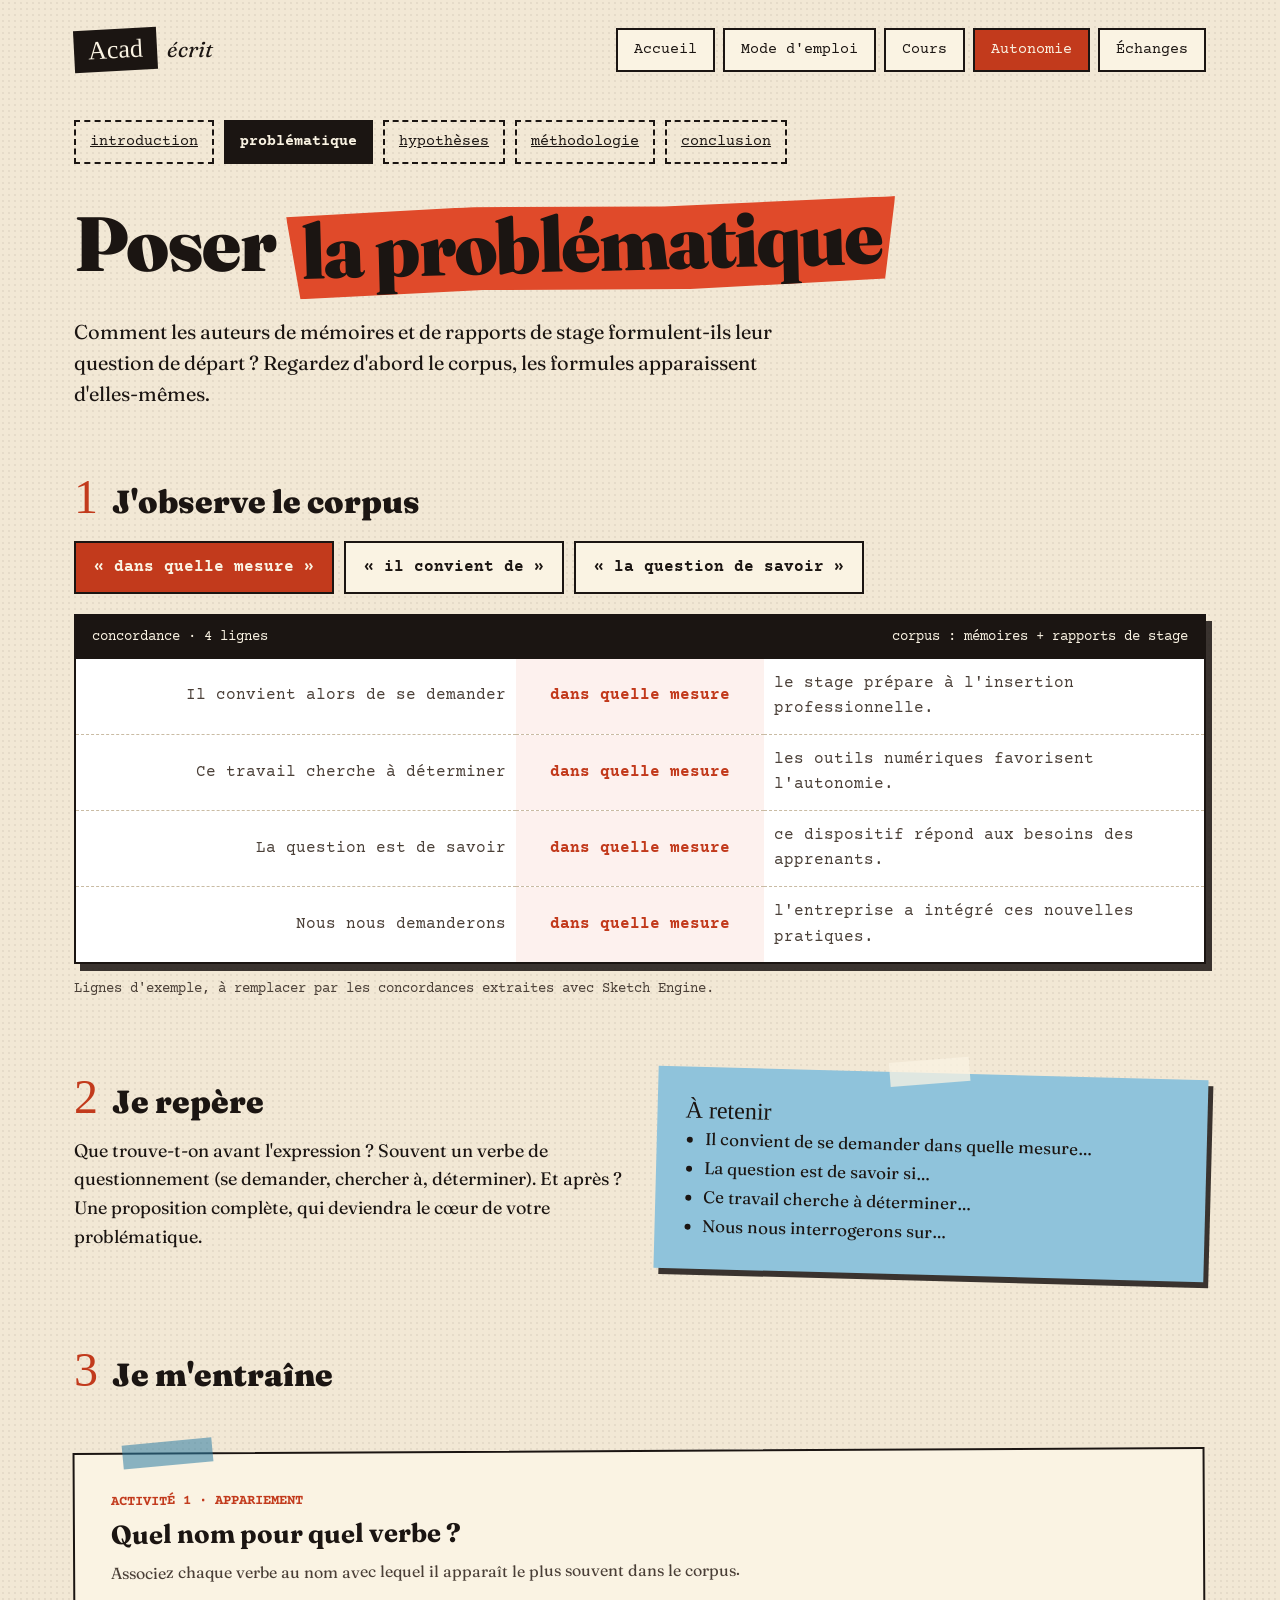
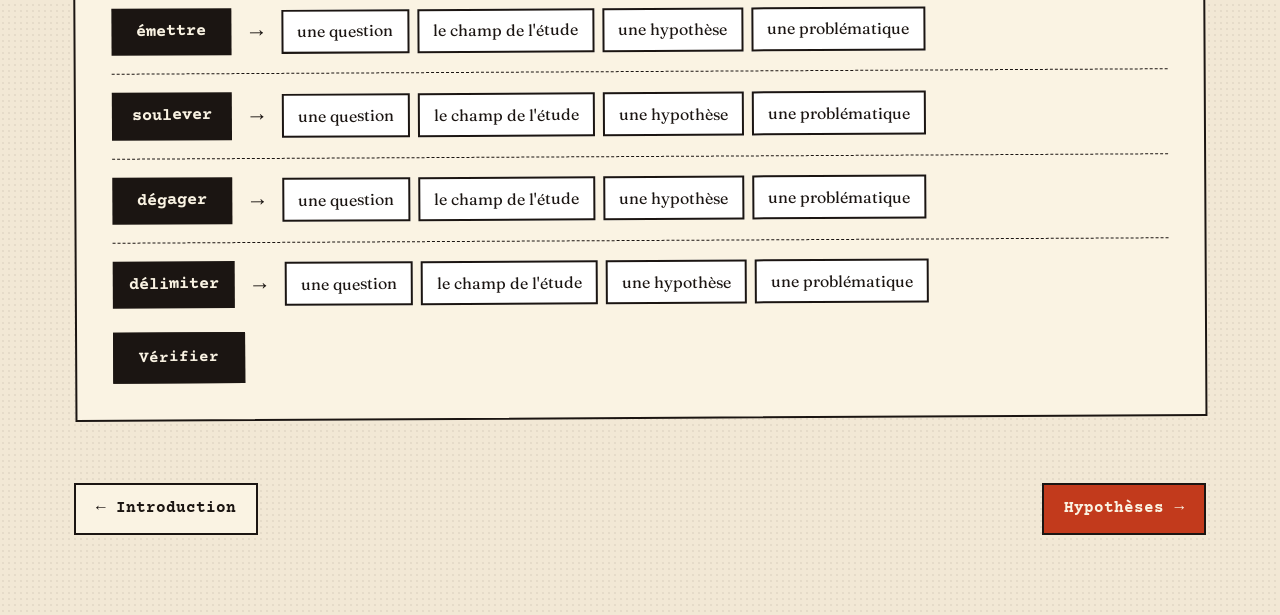
<file: phraseologie/problematique.html>
<!doctype html>
<html lang="fr">
<head>
<meta charset="utf-8">
<meta name="viewport" content="width=device-width, initial-scale=1">
<title>Phraséologie · Problématique · Acadécrit</title>
<meta name="description" content="Les formules récurrentes de la partie « problématique » du mémoire et du rapport de stage, observées dans un corpus.">
<link rel="preconnect" href="https://fonts.googleapis.com">
<link rel="preconnect" href="https://fonts.gstatic.com" crossorigin>
<link href="https://fonts.googleapis.com/css2?family=Fraunces:ital,opsz,wght@0,9..144,400;0,9..144,700;0,9..144,900;1,9..144,400;1,9..144,700&amp;family=Permanent+Marker&amp;family=Courier+Prime:wght@400;700&amp;display=swap" rel="stylesheet">
<link rel="stylesheet" href="../assets/css/style.css?v=2026-11-22b">
<script src="../assets/js/activites.js" defer></script>
<script src="../assets/js/souligner.js" defer></script>
<script src="../assets/js/concordance.js" defer></script>
</head>
<body>
<a class="skip-link" href="#contenu">Aller au contenu</a>
<header class="site-header wrap">
<a class="logo" href="../index.html"><span class="logo-mark">Acad</span><span class="logo-text">écrit</span><span class="visually-hidden"> · accueil</span></a>
<nav class="menu" aria-label="Menu principal">
<a class="tab" href="../index.html">Accueil</a>
<a class="tab" href="../mode-emploi.html">Mode d'emploi</a>
<a class="tab" href="../synthese/texte1.html">Cours</a>
<a class="tab" href="../autonomie/rapport-stage.html" aria-current="true">Autonomie</a>
<a class="tab" href="../echanges.html">Échanges</a>
</nav>
</header>
<main id="contenu" class="wrap page">
<nav class="steps" aria-label="Parties du mémoire">
<a href="introduction.html">introduction</a>
<span aria-current="page">problématique</span>
<a href="hypotheses.html">hypothèses</a>
<a href="methodologie.html">méthodologie</a>
<a href="conclusion.html">conclusion</a>
</nav>
<h1 class="page-title">Poser <span class="patch patch--red">la problématique</span></h1>
<p class="lead">Comment les auteurs de mémoires et de rapports de stage formulent-ils leur question de départ ? Regardez d'abord le corpus, les formules apparaissent d'elles-mêmes.</p>

<section aria-labelledby="t-obs" style="margin-top:64px">
<div class="step-head"><span class="n" aria-hidden="true">1</span><h2 id="t-obs">J'observe le corpus</h2></div>
<div class="concordance" data-src="../data/phraseo-problematique.json"><p>Chargement des concordances…</p></div>
<p class="small-note">Lignes d'exemple, à remplacer par les concordances extraites avec Sketch Engine.</p>
</section>

<section class="row" aria-labelledby="t-rep" style="margin-top:72px;gap:32px">
<div style="flex:1 1 360px">
<div class="step-head" style="margin-bottom:16px"><span class="n" aria-hidden="true">2</span><h2 id="t-rep">Je repère</h2></div>
<p class="repere-text" data-repere></p>
</div>
<div class="postit " style="flex:1 1 360px;--r:1.5deg">
<span class="tape tape--cream" style="--x:42%" aria-hidden="true"></span>
<p class="postit-title" id="t-retenir">À retenir</p>
<ul data-retenir aria-labelledby="t-retenir"></ul>
</div>
</section>

<section aria-labelledby="t-ent" style="margin-top:72px">
<div class="step-head" style="margin-bottom:0"><span class="n" aria-hidden="true">3</span><h2 id="t-ent">Je m'entraîne</h2></div>
<div class="activites" data-src="../data/phraseo-problematique.json"></div>
</section>

<nav class="pager" aria-label="Pages voisines">
<a class="tab tab--mid" href="introduction.html">← Introduction</a>
<a class="tab tab--red tab--mid" href="hypotheses.html">Hypothèses →</a>
</nav>
</main>

</body>
</html>
</file>
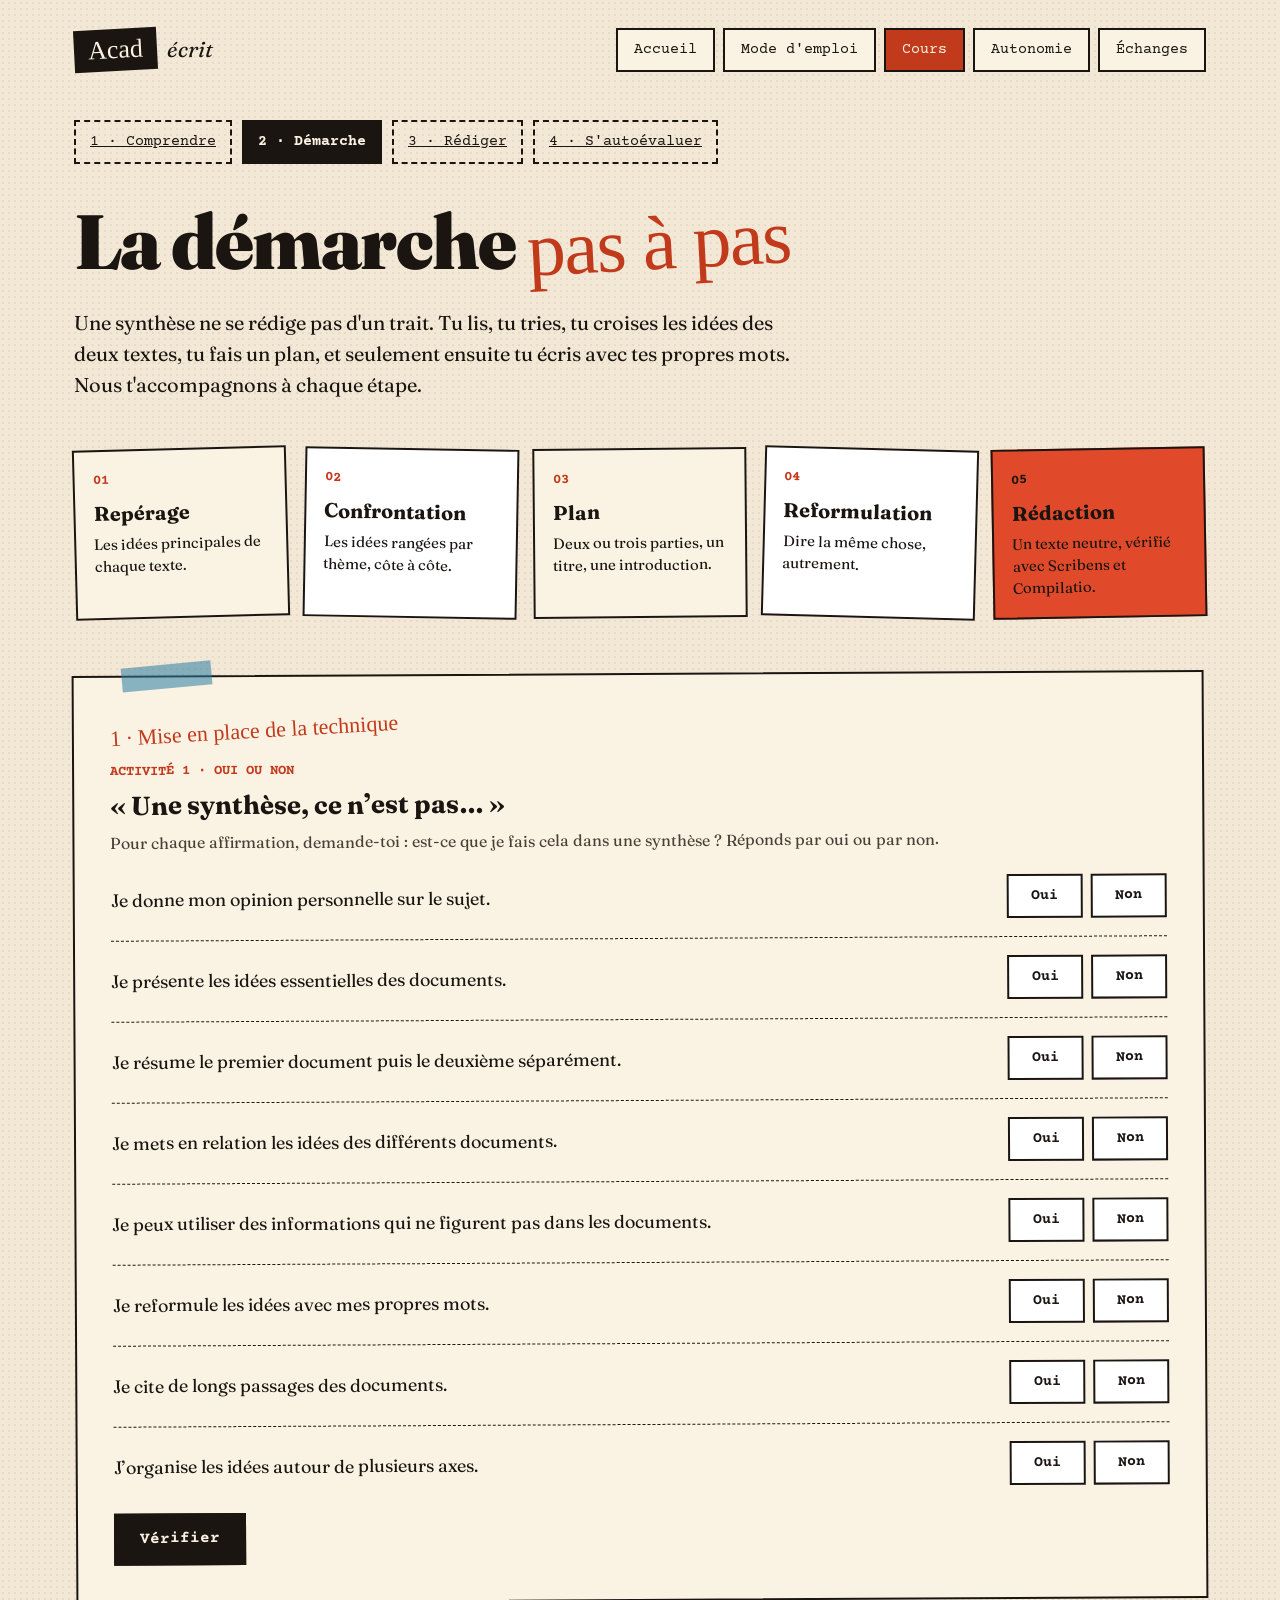
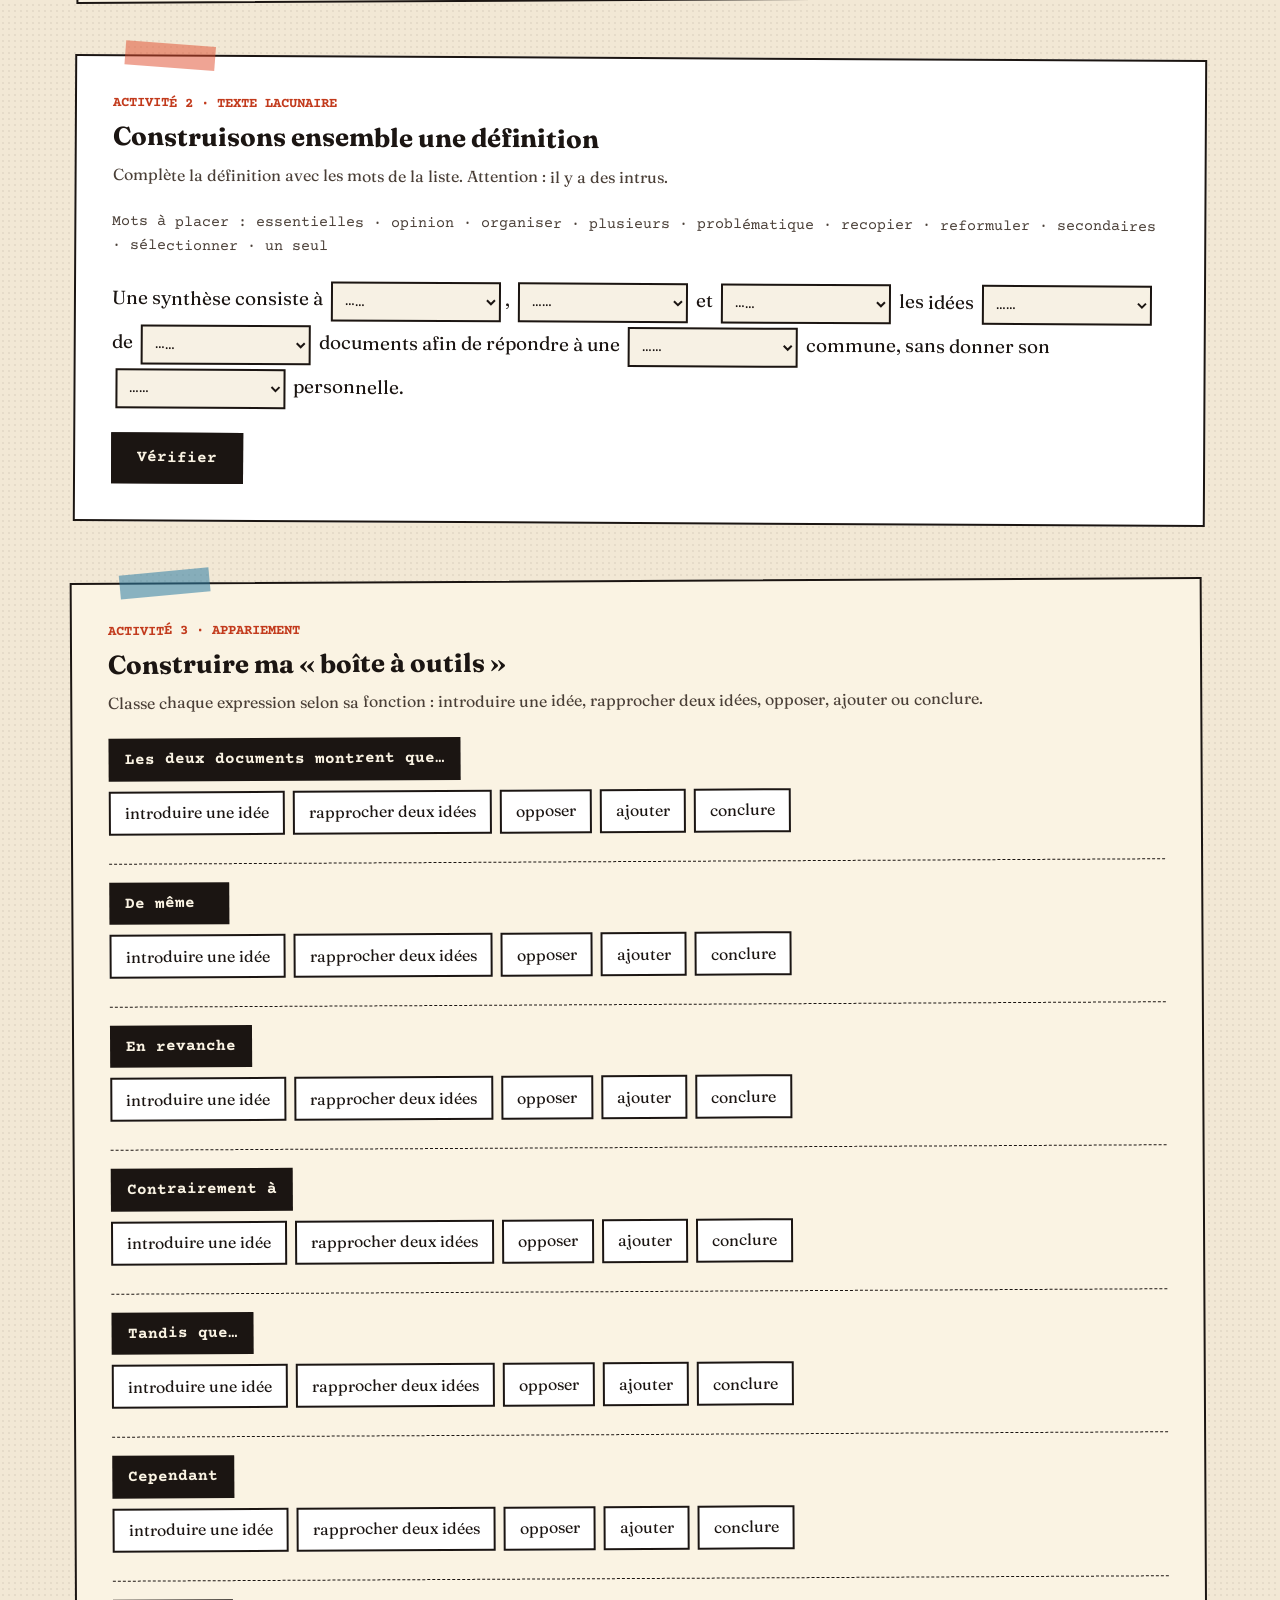
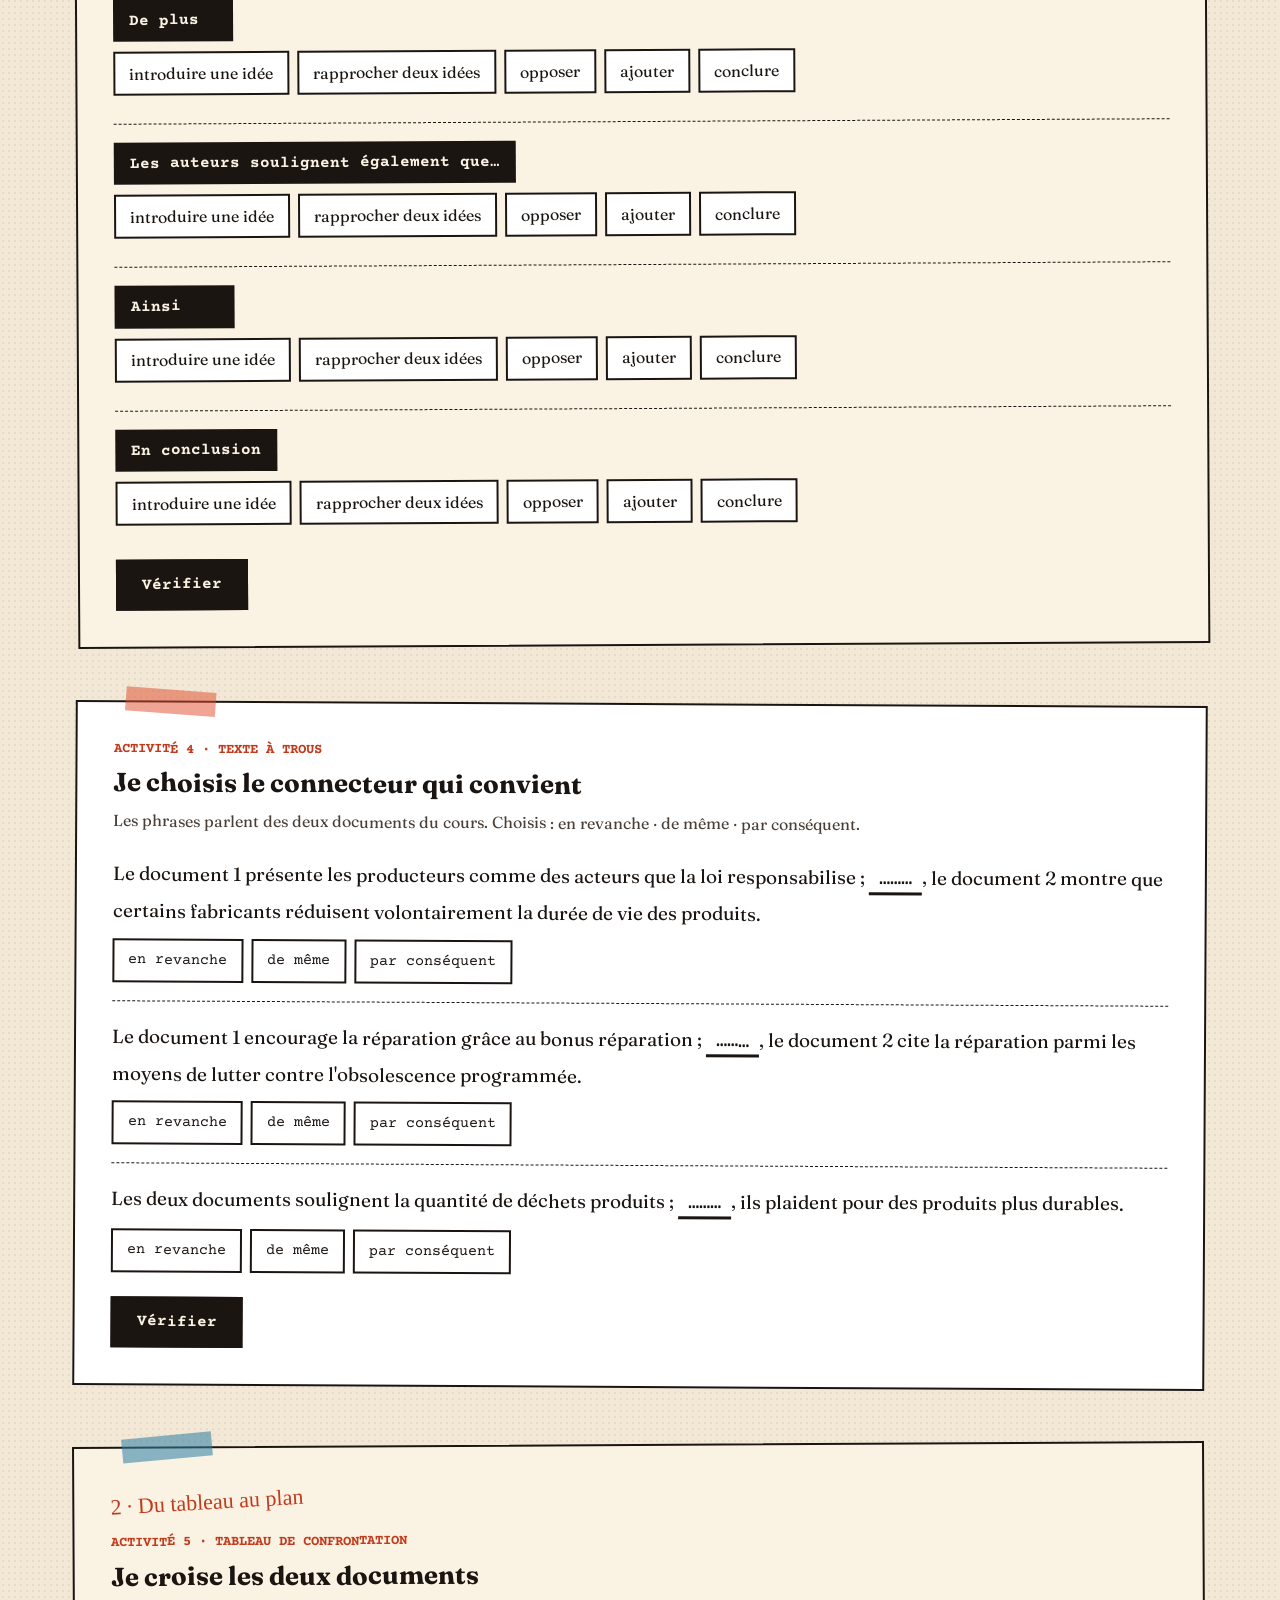
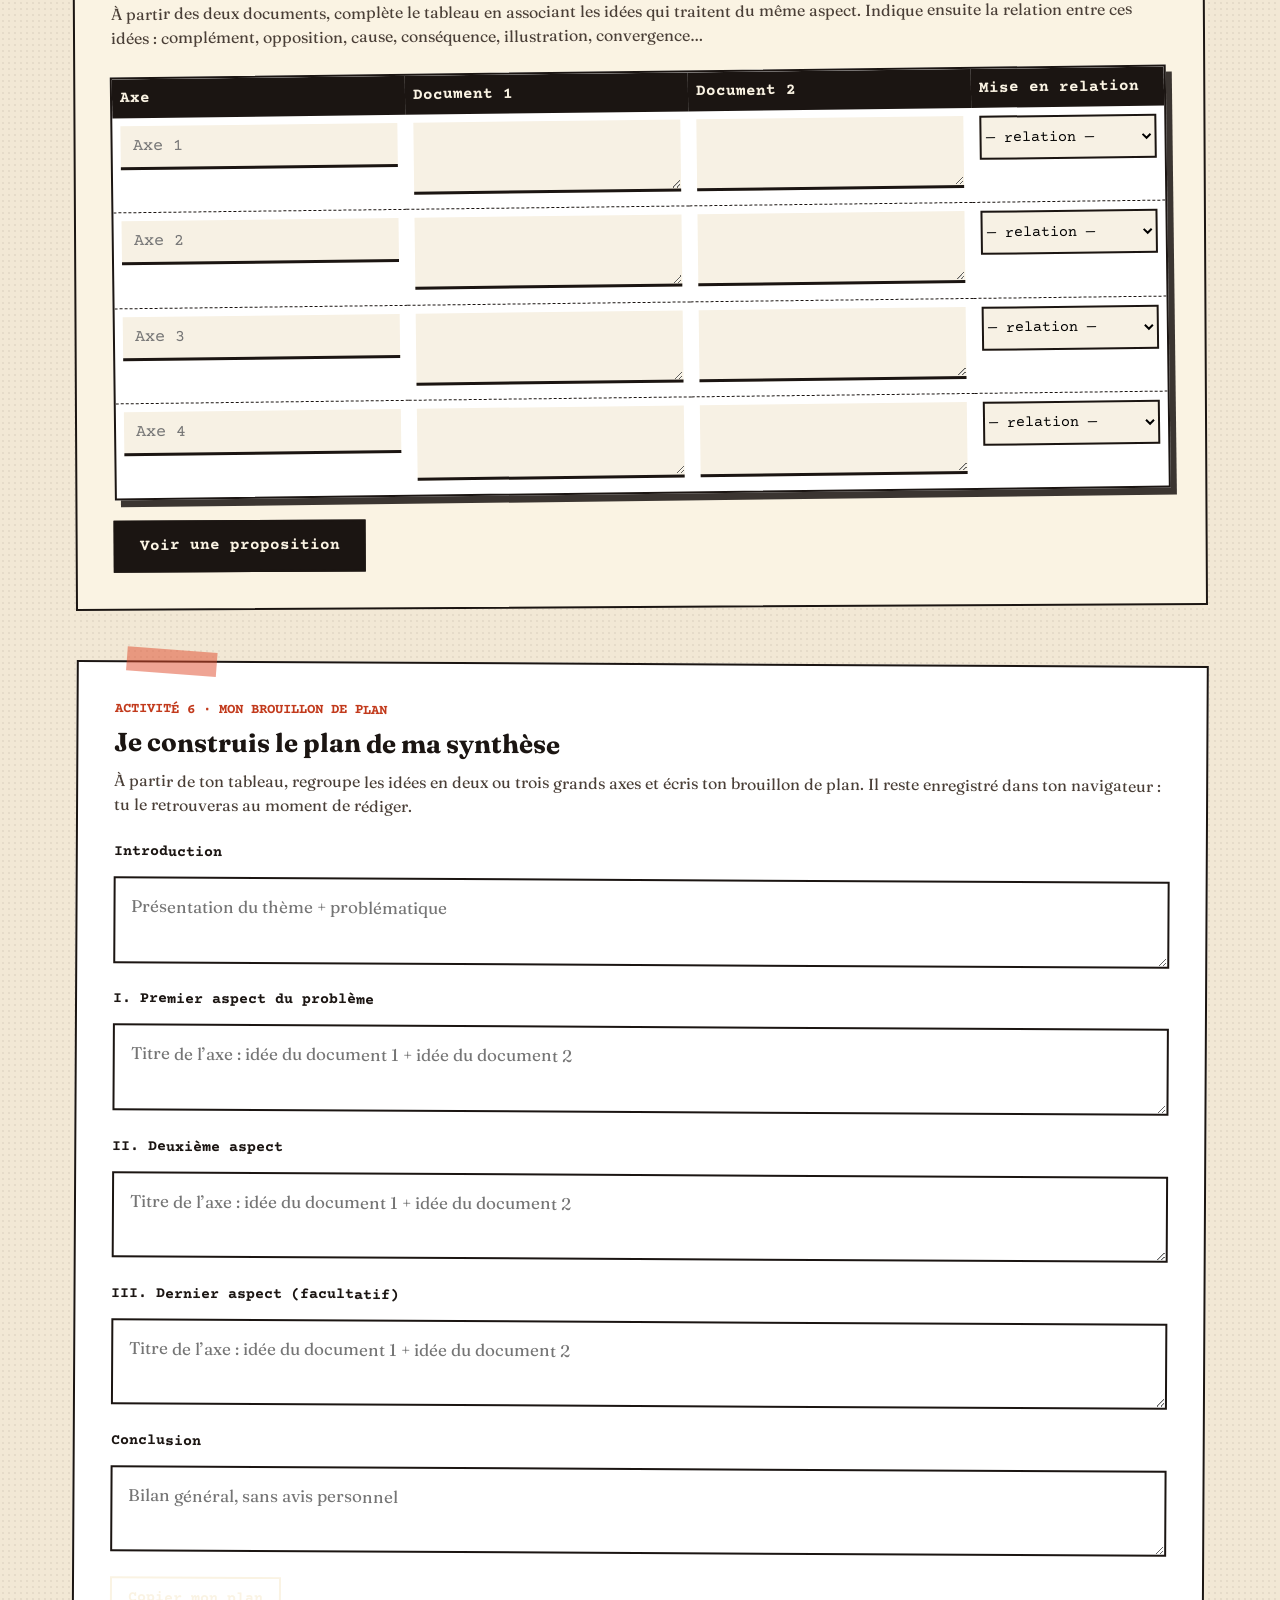
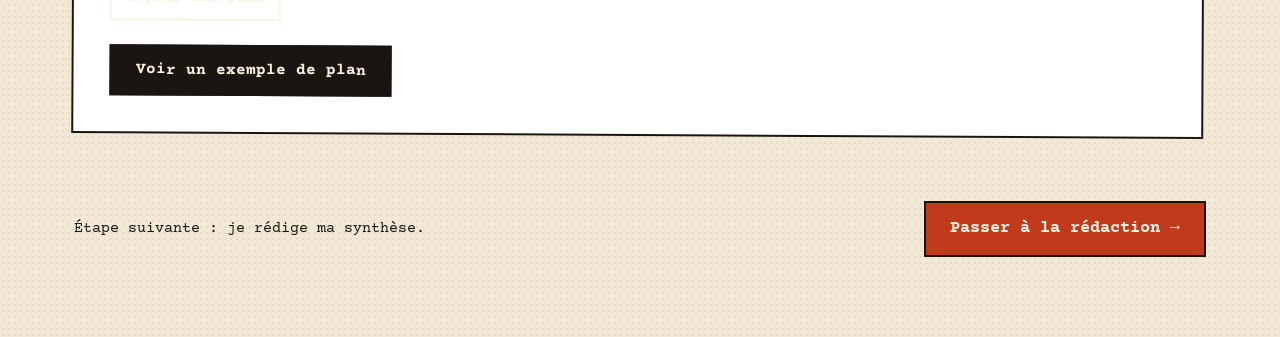
<file: synthese/demarche.html>
<!doctype html>
<html lang="fr">
<head>
<meta charset="utf-8">
<meta name="viewport" content="width=device-width, initial-scale=1">
<title>Étape 2 · La démarche · Acadécrit</title>
<meta name="description" content="La méthode de la synthèse : repérage, confrontation, plan, reformulation, rédaction.">
<link rel="preconnect" href="https://fonts.googleapis.com">
<link rel="preconnect" href="https://fonts.gstatic.com" crossorigin>
<link href="https://fonts.googleapis.com/css2?family=Fraunces:ital,opsz,wght@0,9..144,400;0,9..144,700;0,9..144,900;1,9..144,400;1,9..144,700&amp;family=Permanent+Marker&amp;family=Courier+Prime:wght@400;700&amp;display=swap" rel="stylesheet">
<link rel="stylesheet" href="../assets/css/style.css?v=2026-11-22b">
<script src="../assets/js/activites.js" defer></script>
<script src="../assets/js/demarche.js" defer></script>
</head>
<body>
<a class="skip-link" href="#contenu">Aller au contenu</a>
<header class="site-header wrap">
<a class="logo" href="../index.html"><span class="logo-mark">Acad</span><span class="logo-text">écrit</span><span class="visually-hidden"> · accueil</span></a>
<nav class="menu" aria-label="Menu principal">
<a class="tab" href="../index.html">Accueil</a>
<a class="tab" href="../mode-emploi.html">Mode d'emploi</a>
<a class="tab" href="../synthese/texte1.html" aria-current="true">Cours</a>
<a class="tab" href="../autonomie/rapport-stage.html">Autonomie</a>
<a class="tab" href="../echanges.html">Échanges</a>
</nav>
</header>
<main id="contenu" class="wrap page">
<nav class="steps" aria-label="Étapes de la synthèse">
<a href="texte1.html">1 · Comprendre</a>
<span aria-current="step">2 · Démarche</span>
<a href="redaction.html">3 · Rédiger</a>
<a href="grille.html">4 · S'autoévaluer</a>
</nav>
<h1 class="page-title">La démarche <span class="marker">pas à pas</span></h1>
<p class="lead">Une synthèse ne se rédige pas d'un trait. Tu lis, tu tries, tu croises les idées des deux textes, tu fais un plan, et seulement ensuite tu écris avec tes propres mots. Nous t'accompagnons à chaque étape.</p>

<ol class="grid frise" style="--min:190px;--gap:16px;margin-top:48px" aria-label="Les cinq étapes de la synthèse">
<li style="--r:-1.5deg"><p class="n">01</p><p class="t">Repérage</p><p class="d">Les idées principales de chaque texte.</p></li>
<li style="--r:1deg"><p class="n">02</p><p class="t">Confrontation</p><p class="d">Les idées rangées par thème, côte à côte.</p></li>
<li style="--r:-.5deg"><p class="n">03</p><p class="t">Plan</p><p class="d">Deux ou trois parties, un titre, une introduction.</p></li>
<li style="--r:1.5deg"><p class="n">04</p><p class="t">Reformulation</p><p class="d">Dire la même chose, autrement.</p></li>
<li class="frise-last" style="--r:-1deg"><p class="n">05</p><p class="t">Rédaction</p><p class="d">Un texte neutre, vérifié avec Scribens et Compilatio.</p></li>
</ol>

<div class="activites" data-src="../data/synthese-demarche.json" style="margin-top:56px"></div>

<div class="pager">
<span class="pager-note">Étape suivante : je rédige ma synthèse.</span>
<a class="tab tab--red tab--big" href="redaction.html">Passer à la rédaction →</a>
</div>
</main>

</body>
</html>
</file>
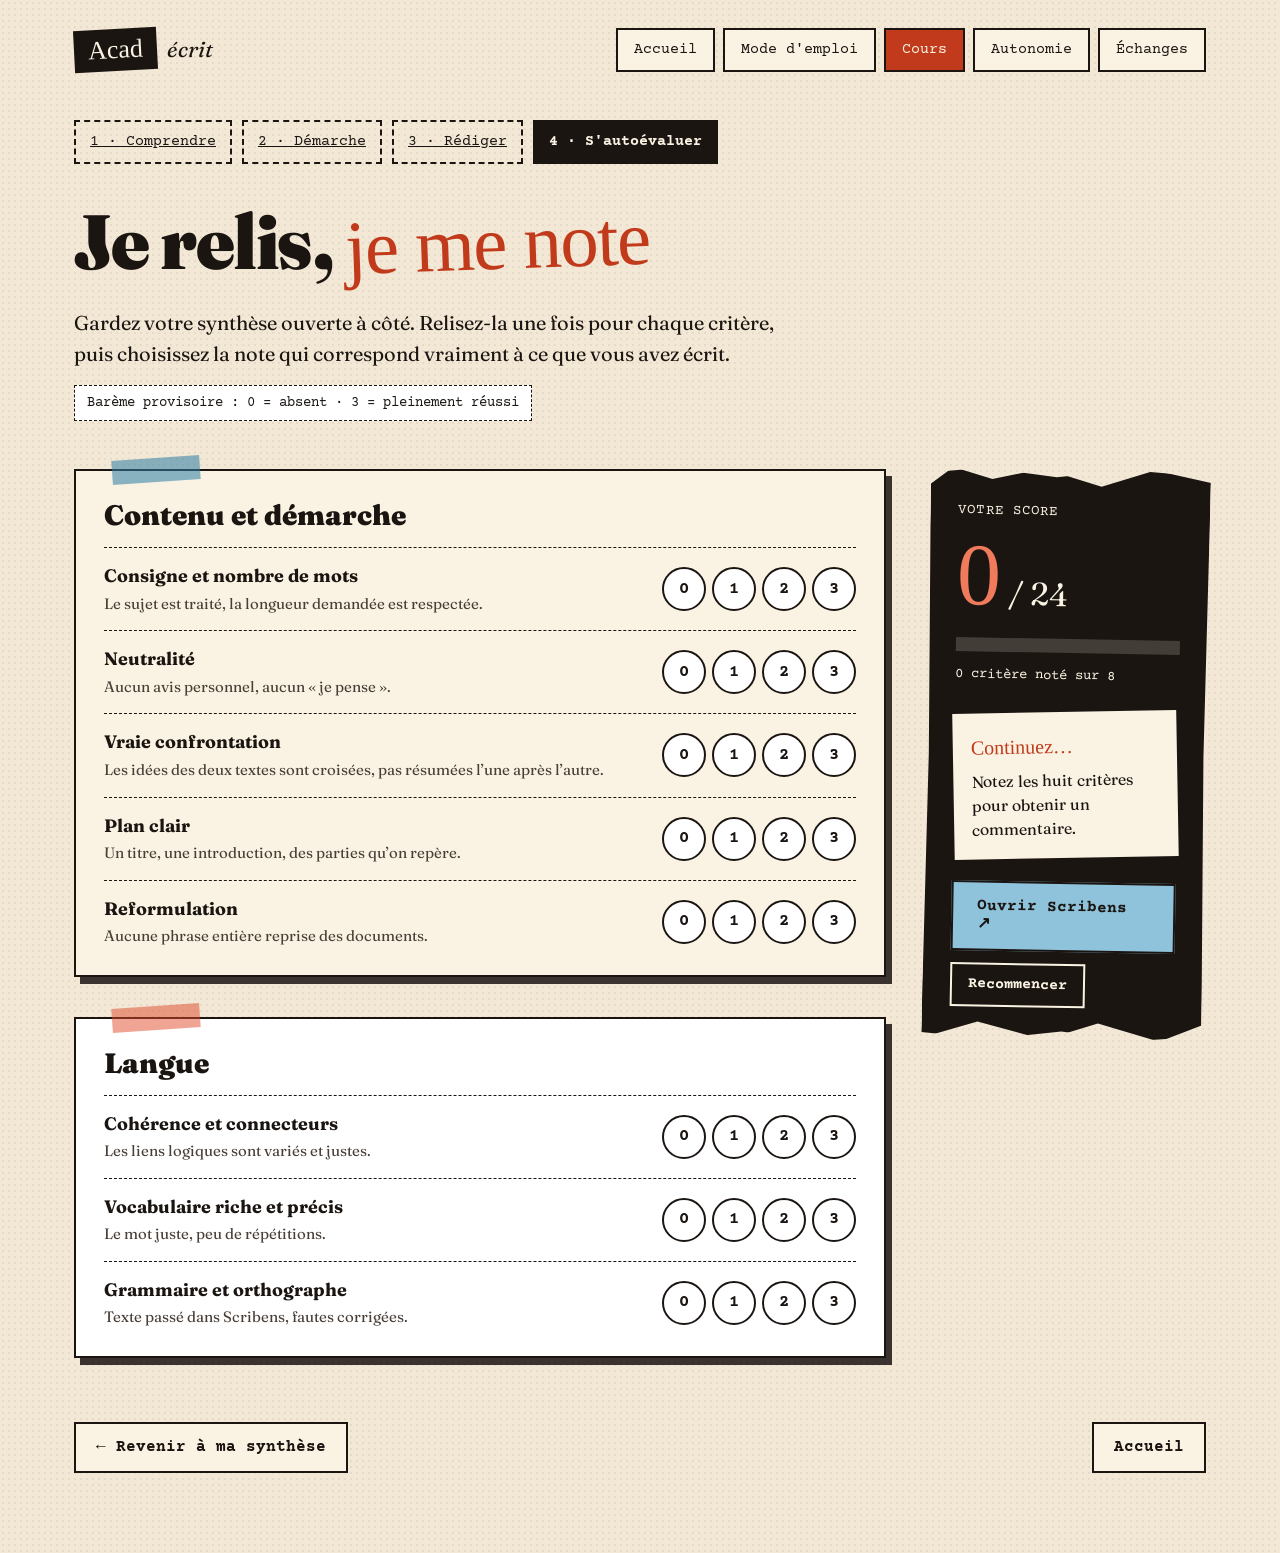
<file: synthese/grille.html>
<!doctype html>
<html lang="fr">
<head>
<meta charset="utf-8">
<meta name="viewport" content="width=device-width, initial-scale=1">
<title>Étape 4 · S'autoévaluer · Acadécrit</title>
<meta name="description" content="Grille d'auto-évaluation de la synthèse inspirée du DALF C1 : score et commentaire.">
<link rel="preconnect" href="https://fonts.googleapis.com">
<link rel="preconnect" href="https://fonts.gstatic.com" crossorigin>
<link href="https://fonts.googleapis.com/css2?family=Fraunces:ital,opsz,wght@0,9..144,400;0,9..144,700;0,9..144,900;1,9..144,400;1,9..144,700&amp;family=Permanent+Marker&amp;family=Courier+Prime:wght@400;700&amp;display=swap" rel="stylesheet">
<link rel="stylesheet" href="../assets/css/style.css?v=2026-11-22b">
<script src="../assets/js/grille.js" defer></script>
</head>
<body>
<a class="skip-link" href="#contenu">Aller au contenu</a>
<header class="site-header wrap">
<a class="logo" href="../index.html"><span class="logo-mark">Acad</span><span class="logo-text">écrit</span><span class="visually-hidden"> · accueil</span></a>
<nav class="menu" aria-label="Menu principal">
<a class="tab" href="../index.html">Accueil</a>
<a class="tab" href="../mode-emploi.html">Mode d'emploi</a>
<a class="tab" href="../synthese/texte1.html" aria-current="true">Cours</a>
<a class="tab" href="../autonomie/rapport-stage.html">Autonomie</a>
<a class="tab" href="../echanges.html">Échanges</a>
</nav>
</header>
<main id="contenu" class="wrap page">
<nav class="steps" aria-label="Étapes de la synthèse">
<a href="texte1.html">1 · Comprendre</a>
<a href="demarche.html">2 · Démarche</a>
<a href="redaction.html">3 · Rédiger</a>
<span aria-current="step">4 · S'autoévaluer</span>
</nav>
<h1 class="page-title">Je relis, <span class="marker" style="transform:rotate(-2deg)">je me note</span></h1>
<p class="lead">Gardez votre synthèse ouverte à côté. Relisez-la une fois pour chaque critère, puis choisissez la note qui correspond vraiment à ce que vous avez écrit.</p>
<p class="bareme" data-bareme hidden></p>

<div class="row" style="margin-top:48px" data-grille data-src="../data/grille.json">
<div class="col-main volets" data-volets><p>Chargement de la grille…</p></div>
<aside class="col-side score-box torn-dark" aria-labelledby="t-score">
<p class="label" id="t-score">VOTRE SCORE</p>
<p class="score-total" role="status"><span class="big" data-total>0</span><span class="of"> / <span data-max>0</span></span></p>
<div class="score-track" aria-hidden="true"><div class="score-fill" data-barre></div></div>
<p class="score-rated" data-rated>0 critère noté</p>
<div class="score-advice" role="status">
<p class="v" data-verdict>Continuez…</p>
<p class="a" data-conseil>Notez tous les critères pour obtenir un commentaire.</p>
</div>
<div class="score-actions">
<a class="btn btn--sky" href="https://www.scribens.fr/" target="_blank" rel="noopener">Ouvrir Scribens ↗<span class="visually-hidden"> (nouvel onglet)</span></a>
<button class="btn btn--ghost" type="button" data-reset>Recommencer</button>
</div>
</aside>
</div>

<div class="pager">
<a class="tab tab--mid" href="redaction.html">← Revenir à ma synthèse</a>
<a class="tab tab--mid" href="../index.html">Accueil</a>
</div>
</main>

</body>
</html>
</file>
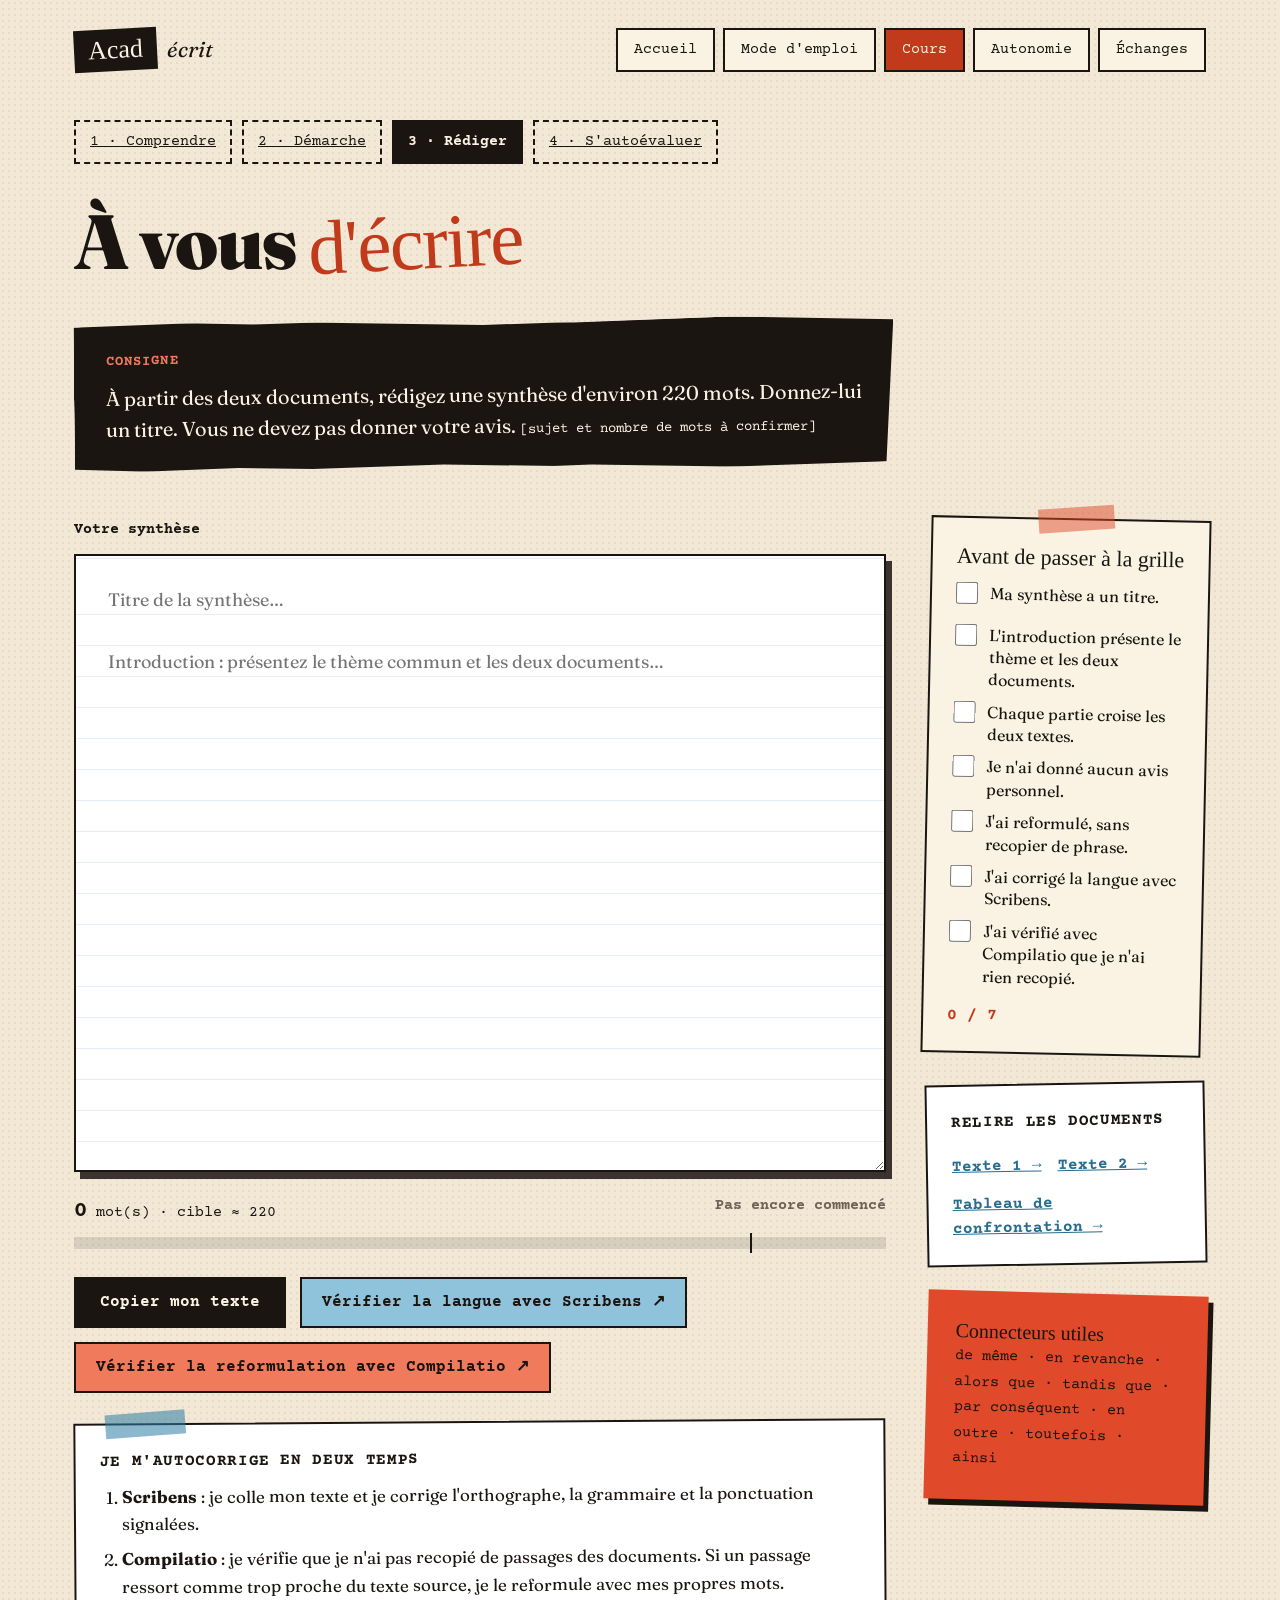
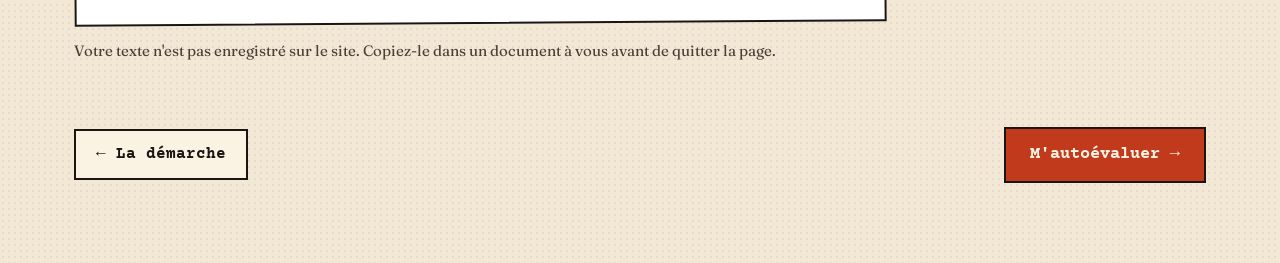
<file: synthese/redaction.html>
<!doctype html>
<html lang="fr">
<head>
<meta charset="utf-8">
<meta name="viewport" content="width=device-width, initial-scale=1">
<title>Étape 3 · Rédiger · Acadécrit</title>
<meta name="description" content="Rédiger sa synthèse avec un compteur de mots, une check-list et un lien vers Scribens.">
<link rel="preconnect" href="https://fonts.googleapis.com">
<link rel="preconnect" href="https://fonts.gstatic.com" crossorigin>
<link href="https://fonts.googleapis.com/css2?family=Fraunces:ital,opsz,wght@0,9..144,400;0,9..144,700;0,9..144,900;1,9..144,400;1,9..144,700&amp;family=Permanent+Marker&amp;family=Courier+Prime:wght@400;700&amp;display=swap" rel="stylesheet">
<link rel="stylesheet" href="../assets/css/style.css?v=2026-11-22b">
<script src="../assets/js/redaction.js" defer></script>
</head>
<body>
<a class="skip-link" href="#contenu">Aller au contenu</a>
<header class="site-header wrap">
<a class="logo" href="../index.html"><span class="logo-mark">Acad</span><span class="logo-text">écrit</span><span class="visually-hidden"> · accueil</span></a>
<nav class="menu" aria-label="Menu principal">
<a class="tab" href="../index.html">Accueil</a>
<a class="tab" href="../mode-emploi.html">Mode d'emploi</a>
<a class="tab" href="../synthese/texte1.html" aria-current="true">Cours</a>
<a class="tab" href="../autonomie/rapport-stage.html">Autonomie</a>
<a class="tab" href="../echanges.html">Échanges</a>
</nav>
</header>
<main id="contenu" class="wrap page" data-redaction data-src="../data/redaction.json">
<nav class="steps" aria-label="Étapes de la synthèse">
<a href="texte1.html">1 · Comprendre</a>
<a href="demarche.html">2 · Démarche</a>
<span aria-current="step">3 · Rédiger</span>
<a href="grille.html">4 · S'autoévaluer</a>
</nav>
<h1 class="page-title">À vous <span class="marker">d'écrire</span></h1>

<div class="consigne-box torn-dark">
<p class="label">CONSIGNE</p>
<p class="txt"><span data-consigne>À partir des deux documents, rédigez une synthèse. Donnez-lui un titre. Vous ne devez pas donner votre avis.</span> <span class="tbc" data-a-confirmer hidden>[sujet et nombre de mots à confirmer]</span></p>
</div>

<div class="row" style="margin-top:48px">
<div class="col-main">
<label class="field-label" for="synthese">Votre synthèse</label>
<textarea id="synthese" class="writing" rows="18" spellcheck="true" aria-describedby="compteur avertissement" placeholder="Titre de la synthèse…&#10;&#10;Introduction : présentez le thème commun et les deux documents…"></textarea>
<div class="counter" id="compteur">
<div class="counter-row">
<span role="status"><strong data-mots>0</strong> mot(s) · cible ≈ <span data-cible>220</span></span>
<span class="state st-empty" data-etat>Pas encore commencé</span>
</div>
<div class="bar-track" aria-hidden="true"><div class="bar-fill bg-empty" data-barre></div><div class="bar-mark" style="left:83.333%"></div></div>
</div>
<div class="actions-row">
<button class="btn" type="button" data-copier>Copier mon texte</button>
<a class="tab tab--mid" style="background:var(--sky)" href="https://www.scribens.fr/" target="_blank" rel="noopener">Vérifier la langue avec Scribens ↗<span class="visually-hidden"> (nouvel onglet)</span></a>
<a class="tab tab--mid" style="background:var(--salmon)" href="https://www.compilatio.net/" target="_blank" rel="noopener">Vérifier la reformulation avec Compilatio ↗<span class="visually-hidden"> (nouvel onglet)</span></a>
</div>
<div class="card card--white card--flat" style="--r:-.4deg;margin-top:28px">
<span class="tape" style="--x:30px;--w:80px;--t:-4deg" aria-hidden="true"></span>
<p class="label" style="color:var(--ink)">JE M'AUTOCORRIGE EN DEUX TEMPS</p>
<ol class="home-list" style="margin-top:8px">
<li><strong>Scribens</strong> : je colle mon texte et je corrige l'orthographe, la grammaire et la ponctuation signalées.</li>
<li><strong>Compilatio</strong> : je vérifie que je n'ai pas recopié de passages des documents. Si un passage ressort comme trop proche du texte source, je le reformule avec mes propres mots.</li>
</ol>
</div>
<p class="warning" id="avertissement">Votre texte n'est pas enregistré sur le site. Copiez-le dans un document à vous avant de quitter la page.</p>
</div>

<aside class="col-side side-stack" aria-label="Aides à la rédaction">
<div class="card card--flat" style="--r:1.2deg">
<span class="tape tape--red" style="--x:38%;--w:76px;--t:-5deg" aria-hidden="true"></span>
<h2 class="postit-title" style="font-size:22px;font-weight:400" id="t-check">Avant de passer à la grille</h2>
<ul class="checklist" data-checklist aria-labelledby="t-check"></ul>
<p class="check-count" data-check-count>0 / 7</p>
</div>
<div class="card card--white card--flat" style="--r:-1deg">
<p class="label" style="color:var(--ink)">RELIRE LES DOCUMENTS</p>
<p class="link-list" style="margin:0"><a href="texte1.html">Texte 1 →</a><a href="texte2.html">Texte 2 →</a><a href="demarche.html">Tableau de confrontation →</a></p>
</div>
<div class="postit postit--red postit--solid" style="--r:1.5deg">
<p class="postit-title" style="font-size:20px">Connecteurs utiles</p>
<p class="connecteurs">de même · en revanche · alors que · tandis que · par conséquent · en outre · toutefois · ainsi</p>
</div>
</aside>
</div>

<div class="pager">
<a class="tab tab--mid" href="demarche.html">← La démarche</a>
<a class="tab tab--red tab--big" href="grille.html">M'autoévaluer →</a>
</div>
</main>

</body>
</html>
</file>
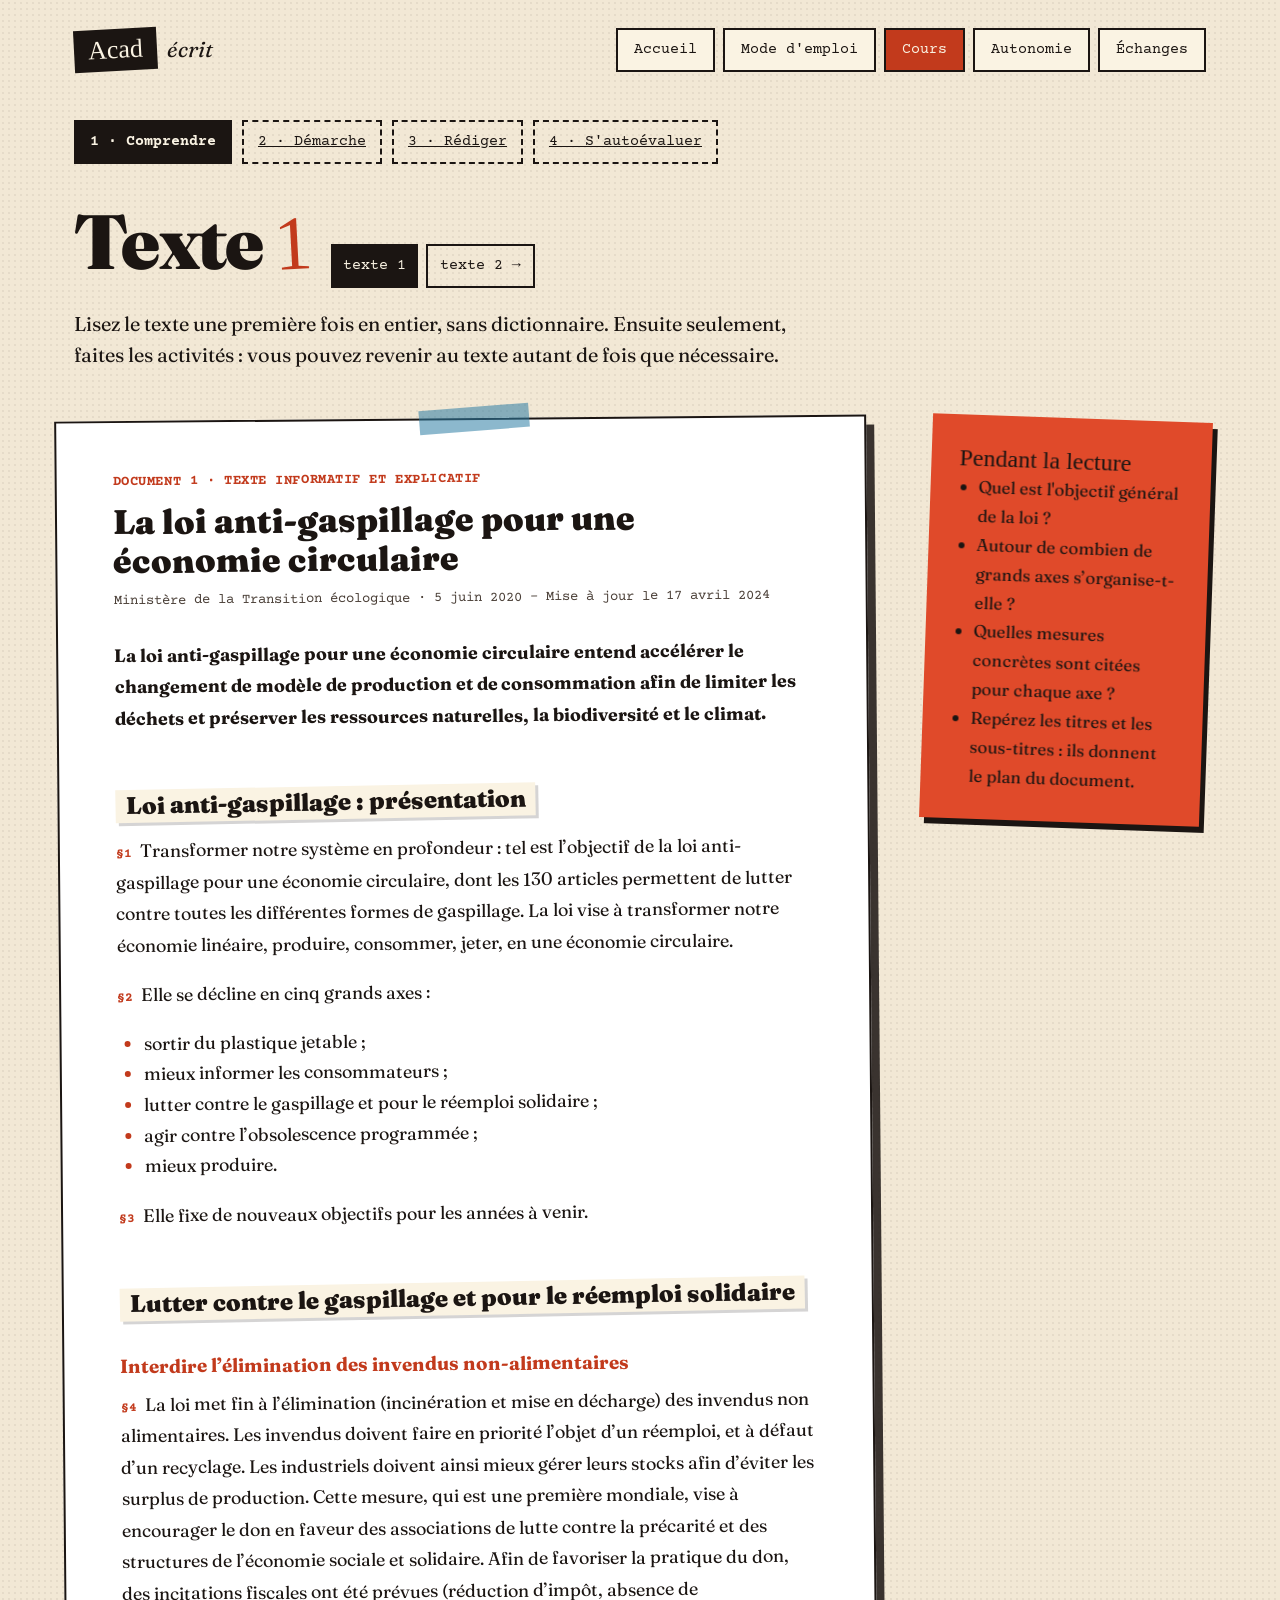
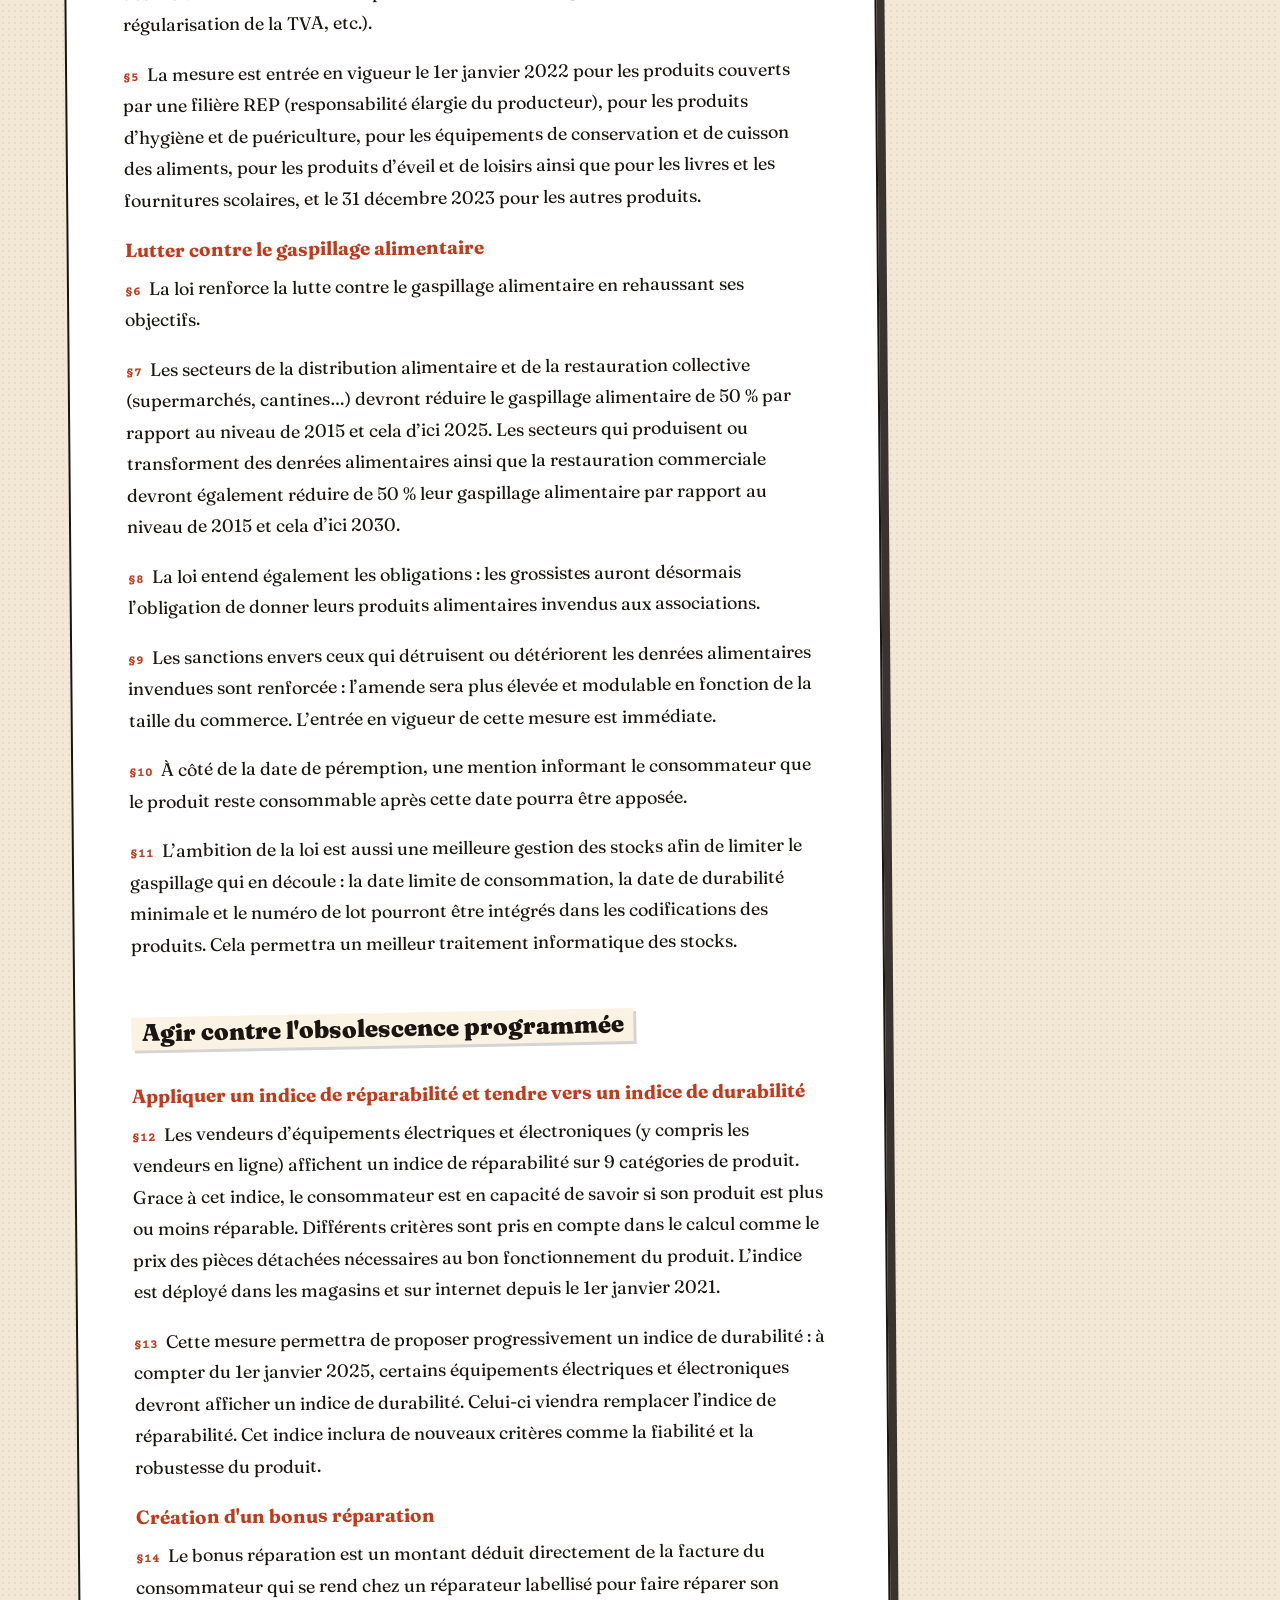
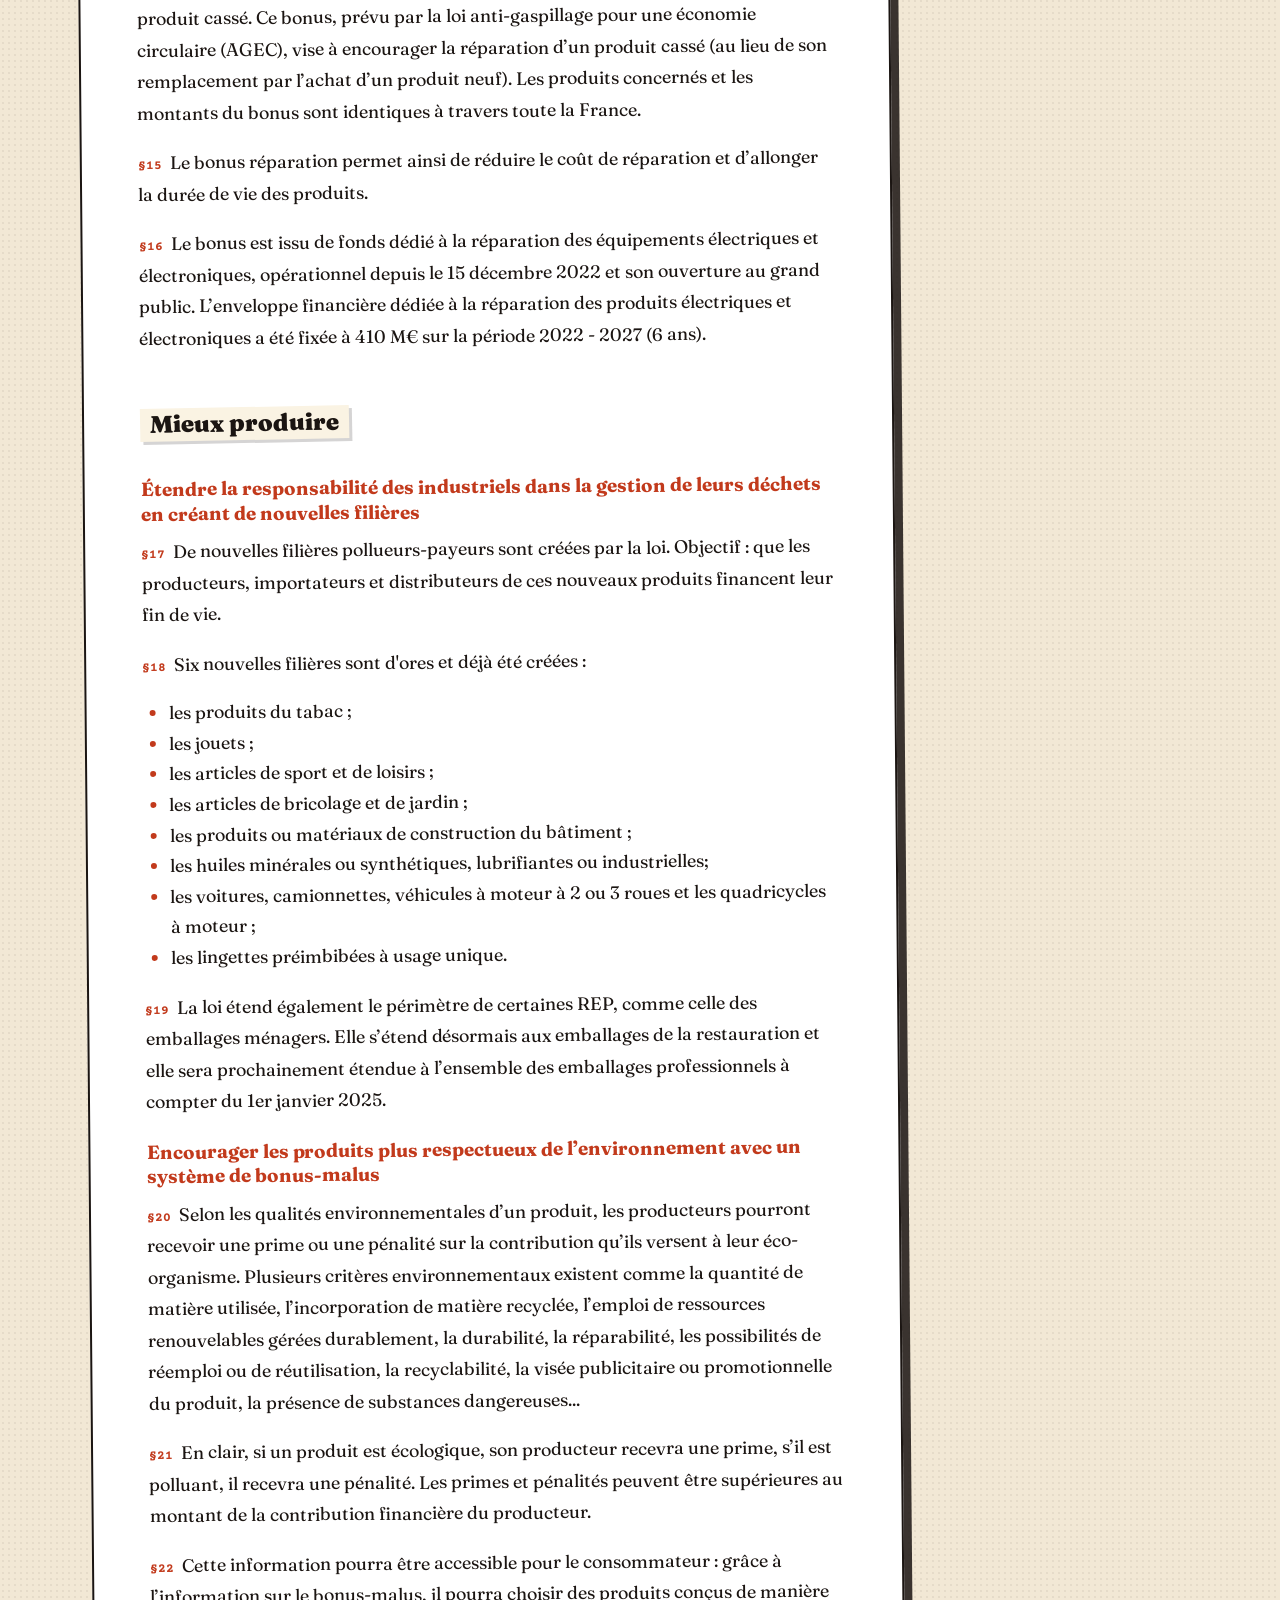
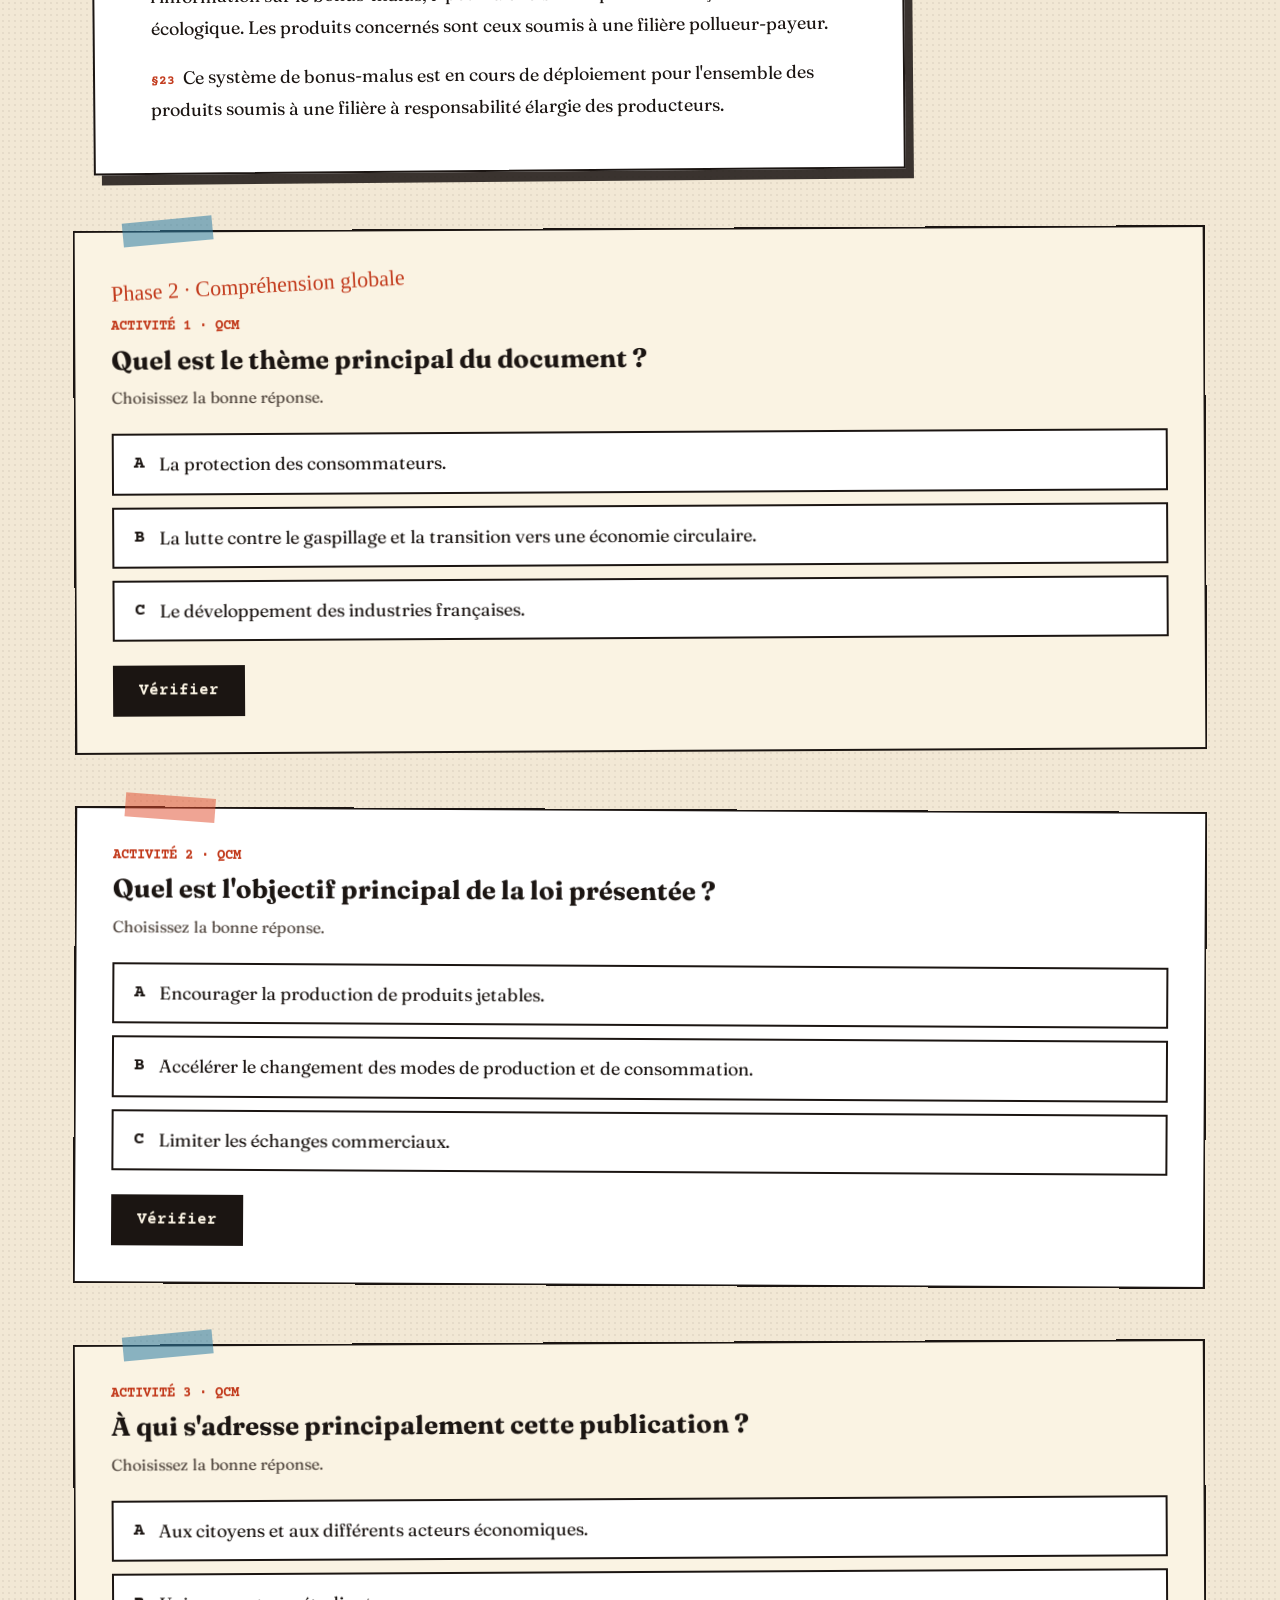
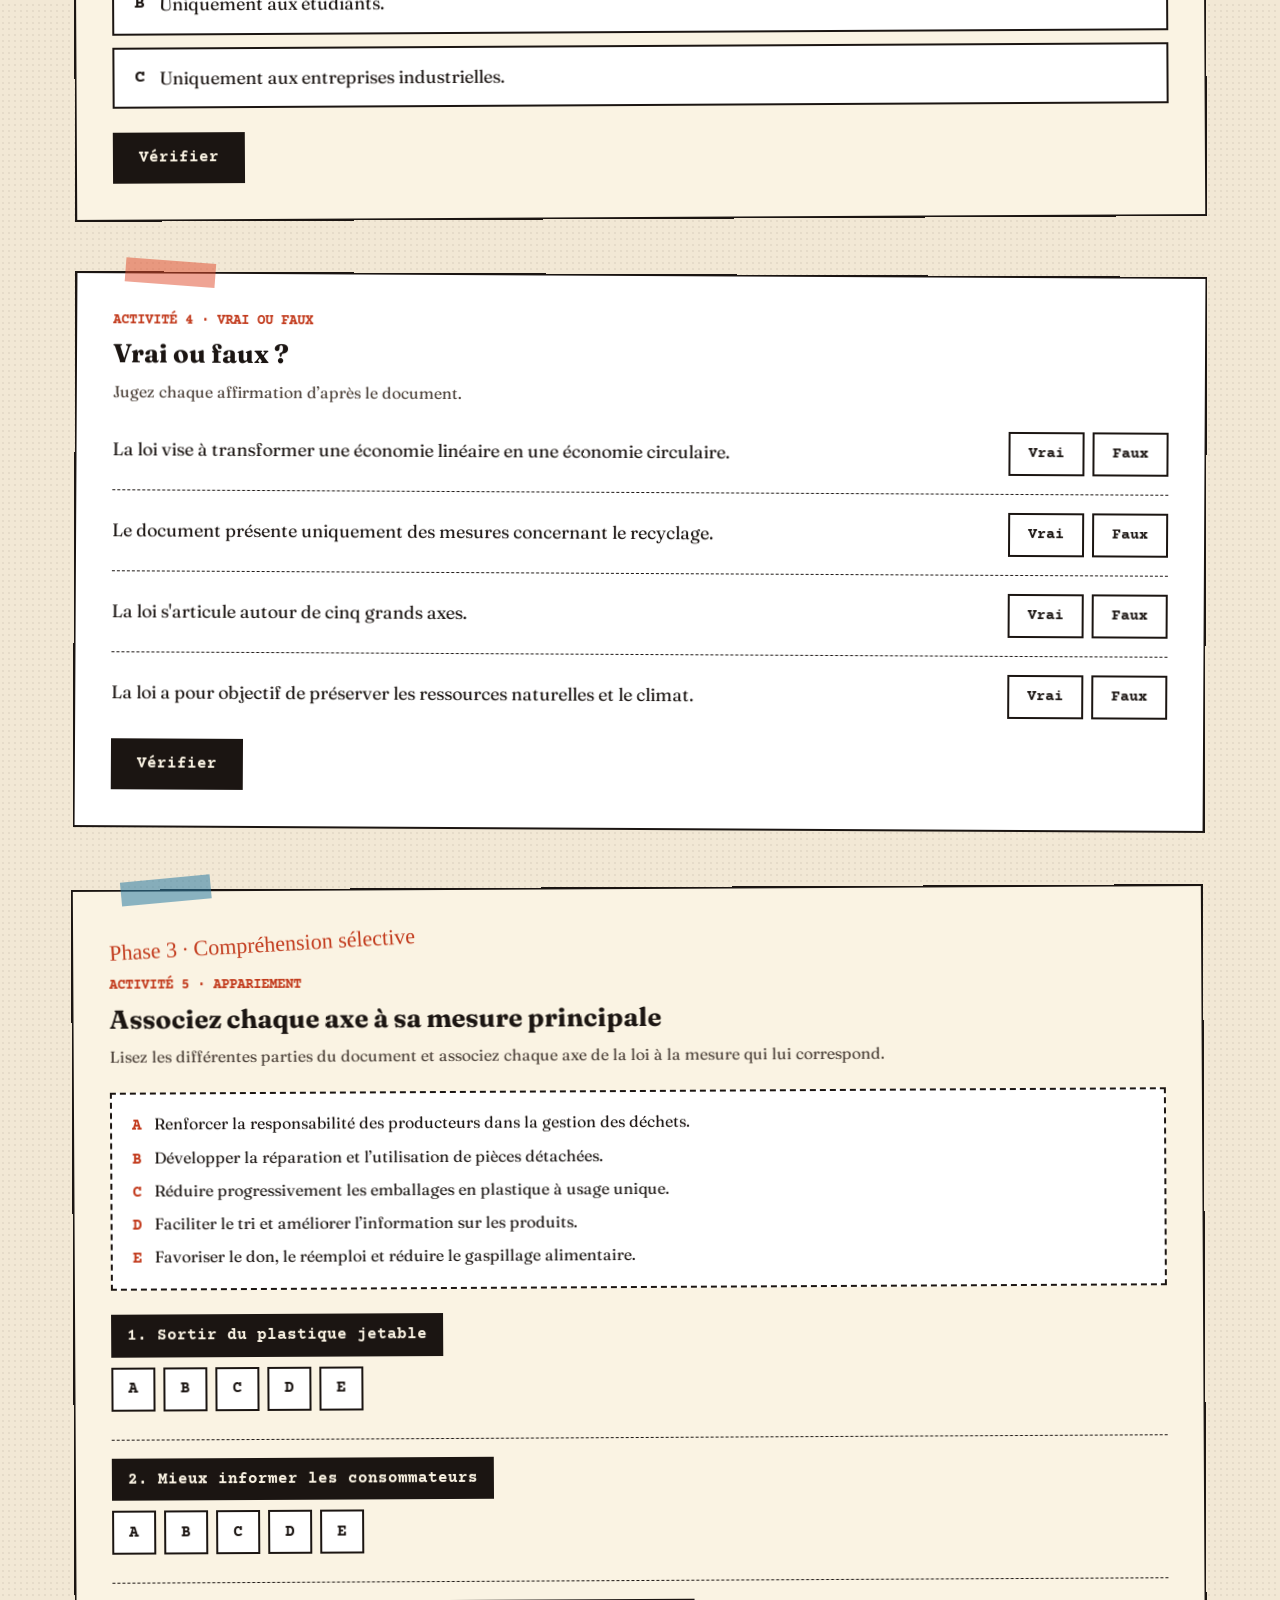
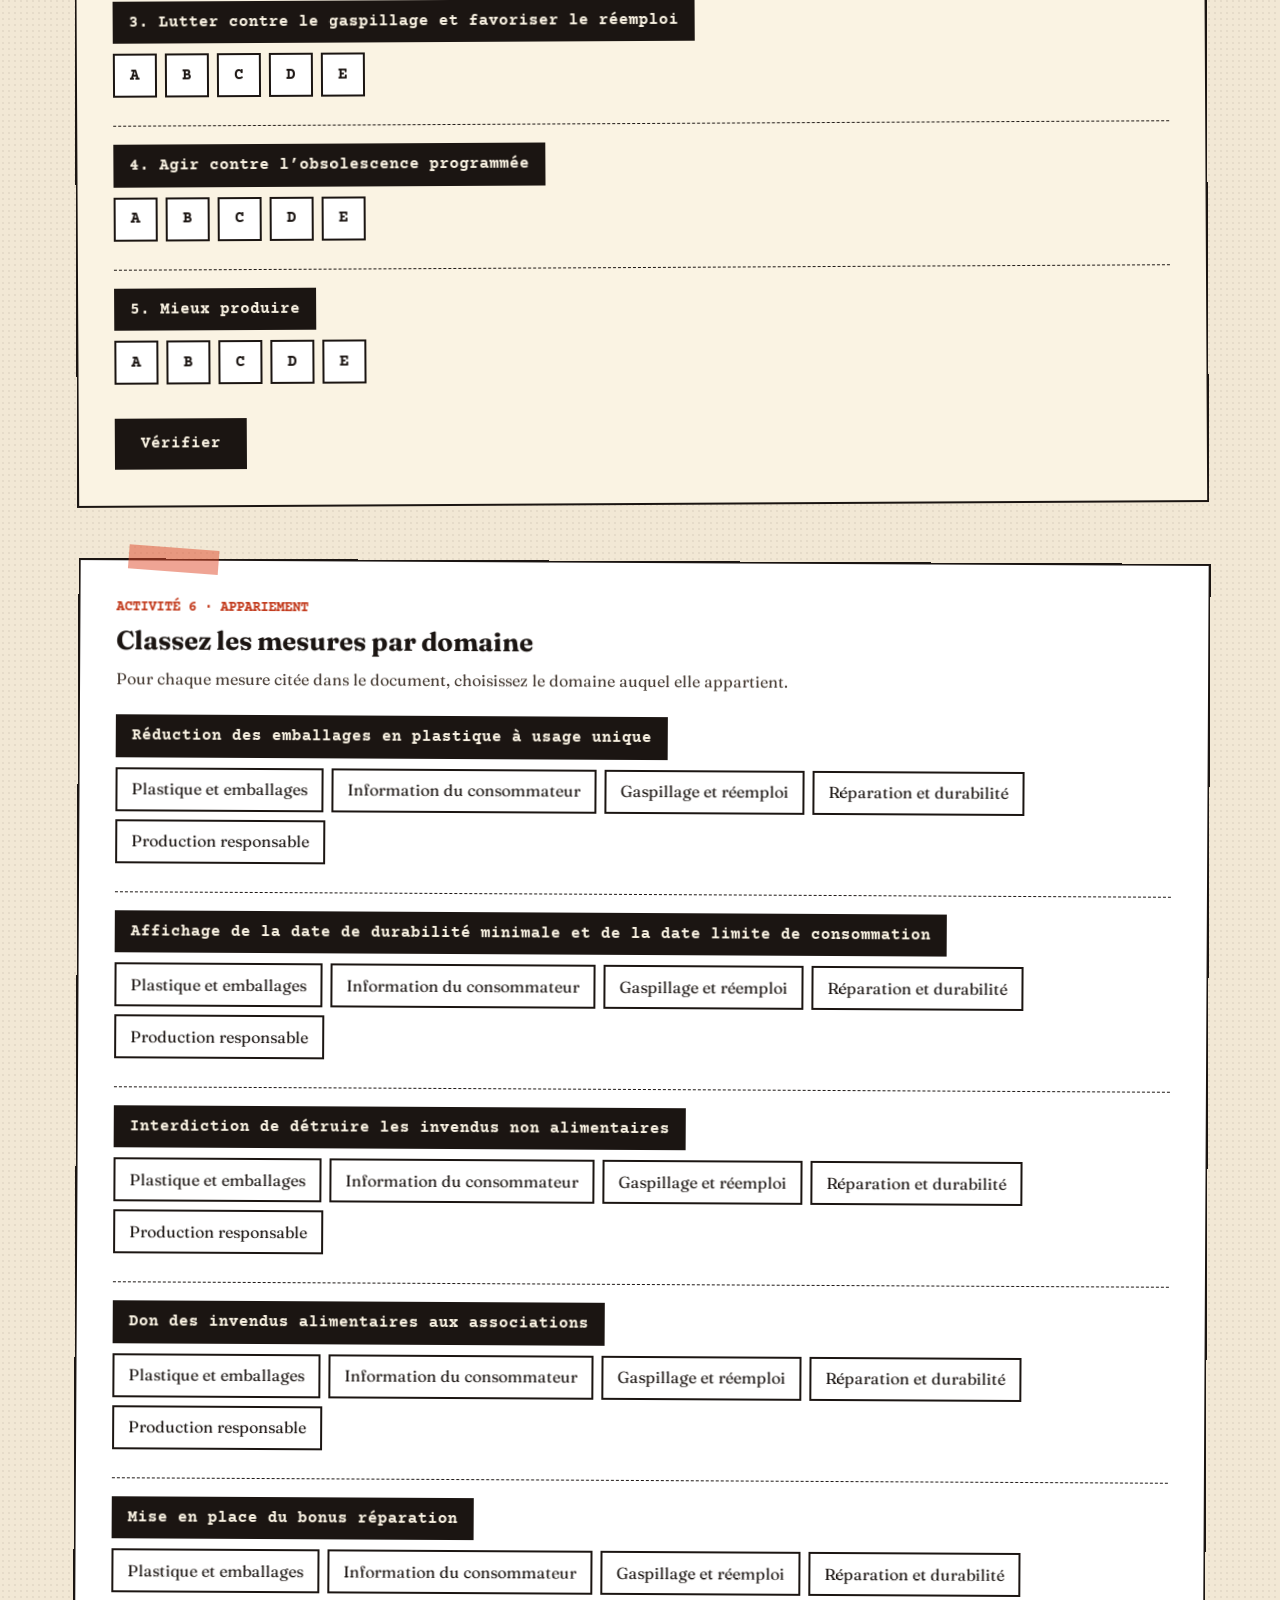
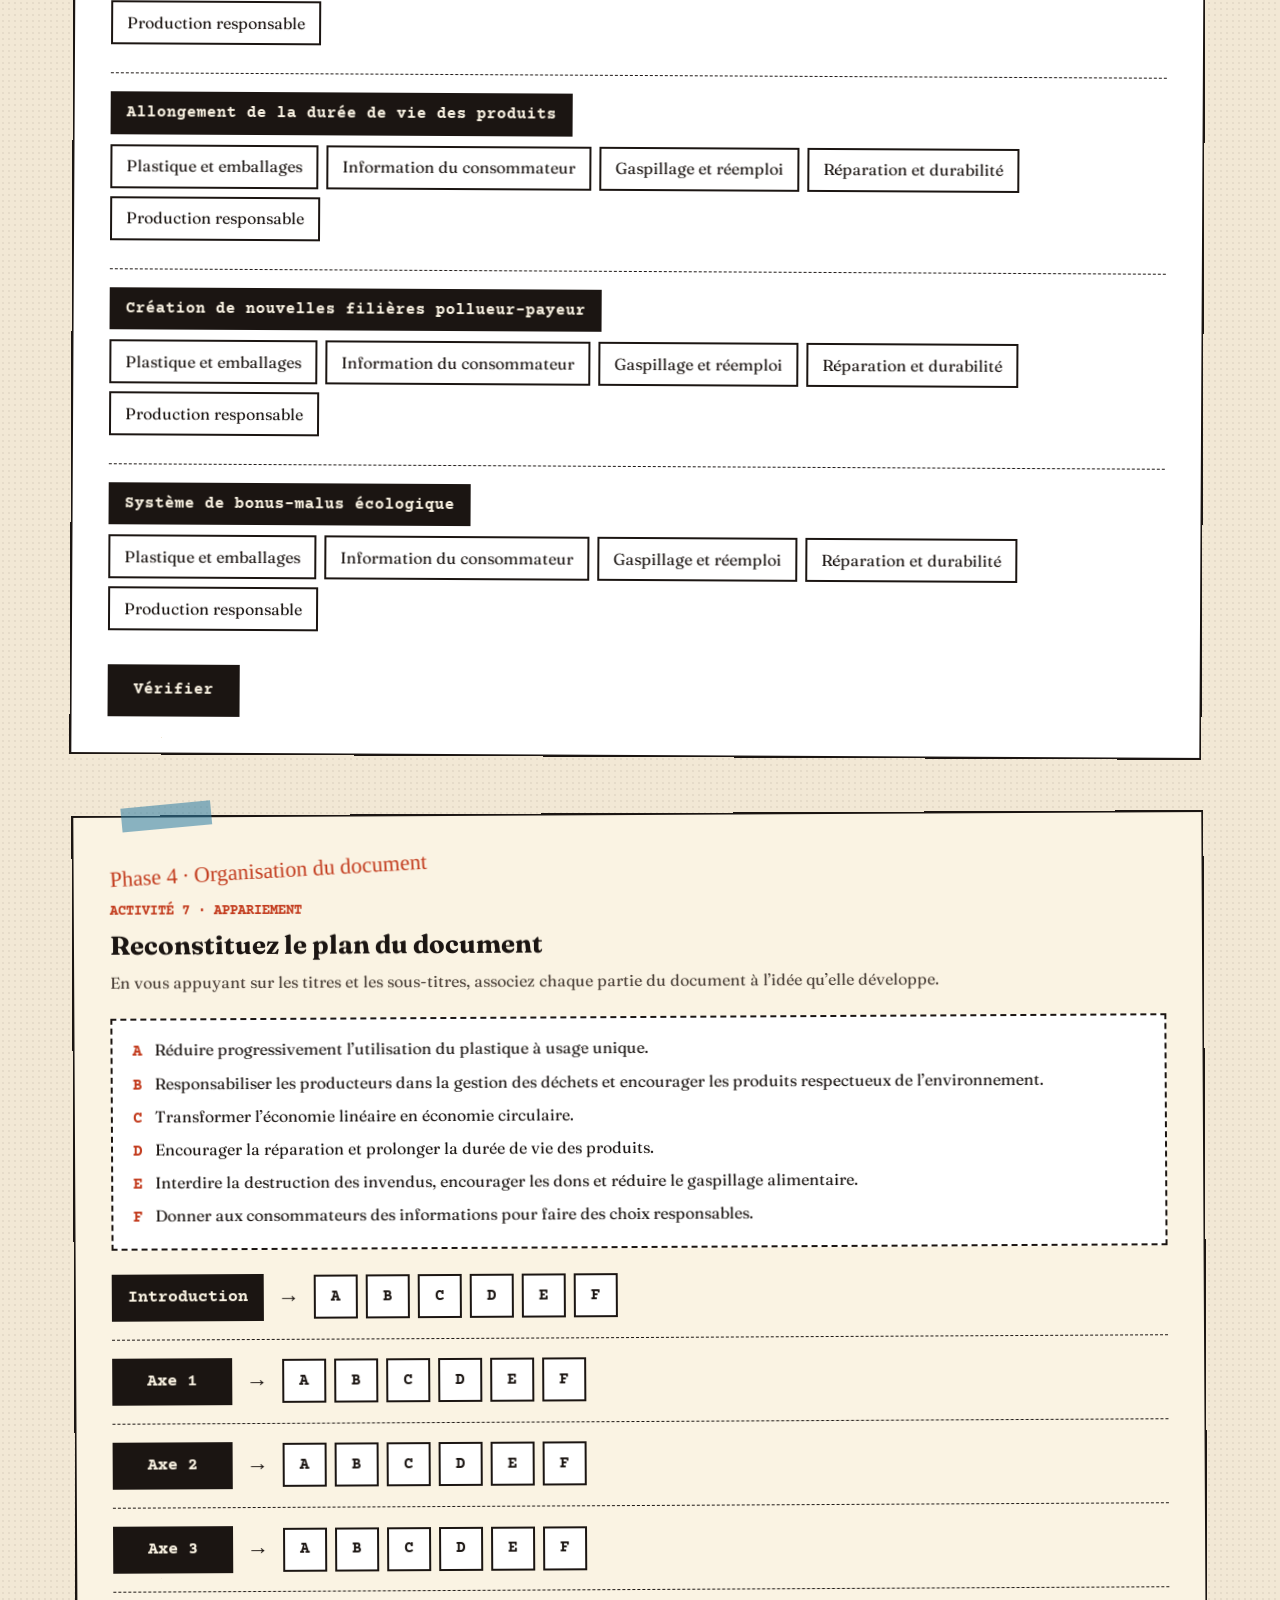
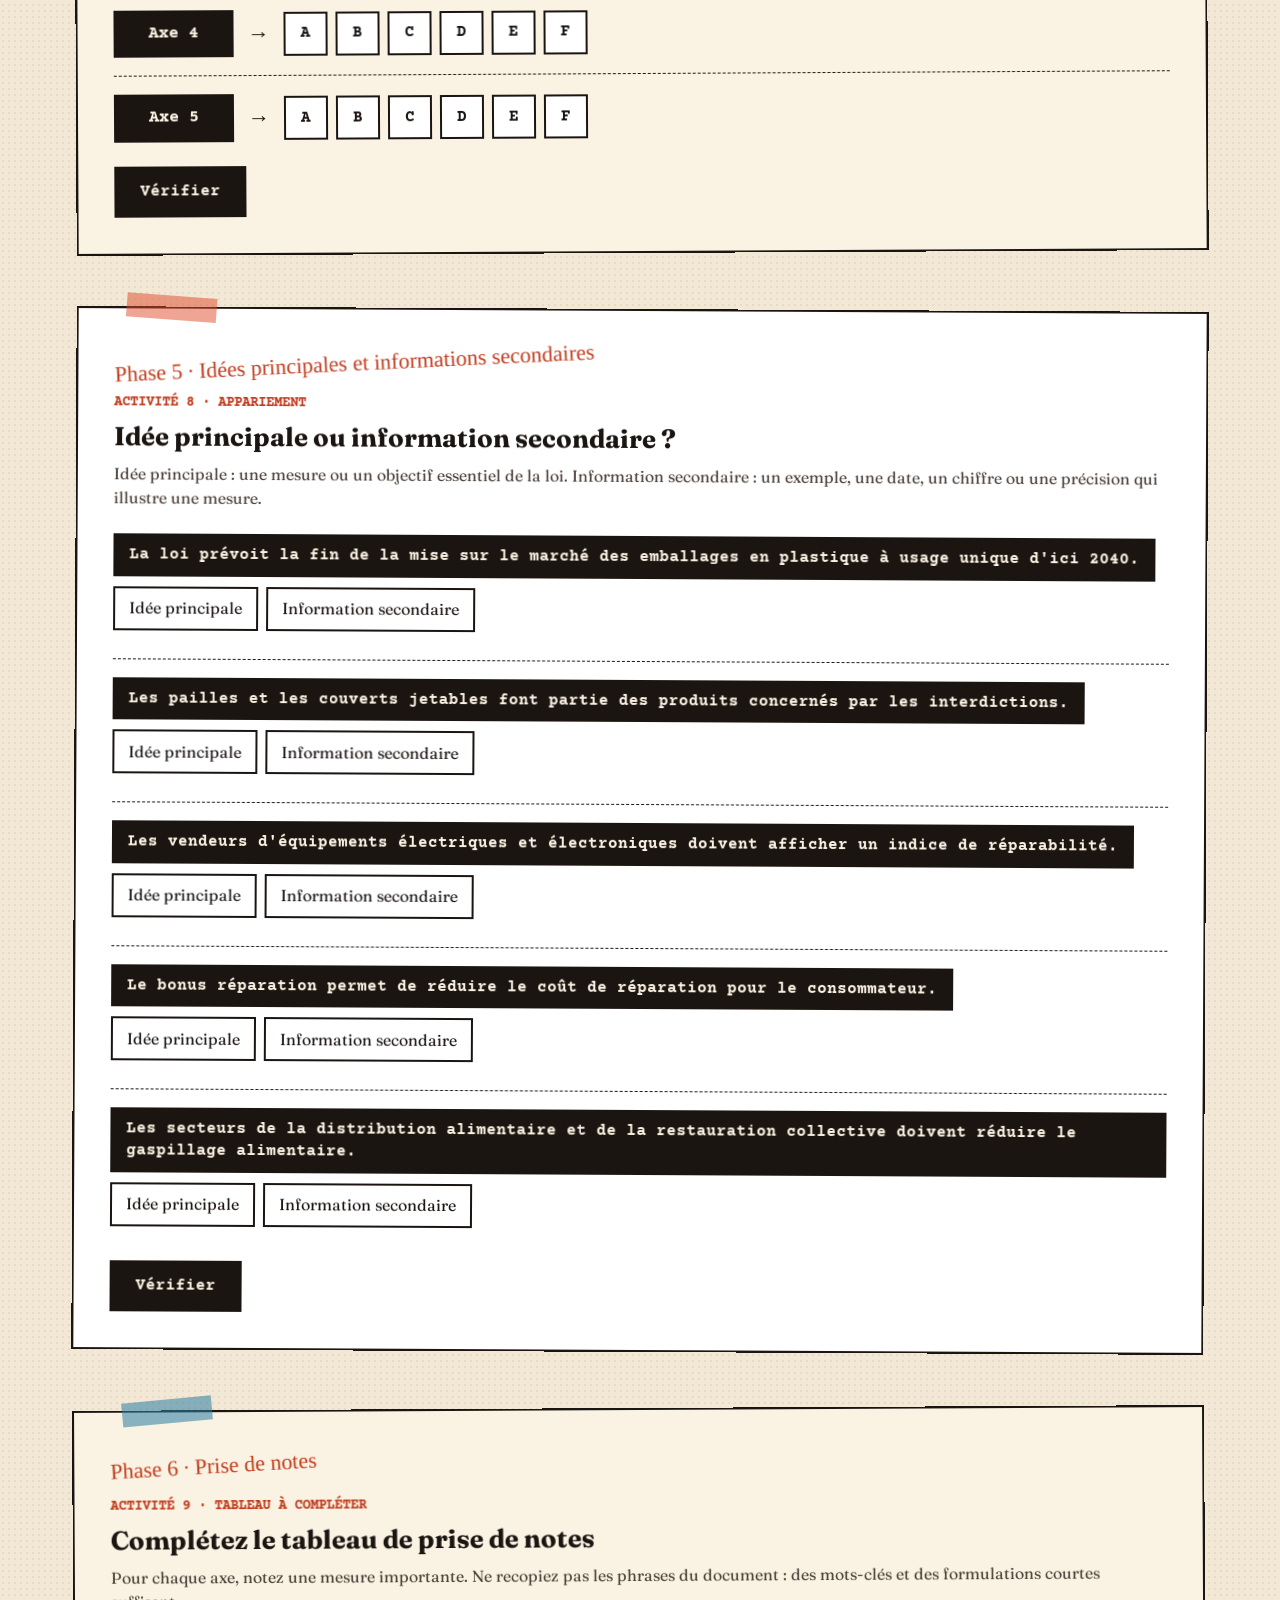
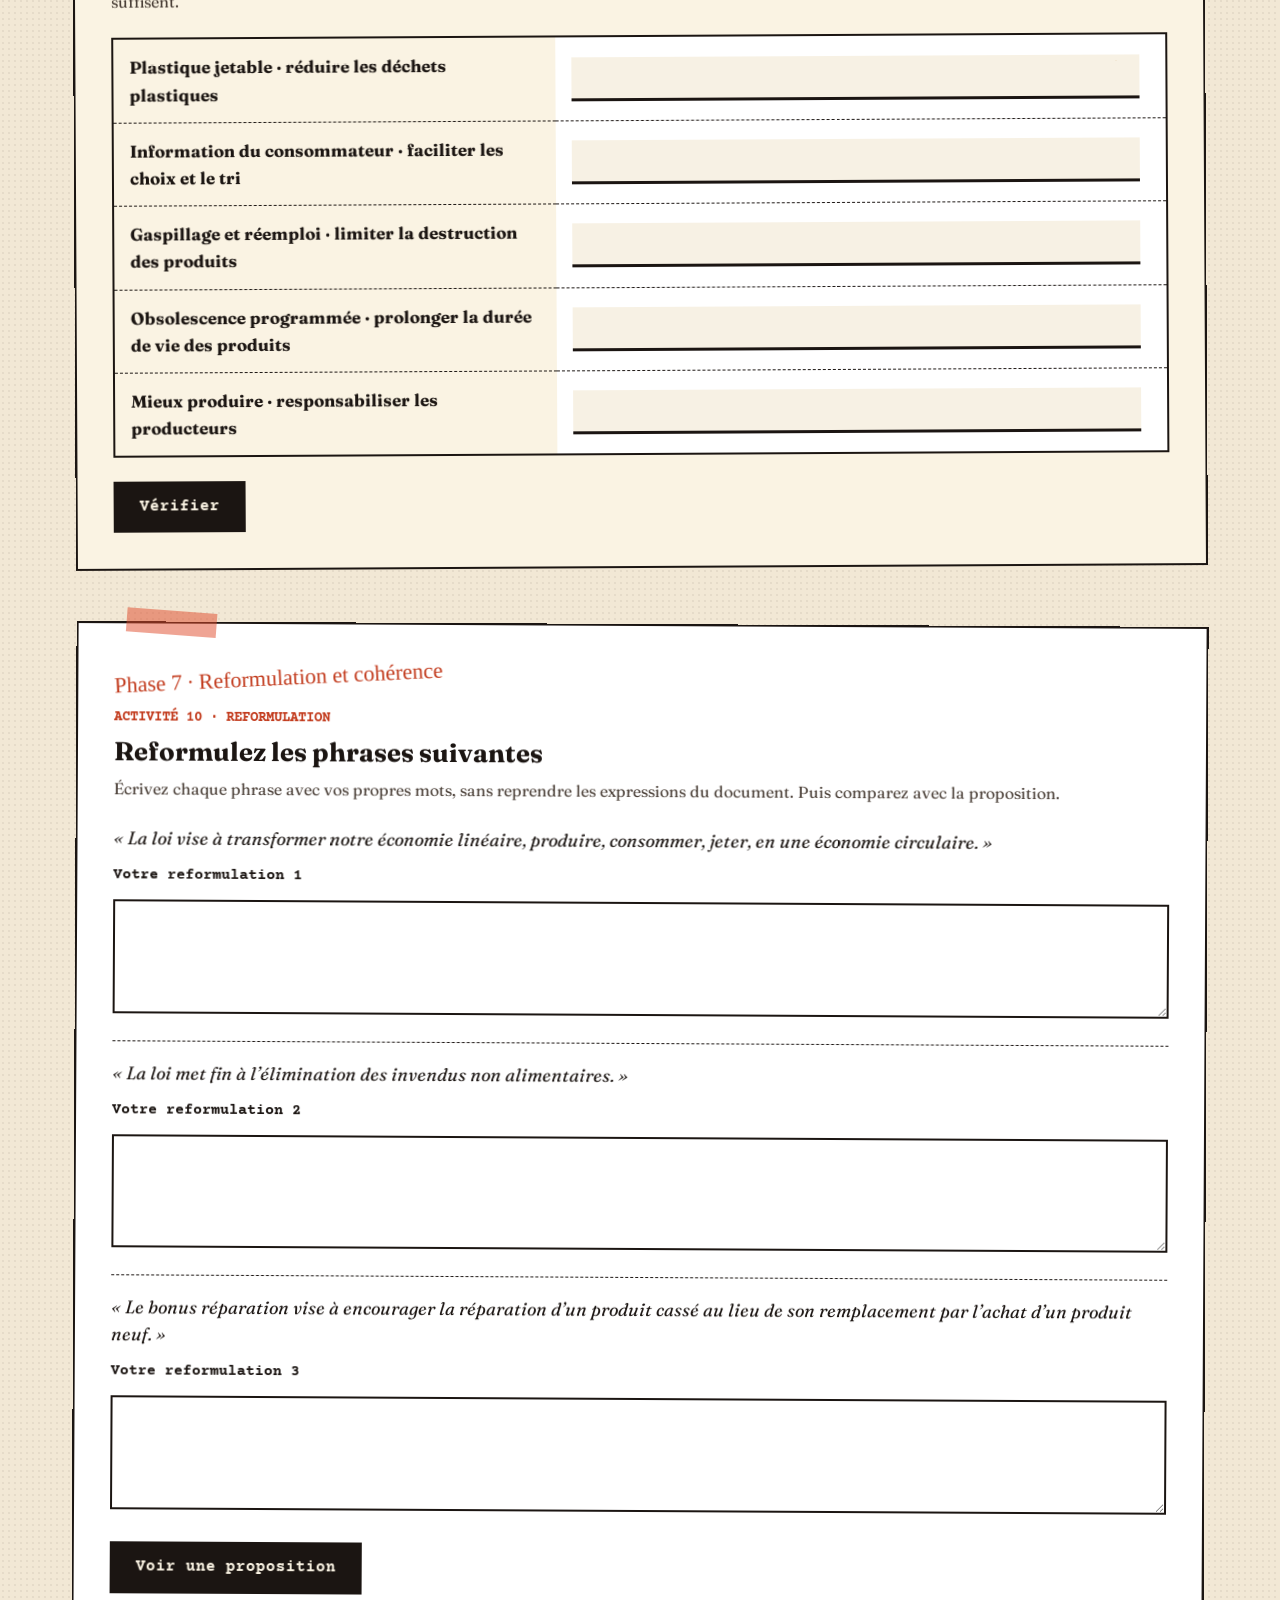
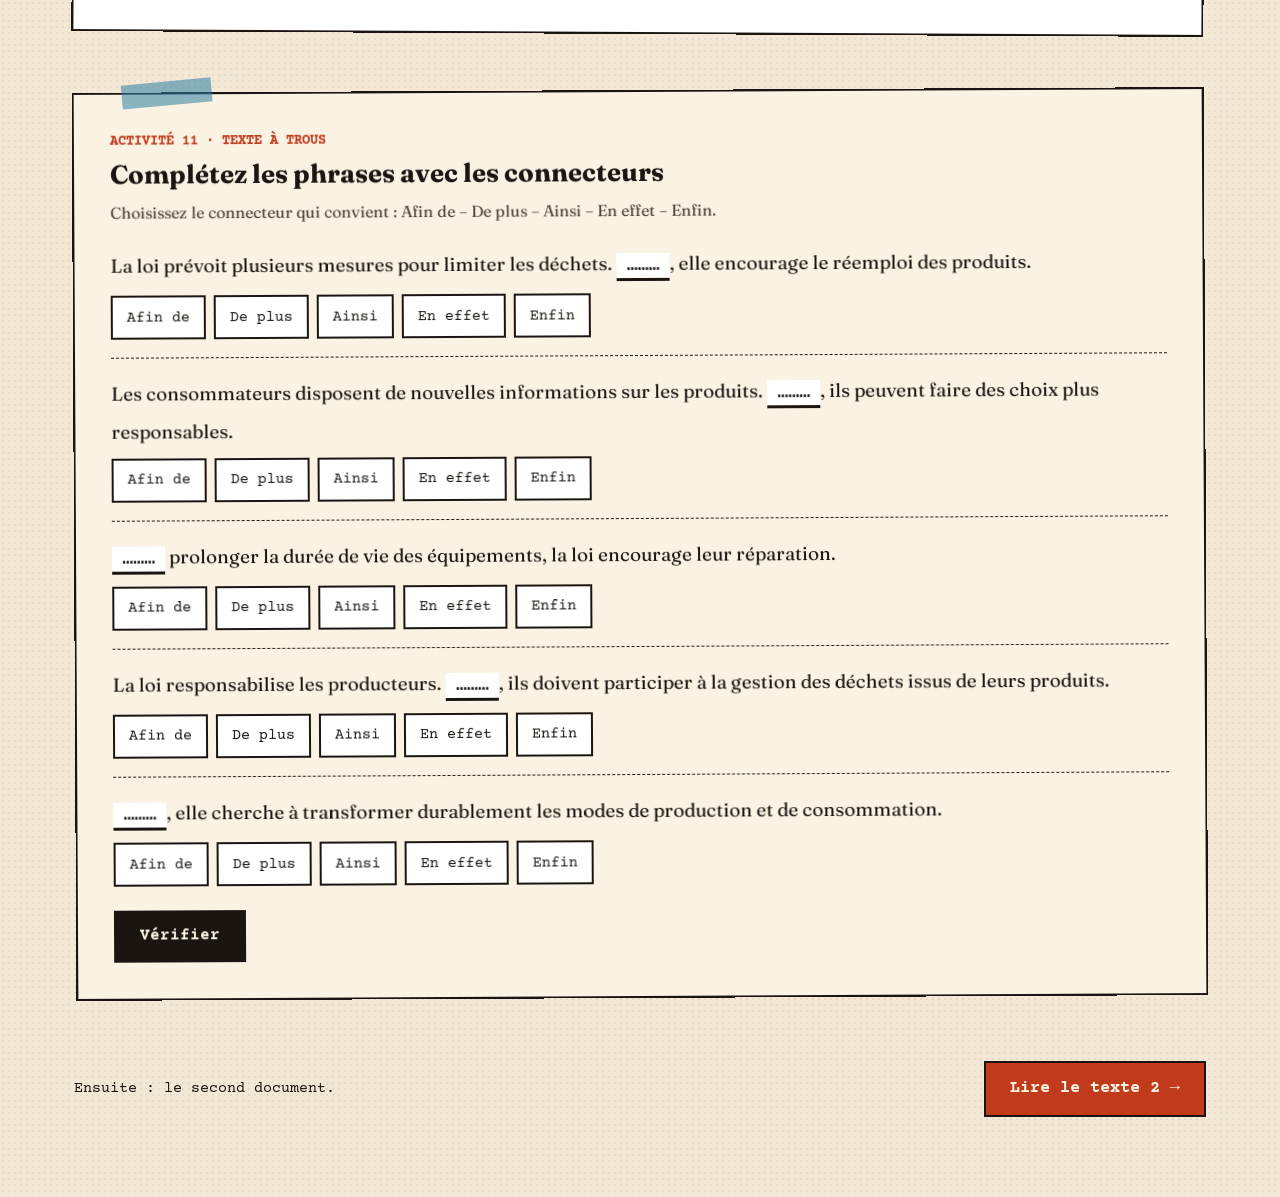
<file: synthese/texte1.html>
<!doctype html>
<html lang="fr">
<head>
<meta charset="utf-8">
<meta name="viewport" content="width=device-width, initial-scale=1">
<title>Étape 1 · Texte 1 · Acadécrit</title>
<meta name="description" content="Lire le document 1 et faire ses activités de compréhension, corrigées automatiquement.">
<link rel="preconnect" href="https://fonts.googleapis.com">
<link rel="preconnect" href="https://fonts.gstatic.com" crossorigin>
<link href="https://fonts.googleapis.com/css2?family=Fraunces:ital,opsz,wght@0,9..144,400;0,9..144,700;0,9..144,900;1,9..144,400;1,9..144,700&amp;family=Permanent+Marker&amp;family=Courier+Prime:wght@400;700&amp;display=swap" rel="stylesheet">
<link rel="stylesheet" href="../assets/css/style.css?v=2026-11-22b">
<script src="../assets/js/activites.js" defer></script>
<script src="../assets/js/souligner.js" defer></script>
</head>
<body>
<a class="skip-link" href="#contenu">Aller au contenu</a>
<header class="site-header wrap">
<a class="logo" href="../index.html"><span class="logo-mark">Acad</span><span class="logo-text">écrit</span><span class="visually-hidden"> · accueil</span></a>
<nav class="menu" aria-label="Menu principal">
<a class="tab" href="../index.html">Accueil</a>
<a class="tab" href="../mode-emploi.html">Mode d'emploi</a>
<a class="tab" href="../synthese/texte1.html" aria-current="page">Cours</a>
<a class="tab" href="../autonomie/rapport-stage.html">Autonomie</a>
<a class="tab" href="../echanges.html">Échanges</a>
</nav>
</header>
<main id="contenu" class="wrap page">
<nav class="steps" aria-label="Étapes de la synthèse">
<span aria-current="step">1 · Comprendre</span>
<a href="demarche.html">2 · Démarche</a>
<a href="redaction.html">3 · Rédiger</a>
<a href="grille.html">4 · S'autoévaluer</a>
</nav>
<div class="title-row">
<h1 class="page-title">Texte <span class="marker">1</span></h1>
<div class="doc-switch"><span>texte 1</span><a href="texte2.html">texte 2 →</a></div>
</div>
<p class="lead" style="margin-top:20px">Lisez le texte une première fois en entier, sans dictionnaire. Ensuite seulement, faites les activités : vous pouvez revenir au texte autant de fois que nécessaire.</p>

<div class="row" style="margin-top:48px">
<article class="col-main document" style="--r:-.5deg" aria-labelledby="t-doc" data-document data-src="../data/synthese-texte1.json">
<span class="tape" style="--x:45%;--w:110px;--t:-4deg" aria-hidden="true"></span>
<h2 id="t-doc">Document 1</h2>
<p class="meta">Chargement du texte…</p>
</article>
<aside class="col-side postit postit--solid postit--red" style="--r:2deg" aria-labelledby="t-lecture">
<p class="postit-title" id="t-lecture">Pendant la lecture</p>
<ul data-pendant data-src="../data/synthese-texte1.json"></ul>
</aside>
</div>

<div class="activites" data-src="../data/synthese-texte1.json"></div>

<div class="pager">
<span class="pager-note">Ensuite : le second document.</span>
<a class="tab tab--red tab--big" href="texte2.html">Lire le texte 2 →</a>
</div>
</main>

</body>
</html>
</file>
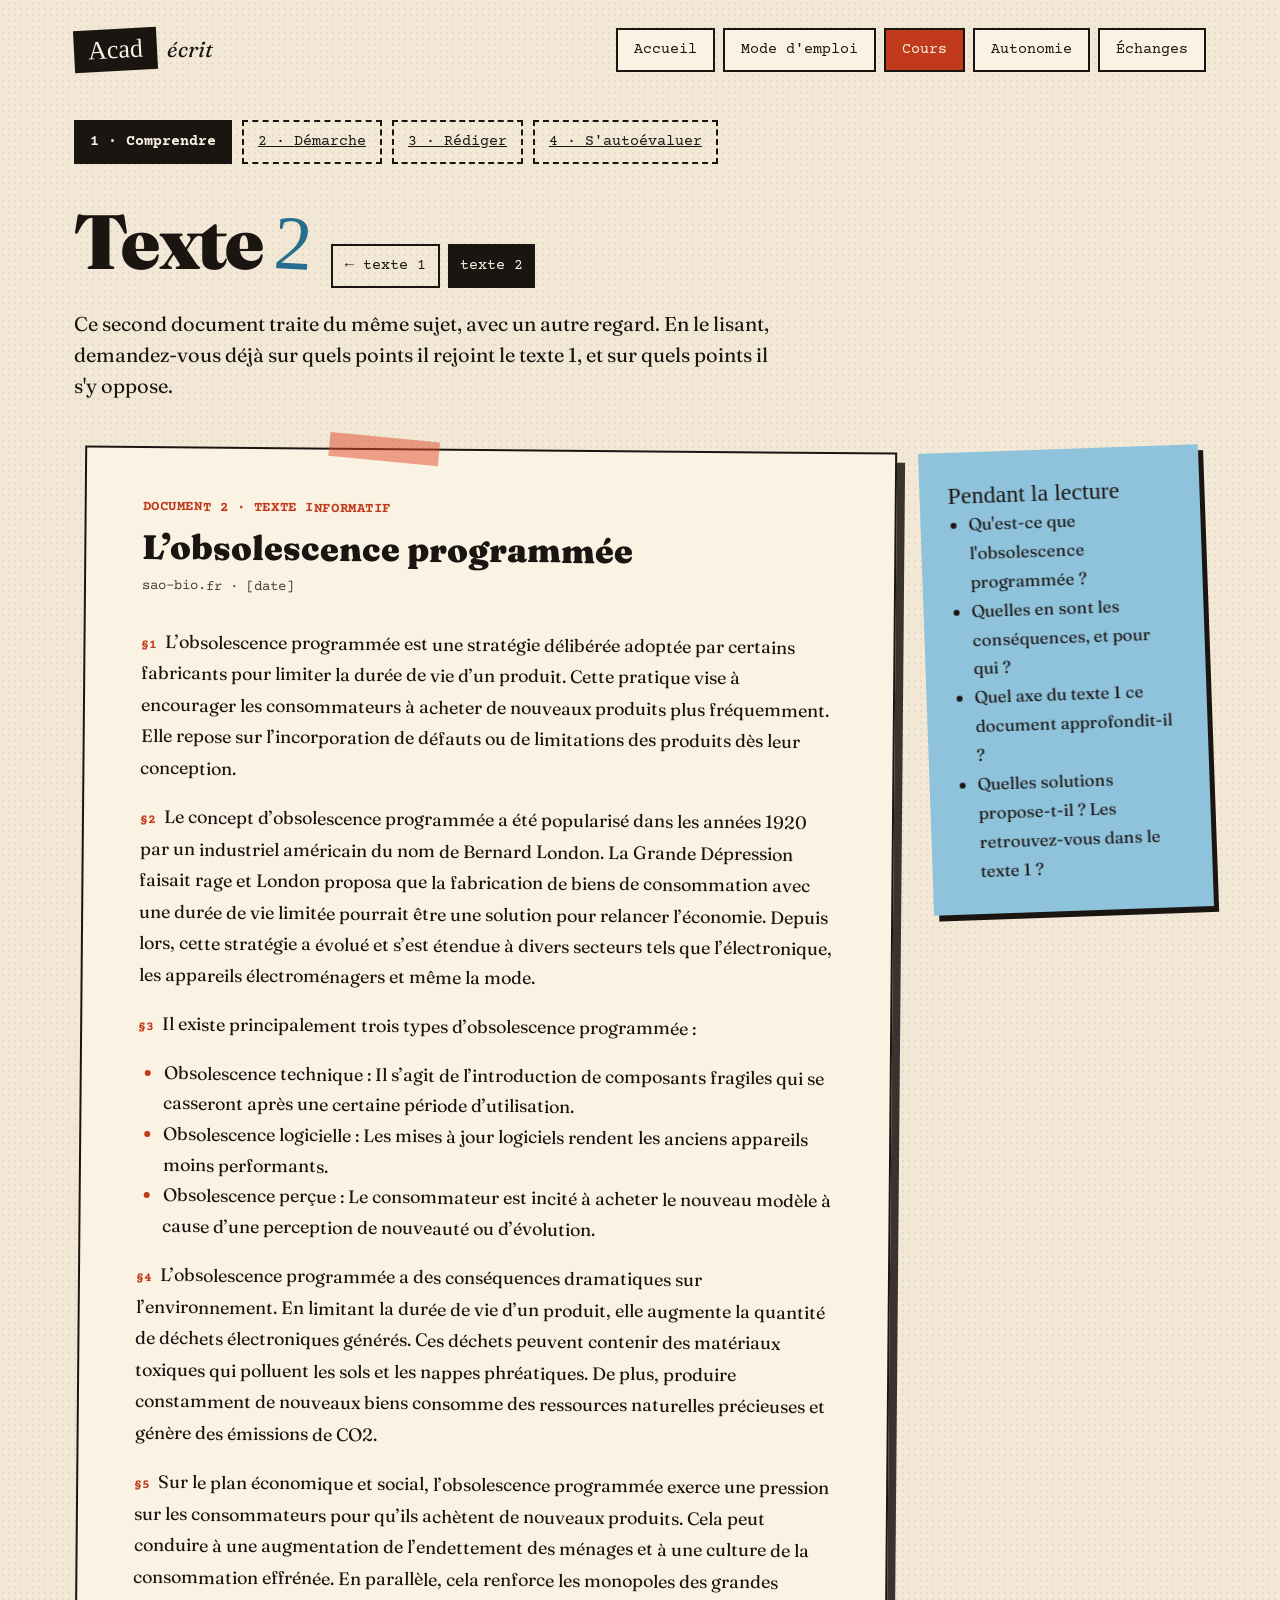
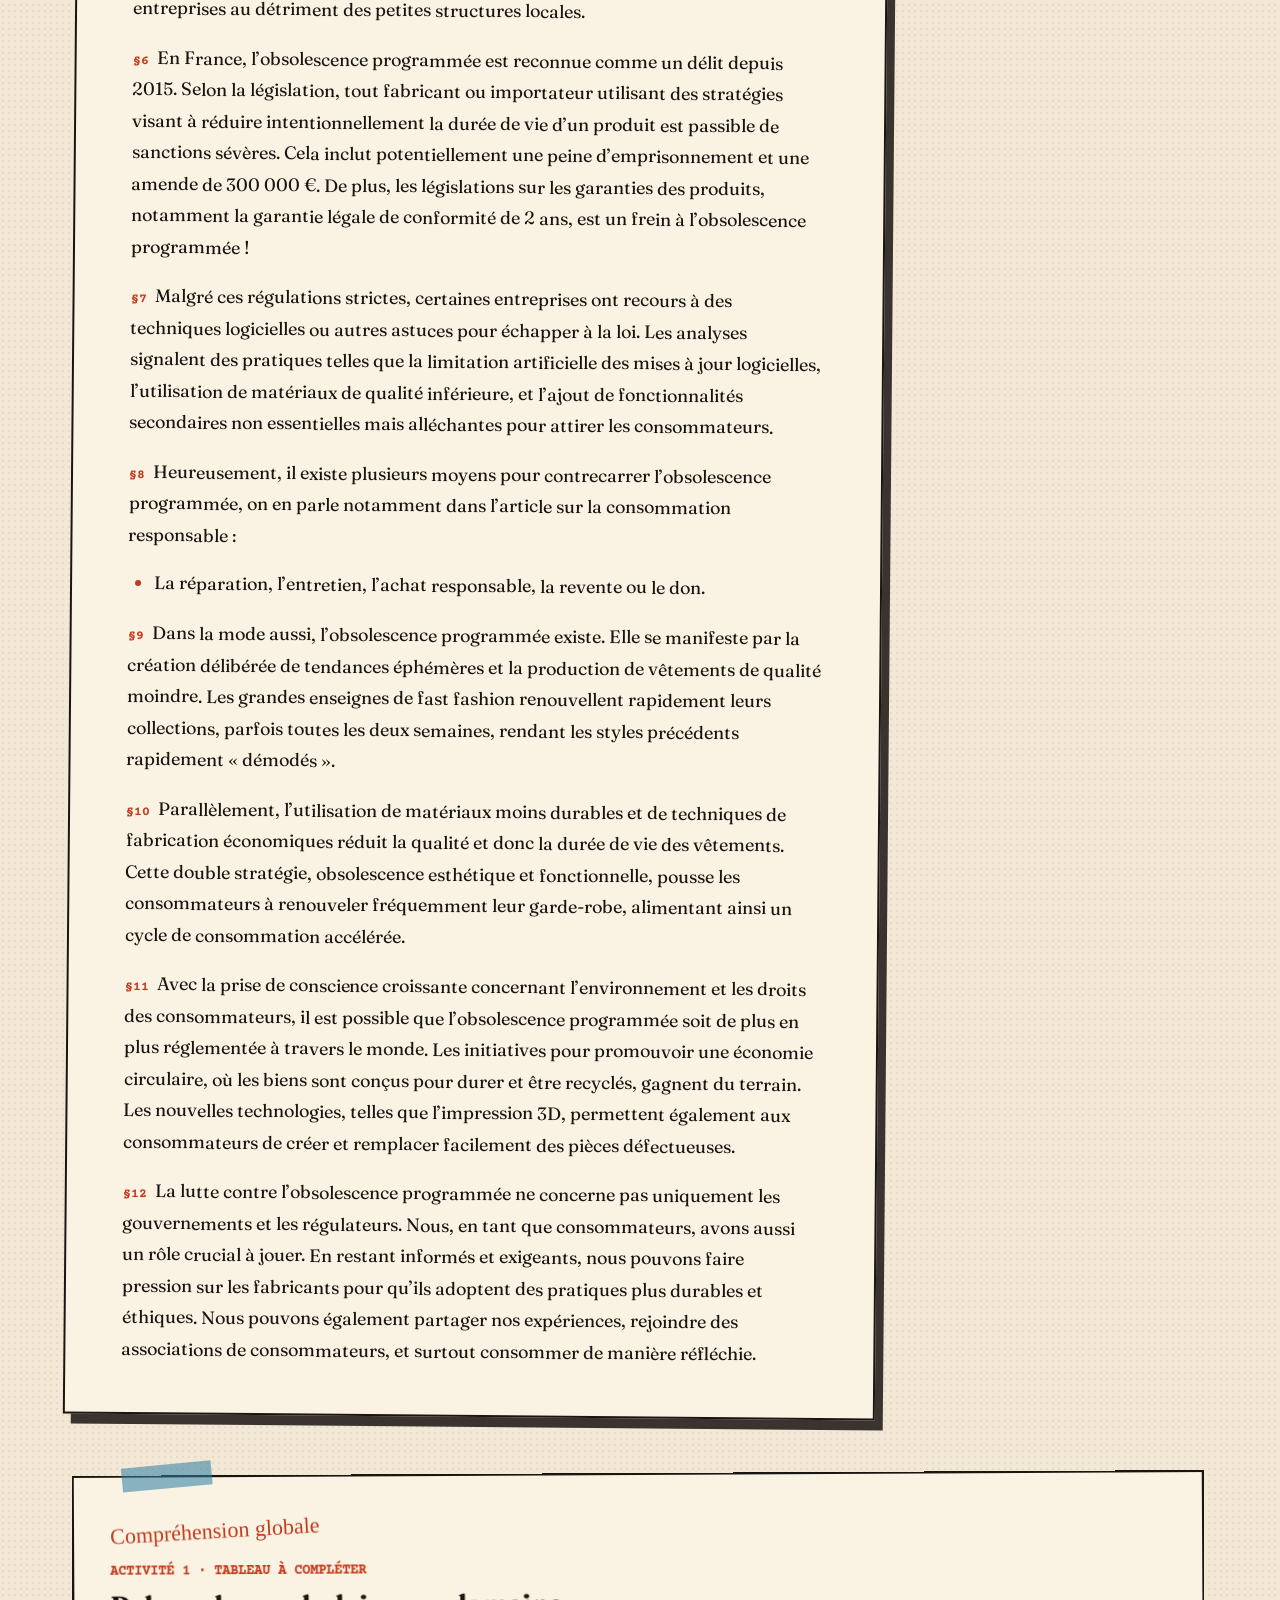
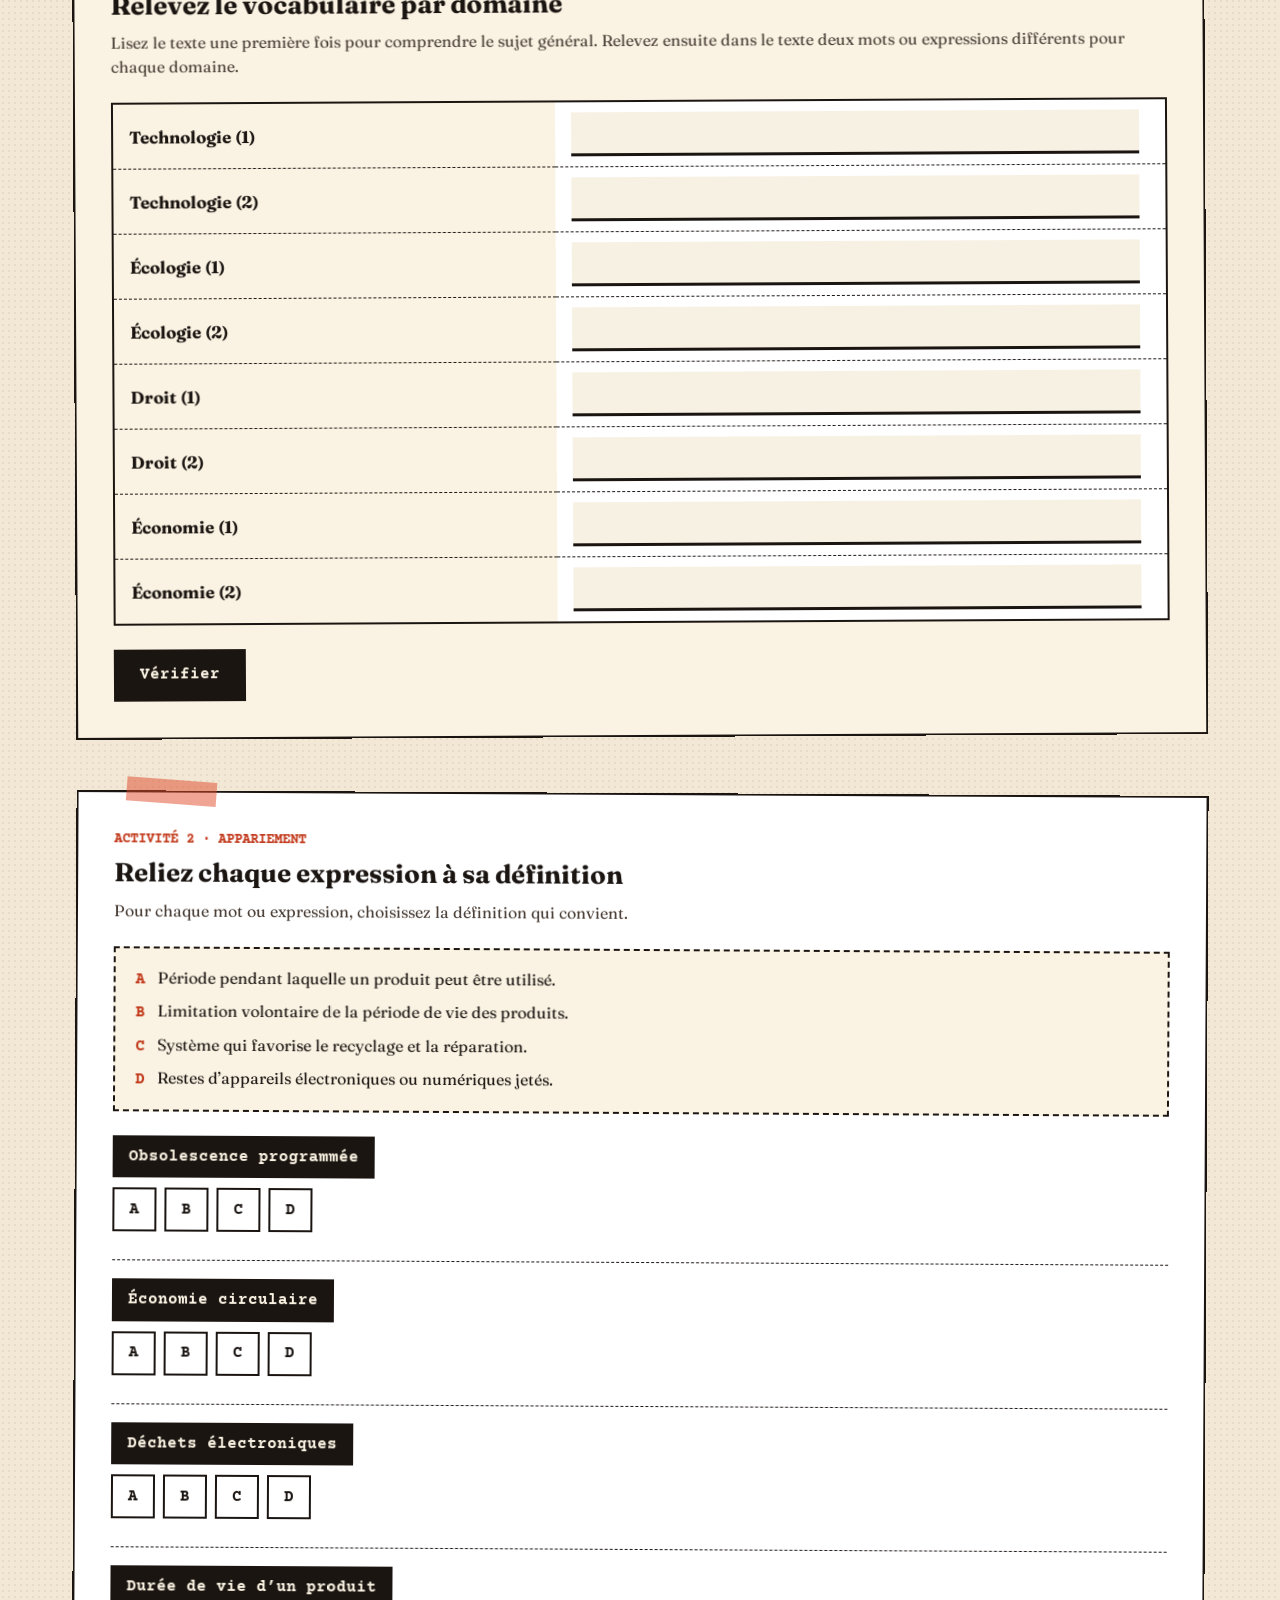
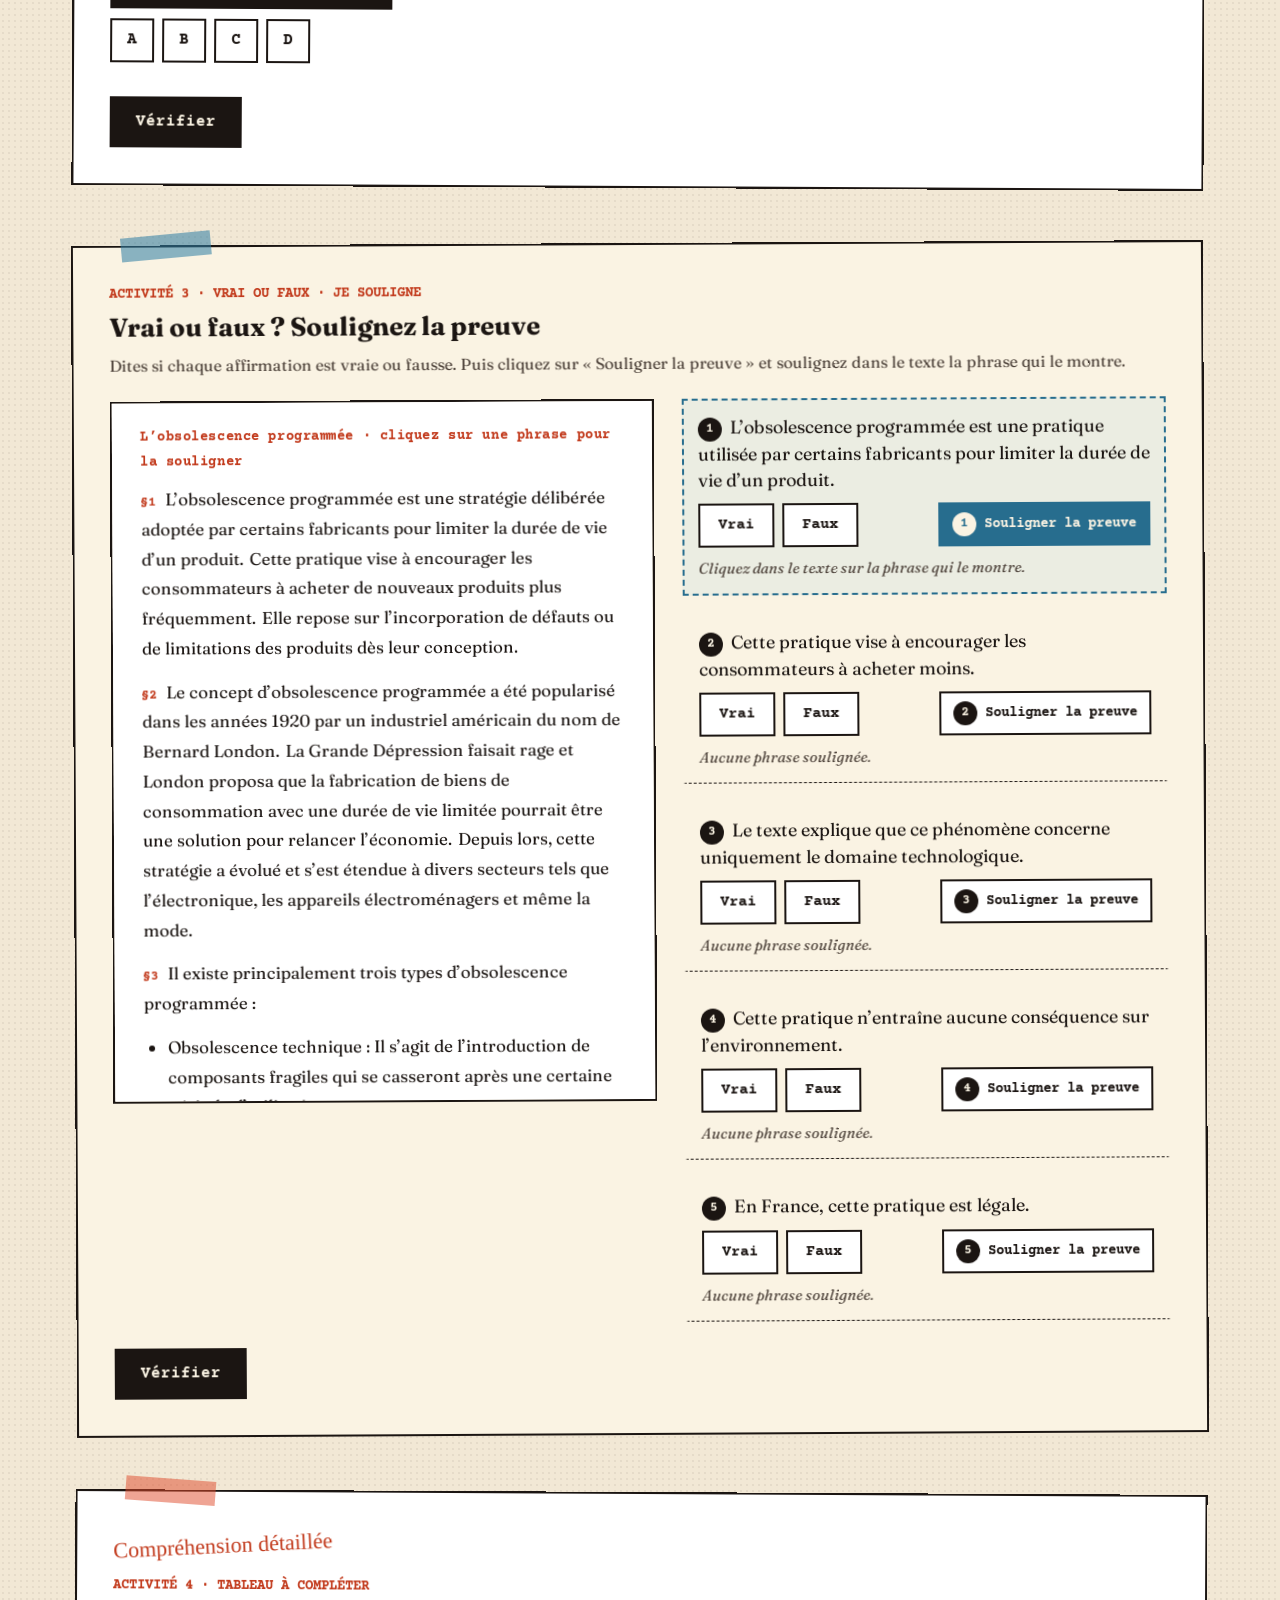
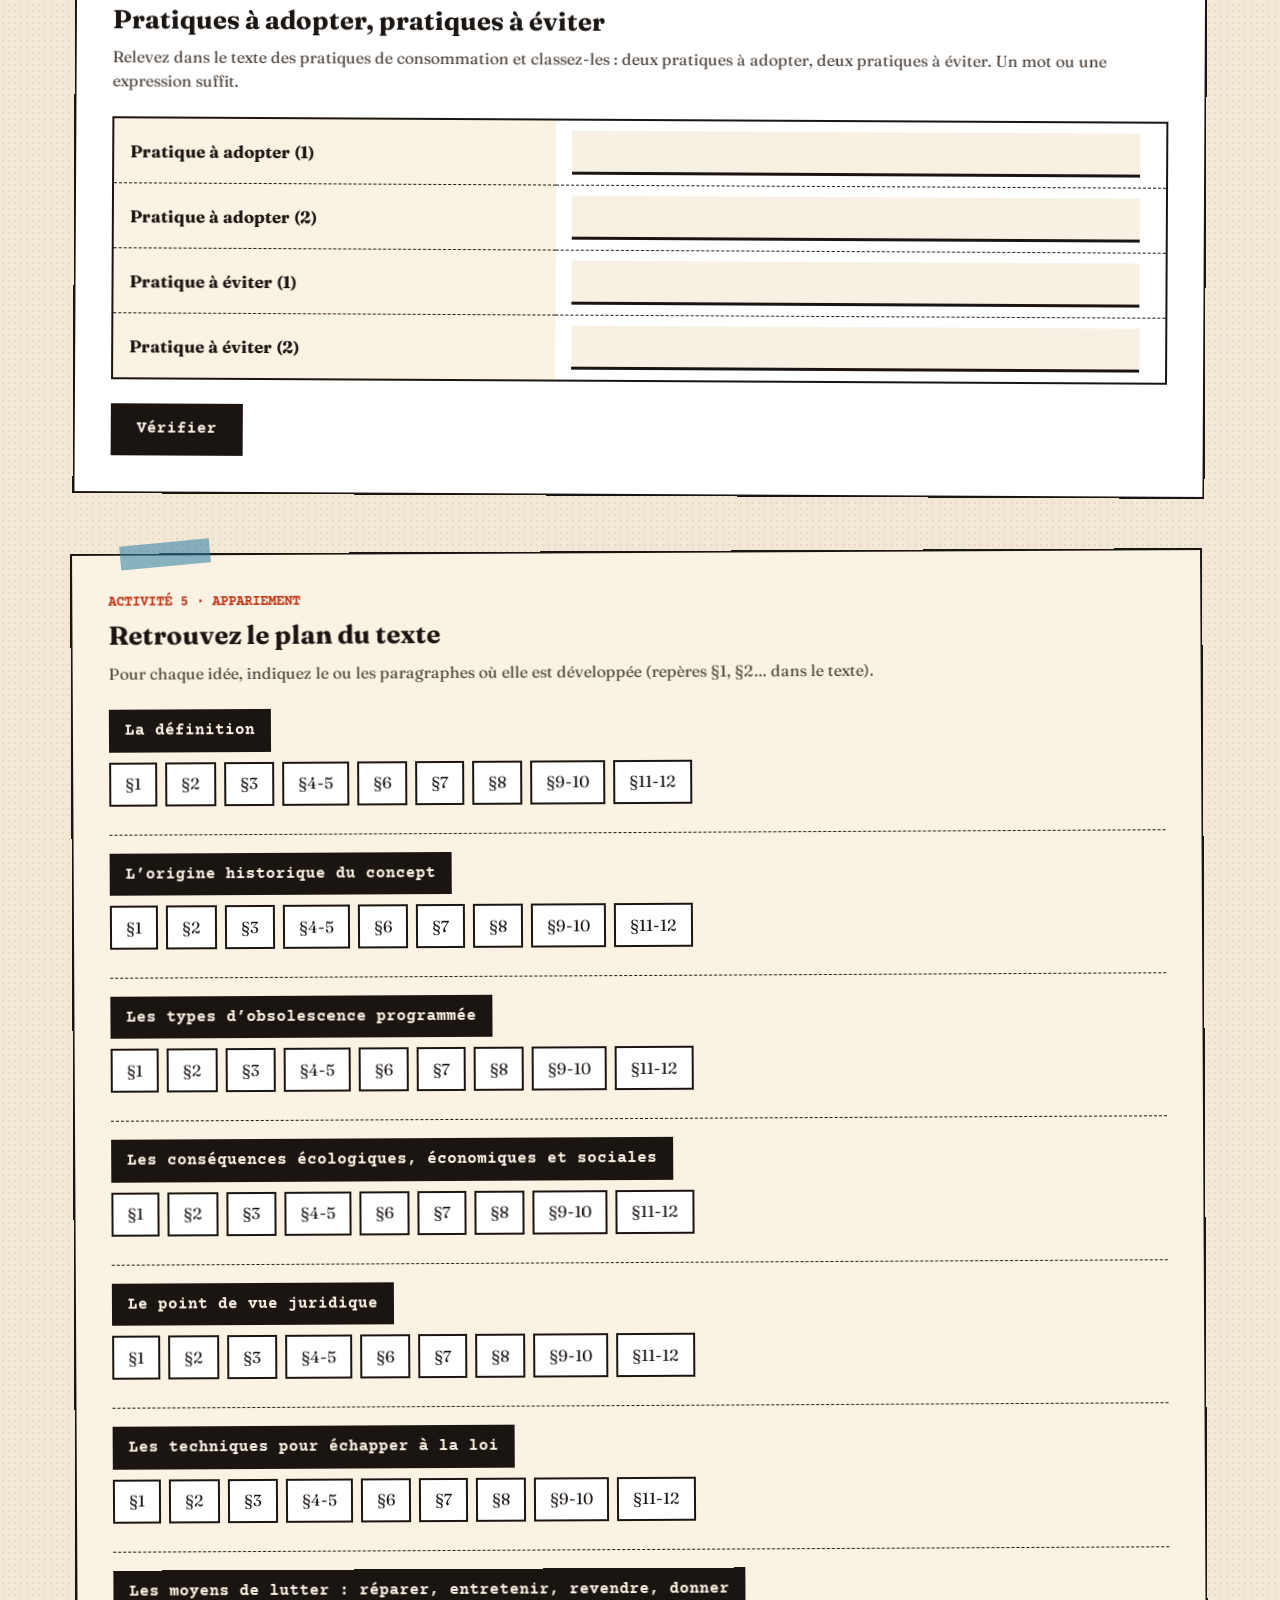
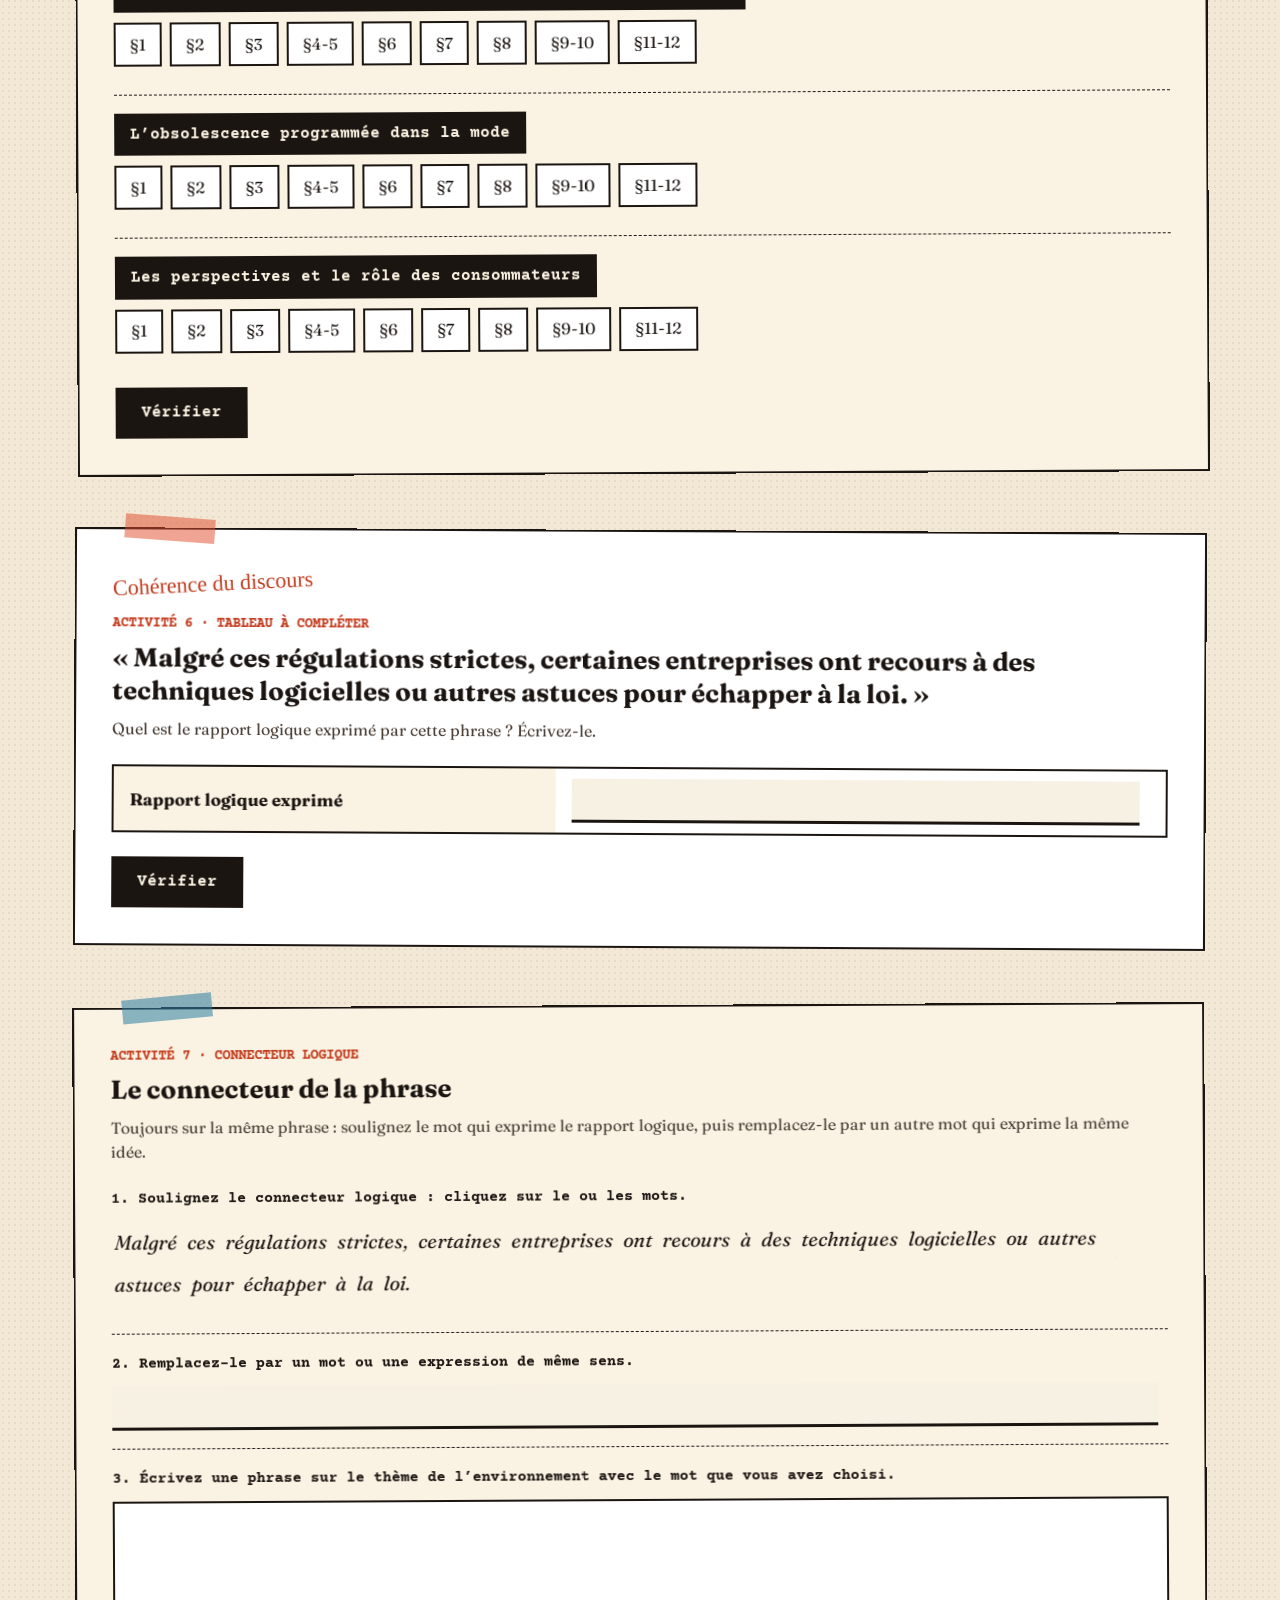
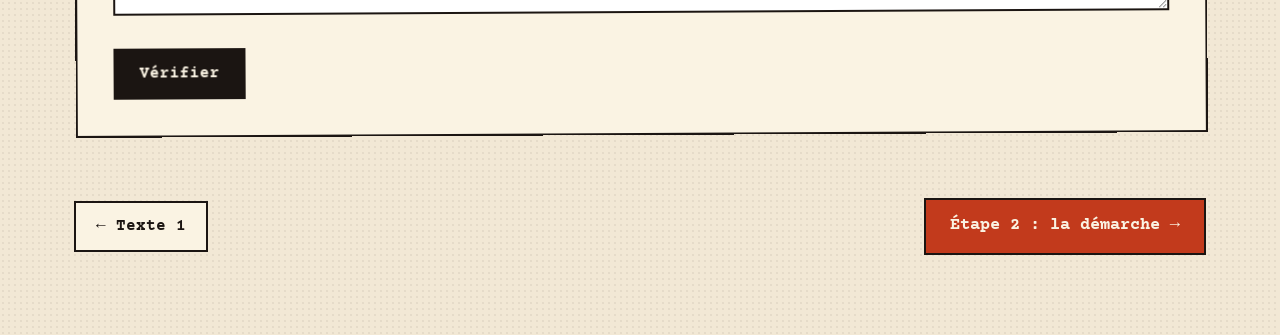
<file: synthese/texte2.html>
<!doctype html>
<html lang="fr">
<head>
<meta charset="utf-8">
<meta name="viewport" content="width=device-width, initial-scale=1">
<title>Étape 1 · Texte 2 · Acadécrit</title>
<meta name="description" content="Lire le document 2 et faire ses activités de compréhension, corrigées automatiquement.">
<link rel="preconnect" href="https://fonts.googleapis.com">
<link rel="preconnect" href="https://fonts.gstatic.com" crossorigin>
<link href="https://fonts.googleapis.com/css2?family=Fraunces:ital,opsz,wght@0,9..144,400;0,9..144,700;0,9..144,900;1,9..144,400;1,9..144,700&amp;family=Permanent+Marker&amp;family=Courier+Prime:wght@400;700&amp;display=swap" rel="stylesheet">
<link rel="stylesheet" href="../assets/css/style.css?v=2026-11-22b">
<script src="../assets/js/activites.js" defer></script>
<script src="../assets/js/souligner.js" defer></script>
</head>
<body>
<a class="skip-link" href="#contenu">Aller au contenu</a>
<header class="site-header wrap">
<a class="logo" href="../index.html"><span class="logo-mark">Acad</span><span class="logo-text">écrit</span><span class="visually-hidden"> · accueil</span></a>
<nav class="menu" aria-label="Menu principal">
<a class="tab" href="../index.html">Accueil</a>
<a class="tab" href="../mode-emploi.html">Mode d'emploi</a>
<a class="tab" href="../synthese/texte1.html" aria-current="true">Cours</a>
<a class="tab" href="../autonomie/rapport-stage.html">Autonomie</a>
<a class="tab" href="../echanges.html">Échanges</a>
</nav>
</header>
<main id="contenu" class="wrap page">
<nav class="steps" aria-label="Étapes de la synthèse">
<a href="texte1.html" aria-current="step">1 · Comprendre</a>
<a href="demarche.html">2 · Démarche</a>
<a href="redaction.html">3 · Rédiger</a>
<a href="grille.html">4 · S'autoévaluer</a>
</nav>
<div class="title-row">
<h1 class="page-title">Texte <span class="marker marker--blue">2</span></h1>
<div class="doc-switch"><a href="texte1.html">← texte 1</a><span>texte 2</span></div>
</div>
<p class="lead" style="margin-top:20px">Ce second document traite du même sujet, avec un autre regard. En le lisant, demandez-vous déjà sur quels points il rejoint le texte 1, et sur quels points il s'y oppose.</p>

<div class="row" style="margin-top:48px">
<article class="col-main document document--paper" style="--r:.5deg" aria-labelledby="t-doc" data-document data-src="../data/synthese-texte2.json">
<span class="tape tape--red" style="--x:30%;--w:110px;--t:5deg" aria-hidden="true"></span>
<h2 id="t-doc">Document 2</h2>
<p class="meta">Chargement du texte…</p>
</article>
<aside class="col-side postit postit--solid" style="--r:-2deg" aria-labelledby="t-lecture">
<p class="postit-title" id="t-lecture">Pendant la lecture</p>
<ul data-pendant data-src="../data/synthese-texte2.json"></ul>
</aside>
</div>

<div class="activites" data-src="../data/synthese-texte2.json"></div>

<div class="pager">
<a class="tab tab--mid" href="texte1.html">← Texte 1</a>
<a class="tab tab--red tab--big" href="demarche.html">Étape 2 : la démarche →</a>
</div>
</main>

</body>
</html>
</file>
<file: assets/css/style.css>
/* =========================================================
   Blog FOU · Écrits académiques
   Charte « papier-collage » : papier crème, encre, ruban adhésif,
   bords déchirés, légères rotations, ombres franches.
   ========================================================= */

:root {
  --bg: #f2e8d5;
  --paper: #faf3e3;
  --white: #ffffff;
  --ink: #1b1512;
  --muted: #4a3f37;
  --grey: #6f6257;
  --red: #e04a2a;          /* décor uniquement */
  --red-text: #c23a1c;     /* petits textes rouges, boutons à texte crème */
  --blue-text: #276d8e;    /* liens, réponses justes, focus */
  --blue-tape: rgba(46, 127, 164, .55);
  --red-tape: rgba(224, 74, 42, .5);
  --cream-tape: rgba(250, 243, 227, .75);
  --sky: #8fc3db;
  --salmon: #f07a5c;
  --ok-green: #2f7d4a;
  --field: #f7f1e4;

  --serif: "Fraunces", Georgia, serif;
  --marker: "Permanent Marker", "Comic Sans MS", cursive;
  --mono: "Courier Prime", "Courier New", monospace;

  --shadow: 6px 7px 0 rgba(27, 21, 18, .85);
  --shadow-sm: 5px 6px 0 rgba(27, 21, 18, .85);
  --ease: cubic-bezier(.2, .8, .2, 1);
  --max: 1180px;
  --gutter: 24px;
}

*, *::before, *::after { box-sizing: border-box; }

html { -webkit-text-size-adjust: 100%; }

body {
  margin: 0;
  font-family: var(--serif);
  font-size: 18px;
  line-height: 1.6;
  color: var(--ink);
  background-color: var(--bg);
  background-image: radial-gradient(rgba(27, 21, 18, .06) 1px, transparent 1px);
  background-size: 6px 6px;
  min-height: 100vh;
  overflow-x: hidden;
}

a { color: var(--blue-text); }
a:hover { color: var(--ink); }

a:focus-visible,
button:focus-visible,
input:focus-visible,
textarea:focus-visible,
select:focus-visible {
  outline: 3px solid var(--blue-text);
  outline-offset: 3px;
}

button { font: inherit; color: inherit; cursor: pointer; }

.visually-hidden {
  position: absolute !important;
  width: 1px; height: 1px;
  margin: -1px; padding: 0;
  overflow: hidden;
  clip: rect(0 0 0 0);
  clip-path: inset(50%);
  white-space: nowrap;
  border: 0;
}

.skip-link {
  position: absolute;
  left: 16px; top: -80px;
  z-index: 10;
  background: var(--ink);
  color: var(--paper);
  font-family: var(--mono);
  padding: 10px 16px;
  text-decoration: none;
}
.skip-link:focus { top: 12px; color: var(--paper); }

.wrap {
  max-width: var(--max);
  margin: 0 auto;
  padding-left: var(--gutter);
  padding-right: var(--gutter);
}

.marker { font-family: var(--marker); font-weight: 400; }

/* ---------- En-tête ---------- */

.site-header {
  display: flex;
  flex-wrap: wrap;
  gap: 16px;
  align-items: center;
  justify-content: space-between;
  padding-top: 28px;
}

.logo {
  display: flex;
  align-items: center;
  gap: 10px;
  color: var(--ink);
  text-decoration: none;
  min-height: 44px;
}
.logo:hover { color: var(--ink); }
.logo-mark {
  display: inline-block;
  font-family: var(--marker);
  font-size: 26px;
  line-height: 1.3;
  background: var(--ink);
  color: var(--paper);
  padding: 4px 14px;
  transform: rotate(-3deg);
}
.logo-text { font-size: 22px; font-style: italic; }

.menu { display: flex; flex-wrap: wrap; gap: 8px; }

.tab {
  display: inline-flex;
  align-items: center;
  min-height: 44px;
  font-family: var(--mono);
  font-size: 15px;
  line-height: 1.2;
  text-decoration: none;
  color: var(--ink);
  background: var(--paper);
  padding: 10px 16px;
  border: 2px solid var(--ink);
  transition: transform .25s var(--ease), box-shadow .25s var(--ease);
}
.tab:hover {
  color: var(--ink);
  transform: rotate(-2deg) translateY(-2px);
  box-shadow: 3px 4px 0 var(--ink);
}
.tab[aria-current],
.tab--red { background: var(--red-text); color: var(--paper); }
.tab[aria-current]:hover,
.tab--red:hover { color: var(--paper); }
.tab--ink { background: var(--ink); color: var(--paper); }
.tab--ink:hover { color: var(--paper); }
.tab--big { font-weight: 700; font-size: 17px; padding: 16px 24px; }
.tab--mid { font-weight: 700; font-size: 16px; padding: 14px 20px; }

/* ---------- Sous-navigation ---------- */

.steps {
  display: flex;
  flex-wrap: wrap;
  gap: 10px;
  margin-bottom: 40px;
  font-family: var(--mono);
  font-size: 15px;
}
.steps a,
.steps span {
  display: inline-flex;
  align-items: center;
  min-height: 44px;
  padding: 8px 14px;
  border: 2px dashed var(--ink);
  color: var(--ink);
}
.steps a:hover { background: var(--paper); }
.steps [aria-current] {
  border-style: solid;
  background: var(--ink);
  color: var(--paper);
  font-weight: 700;
  text-decoration: none;
}
.steps a[aria-current]:hover { background: var(--ink); color: var(--paper); }

/* ---------- Typographie ---------- */

main { display: block; overflow-x: clip; }
.page { padding-top: 48px; padding-bottom: 80px; }

h1, h2, h3 { line-height: 1.15; }

.page-title {
  margin: 0;
  font-size: clamp(44px, 6vw, 80px);
  line-height: 1;
  font-weight: 900;
  letter-spacing: -.02em;
  overflow-wrap: break-word;
}
.page-title .marker {
  display: inline-block;
  color: var(--red-text);
  transform: rotate(-3deg);
}
.page-title .marker--blue { color: var(--blue-text); transform: rotate(3deg); }
.patch {
  display: inline-block;
  padding: .02em 14px .12em;
  transform: rotate(-1.5deg);
  clip-path: polygon(0 6%, 30% 0, 62% 5%, 100% 0, 98% 94%, 66% 100%, 32% 95%, 2% 100%);
}
.patch--sky { background: var(--sky); }
.patch--red { background: var(--red); }
.patch--paper { background: var(--paper); box-shadow: 4px 5px 0 rgba(27, 21, 18, .18); }
.patch--tilt { transform: rotate(1.5deg); }
.patch-marker {
  display: inline-block;
  font-family: var(--marker);
  font-weight: 400;
  background: var(--red);
  padding: 4px 18px;
  transform: rotate(-2deg);
}

.lead {
  margin: 24px 0 0;
  max-width: 36em;
  font-size: 20px;
  line-height: 1.55;
}

.section-title { margin: 0 0 12px; font-size: clamp(30px, 4vw, 44px); font-weight: 900; line-height: 1.05; }
.section-title--sm { font-size: clamp(28px, 3.4vw, 36px); }

.kicker {
  margin: 0;
  font-family: var(--marker);
  font-size: 22px;
  color: var(--red-text);
  display: inline-block;
  transform: rotate(-3deg);
}

.label {
  margin: 0 0 10px;
  font-family: var(--mono);
  font-size: 14px;
  font-weight: 700;
  letter-spacing: .04em;
  color: var(--red-text);
}

.small-note {
  margin: 14px 0 0;
  font-family: var(--mono);
  font-size: 14px;
  color: var(--muted);
}

/* ---------- Motifs : cartes, ruban, post-it ---------- */

.card {
  position: relative;
  background: var(--paper);
  border: 2px solid var(--ink);
  padding: 28px 24px 24px;
  box-shadow: var(--shadow-sm);
  transform: rotate(var(--r, 0deg));
  transition: transform .35s var(--ease), box-shadow .35s var(--ease);
}
.card--white { background: var(--white); }
.card--flat { box-shadow: none; padding: 24px; }
.card--lift:hover {
  transform: rotate(0deg) translateY(-6px);
  box-shadow: 8px 10px 0 rgba(27, 21, 18, .85);
}

.tape {
  position: absolute;
  top: -13px;
  left: var(--x, 40%);
  width: var(--w, 80px);
  height: 24px;
  background: var(--blue-tape);
  transform: rotate(var(--t, -6deg));
  pointer-events: none;
}
.tape--red { background: var(--red-tape); }
.tape--cream { background: var(--cream-tape); }

.postit {
  position: relative;
  padding: 28px;
  background: var(--sky);
  transform: rotate(var(--r, 1.5deg));
  box-shadow: var(--shadow-sm);
}
.postit--red { background: var(--red); }
.postit--solid { box-shadow: 5px 6px 0 var(--ink); }
.postit-title { margin: 0 0 12px; font-family: var(--marker); font-size: 24px; line-height: 1.25; }
.postit ul { margin: 0; padding-left: 20px; font-size: 17px; line-height: 1.7; }
.postit p { margin: 0; }

/* Le papier déchiré est dessiné sur un pseudo-élément : le contenu (ex. les
   cartes de l'équipe) peut ainsi dépasser du bandeau sans être rogné. */
.torn-dark { position: relative; isolation: isolate; color: var(--paper); }
.torn-dark::before {
  content: "";
  position: absolute;
  inset: 0;
  z-index: -1;
  background: var(--ink);
  clip-path: polygon(0 3%, 8% 0, 22% 2%, 40% 0, 61% 3%, 80% 0, 100% 2%, 100% 97%, 85% 100%, 63% 97%, 44% 100%, 20% 97%, 0 100%);
}

/* ---------- Mises en page ---------- */

.row {
  display: flex;
  flex-wrap: wrap;
  gap: 40px;
  align-items: flex-start;
}
.row > * { min-width: 0; }
.col-main { flex: 999 1 560px; }
.col-side { flex: 1 1 280px; }

.grid {
  display: grid;
  grid-template-columns: repeat(auto-fit, minmax(min(100%, var(--min, 260px)), 1fr));
  gap: var(--gap, 24px);
  list-style: none;
  margin: 0;
  padding: 0;
}

.pager {
  margin-top: 64px;
  display: flex;
  flex-wrap: wrap;
  gap: 16px;
  justify-content: space-between;
  align-items: center;
}
.pager-note { font-family: var(--mono); font-size: 15px; }

.site-footer {
  border-top: 2px dashed var(--ink);
  display: flex;
  flex-wrap: wrap;
  justify-content: space-between;
  gap: 12px;
  padding-top: 24px;
  padding-bottom: 24px;
  font-family: var(--mono);
  font-size: 14px;
}

/* ---------- Accueil ---------- */

.hero {
  padding-top: 72px;
  padding-bottom: 40px;
  display: flex;
  flex-wrap: wrap;
  gap: 48px;
  align-items: center;
}
.hero-text { flex: 999 1 560px; min-width: 0; }
.hero-eyebrow {
  margin: 0 0 20px;
  font-family: var(--mono);
  font-size: 15px;
  letter-spacing: .08em;
  text-transform: uppercase;
}
.hero-title {
  margin: 0;
  font-size: clamp(48px, 7vw, 96px);
  line-height: .95;
  font-weight: 900;
  letter-spacing: -.02em;
}
.hero-title span { display: inline-block; padding: 6px 18px; }
.hero-title .w1 {
  background: var(--paper);
  transform: rotate(-1.5deg);
  box-shadow: 4px 5px 0 rgba(27, 21, 18, .18);
  clip-path: polygon(0 4%, 4% 0, 30% 3%, 58% 0, 86% 2%, 100% 0, 99% 50%, 100% 96%, 72% 100%, 40% 97%, 12% 100%, 0 97%);
}
.hero-title .w2 {
  margin-top: 10px;
  color: var(--paper);
  background: var(--red-text);
  transform: rotate(1deg);
  clip-path: polygon(1% 0, 25% 4%, 50% 0, 78% 3%, 100% 1%, 98% 52%, 100% 100%, 68% 96%, 35% 100%, 0 97%, 2% 48%);
}
.hero .intro { margin: 32px 0 0; max-width: 34em; font-size: 20px; line-height: 1.55; }
.hero-actions { margin-top: 36px; display: flex; flex-wrap: wrap; gap: 16px; }

.collage { flex: 1 1 320px; min-width: 0; position: relative; height: 380px; }
.collage .sheet {
  position: absolute;
  height: 250px;
  padding: 24px;
  font-family: var(--mono);
  font-size: 13px;
  line-height: 1.7;
  color: #5a4d44;
  box-shadow: 6px 8px 0 rgba(27, 21, 18, .15);
  overflow: hidden;
}
.collage .sheet--1 { left: 6%; top: 10px; width: 62%; background: var(--paper); transform: rotate(-5deg); }
.collage .sheet--2 { right: 2%; top: 70px; width: 58%; background: var(--white); transform: rotate(4deg); }
.collage .tape--a { left: 30%; top: 0; width: 90px; height: 26px; --t: -12deg; }
.collage .tape--b { left: auto; right: 12%; top: 58px; --t: 18deg; }
.sticker {
  position: absolute;
  left: 18%;
  bottom: 0;
  background: var(--red);
  color: var(--ink);
  font-family: var(--marker);
  font-size: 30px;
  padding: 14px 22px;
  box-shadow: 4px 5px 0 var(--ink);
  transform: rotate(-6deg);
}

.step-num { margin: 0; font-family: var(--marker); font-size: 56px; line-height: 1; color: var(--red); }
.step-num--sm { font-size: 40px; color: var(--red-text); }
.card h3 { margin: 12px 0 8px; font-size: 24px; }
.card .title { margin: 10px 0 6px; font-size: 20px; font-weight: 700; }
.card p { font-size: 16px; line-height: 1.5; }
.card .desc { margin: 0 0 16px; }
.card-links { margin: 0; display: flex; flex-wrap: wrap; gap: 16px; font-family: var(--mono); font-weight: 700; }
.card-links a { font-size: 15px; display: inline-flex; align-items: center; min-height: 44px; }

.band { margin: 56px 0; }
.band-inner { padding-top: 96px; padding-bottom: 96px; display: flex; flex-wrap: wrap; gap: 48px; align-items: center; }
.band-inner > * { flex: 1 1 380px; min-width: 0; }
.band .kicker { color: var(--salmon); margin-bottom: 8px; }
.band p.txt { margin: 0; font-size: 18px; line-height: 1.6; max-width: 30em; }
.chips { list-style: none; margin: 0; padding: 0; display: flex; flex-wrap: wrap; gap: 14px; }
.chip-link {
  display: inline-flex;
  align-items: center;
  min-height: 44px;
  font-family: var(--mono);
  font-size: 18px;
  background: var(--paper);
  color: var(--ink);
  padding: 14px 20px;
  text-decoration: none;
  transform: rotate(var(--r, 0deg));
  transition: transform .25s var(--ease);
}
.chip-link:hover { color: var(--ink); transform: rotate(0deg) scale(1.06); }
.chip-link--red { background: var(--red); font-weight: 700; }
.chip-link--sky { background: var(--sky); }

.tip { padding: 28px; box-shadow: 0 0 0 2px var(--ink); transform: rotate(var(--r, 0deg)); background: var(--white); }
.tip--paper { background: var(--paper); }
.tip p:last-child { margin: 0; font-size: 17px; line-height: 1.55; }

/* ---------- Mode d'emploi ---------- */

.howto-list { margin: 0; padding-left: 24px; font-size: 18px; line-height: 1.7; }
.dark-panel { margin-top: 80px; padding: 56px clamp(24px, 5vw, 64px); }
.dark-panel h2 { margin: 0 0 24px; }
.dark-panel .grid p { margin: 0; font-size: 17px; line-height: 1.6; }
.dark-panel strong { font-family: var(--mono); color: var(--salmon); }
.dashed-box { margin-top: 80px; border: 2px dashed var(--ink); padding: 32px; background: rgba(250, 243, 227, .6); }
.dashed-box h2 { margin: 0 0 12px; font-size: 26px; }
.dashed-box p { margin: 0; max-width: 46em; font-size: 17px; line-height: 1.65; }

/* ---------- Pages document ---------- */

.doc-switch { display: flex; flex-wrap: wrap; gap: 8px; font-family: var(--mono); font-size: 15px; }
.doc-switch a, .doc-switch span { display: inline-flex; align-items: center; min-height: 44px; padding: 6px 12px; }
.doc-switch span { background: var(--ink); color: var(--paper); }
.doc-switch a { border: 2px solid var(--ink); color: var(--ink); text-decoration: none; }
.doc-switch a:hover { background: var(--paper); }
.title-row { display: flex; flex-wrap: wrap; gap: 12px 20px; align-items: baseline; }

.document {
  position: relative;
  background: var(--white);
  padding: 48px clamp(20px, 5vw, 56px);
  border: 2px solid var(--ink);
  box-shadow: 8px 10px 0 rgba(27, 21, 18, .85);
  transform: rotate(var(--r, -.5deg));
}
.document--paper { background: var(--paper); }
.document + .postit { position: sticky; top: 24px; }
.document h2 { margin: 0 0 8px; font-size: clamp(26px, 3.2vw, 34px); line-height: 1.15; font-weight: 900; }
.document .meta { margin: 0 0 28px; font-family: var(--mono); font-size: 14px; color: var(--muted); }
.document .para { margin: 0 0 18px; font-size: 18px; line-height: 1.75; }
.document .para:last-child { margin-bottom: 0; }
.document .doc-h3 {
  margin: 36px 0 14px;
  font-size: 24px;
  font-weight: 900;
  line-height: 1.2;
  display: inline-block;
  background: var(--paper);
  padding: 2px 10px;
  transform: rotate(-.6deg);
  box-shadow: 3px 3px 0 rgba(27, 21, 18, .18);
}
.document--paper .doc-h3 { background: var(--white); }
.document .doc-h4 { margin: 22px 0 10px; font-size: 19px; font-weight: 700; line-height: 1.3; color: var(--red-text); }
.document .doc-list { margin: 0 0 18px; padding-left: 26px; font-size: 18px; line-height: 1.7; }
.document .doc-list li::marker { color: var(--red-text); }
.para-num { font-family: var(--mono); font-size: 13px; font-weight: 700; color: var(--red-text); margin-right: 8px; }
.placeholder-box {
  margin: 0;
  padding: 18px 20px;
  border: 2px dashed var(--red-text);
  font-family: var(--mono);
  font-size: 16px;
  line-height: 1.6;
  color: var(--red-text);
  background: var(--field);
}

/* ---------- Activités ---------- */

.activite {
  position: relative;
  margin-top: 56px;
  background: var(--paper);
  border: 2px solid var(--ink);
  padding: clamp(22px, 4vw, 36px);
  transform: rotate(-.3deg);
}
.activite--alt { background: var(--white); transform: rotate(.3deg); }
.activite-kind { margin: 0 0 6px; font-family: var(--mono); font-size: 14px; font-weight: 700; color: var(--red-text); }
.activite-title { margin: 0 0 8px; font-size: 26px; line-height: 1.3; }
.activite-consigne { margin: 0 0 24px; font-size: 16px; line-height: 1.5; color: var(--muted); }

.choices { display: flex; flex-direction: column; gap: 12px; }

.opt {
  min-height: 44px;
  border: 2px solid var(--ink);
  background: var(--white);
  color: var(--ink);
  transition: transform .2s var(--ease), box-shadow .2s var(--ease), background-color .15s, color .15s;
}
.opt:hover { transform: translate(-2px, -2px); box-shadow: 4px 4px 0 var(--ink); }
.opt[aria-pressed="true"] { background: var(--ink); color: var(--paper); }

.opt--choice {
  display: flex;
  gap: 14px;
  align-items: center;
  text-align: left;
  font-family: var(--serif);
  font-size: 18px;
  line-height: 1.4;
  padding: 16px 20px;
  min-height: 56px;
  width: 100%;
}
.opt--choice .letter { font-family: var(--mono); font-weight: 700; flex: none; }
.opt--vf { font-family: var(--mono); font-weight: 700; font-size: 15px; min-width: 76px; padding: 8px 12px; }
.opt--pill { font-family: var(--serif); font-size: 16px; line-height: 1.3; padding: 8px 14px; text-align: left; }
.opt--mono { font-family: var(--mono); font-size: 15px; }

.items { display: flex; flex-direction: column; gap: 18px; }
.item { border-bottom: 1px dashed var(--ink); padding-bottom: 18px; }
.item:last-child { border-bottom: 0; padding-bottom: 0; }
.item-row { display: flex; flex-wrap: wrap; gap: 16px; align-items: center; justify-content: space-between; }
.item-text { margin: 0; font-size: 18px; flex: 1 1 320px; line-height: 1.45; min-width: 0; }
.pair { display: flex; gap: 8px; }
.pills { display: flex; flex-wrap: wrap; gap: 8px; }

.option-legend {
  list-style: none;
  margin: 0 0 24px;
  padding: 18px 20px;
  background: var(--white);
  border: 2px dashed var(--ink);
  display: flex;
  flex-direction: column;
  gap: 8px;
  font-size: 16px;
  line-height: 1.45;
}
.activite--alt .option-legend { background: var(--paper); }
.option-legend li { display: flex; gap: 12px; align-items: baseline; }
.option-legend .letter { font-family: var(--mono); font-weight: 700; flex: none; color: var(--red-text); }
.opt--letter { font-family: var(--mono); font-weight: 700; min-width: 44px; justify-content: center; text-align: center; }
.match-row { display: flex; flex-wrap: wrap; gap: 14px; align-items: center; }
.match-label {
  font-family: var(--mono);
  font-weight: 700;
  font-size: 17px;
  background: var(--ink);
  color: var(--paper);
  padding: 10px 16px;
  min-width: 120px;
  max-width: 100%;
  text-align: center;
}
.match-label--long { text-align: left; font-size: 16px; line-height: 1.4; flex: 0 1 auto; }
.match-arrow { font-size: 22px; }
.match-row .pills { flex: 1 1 320px; min-width: 0; }
.match-stack .match-row { flex-direction: column; align-items: flex-start; gap: 10px; }
.match-stack .match-arrow { display: none; }
.match-stack .pills { flex: 1 1 auto; width: 100%; }

.gap-sentence { margin: 0 0 10px; font-size: 19px; line-height: 1.8; }
.gap {
  font-family: var(--mono);
  font-weight: 700;
  padding: 2px 10px;
  border-bottom: 3px solid var(--ink);
  background: var(--white);
}

.table-wrap { overflow-x: auto; background: var(--white); border: 2px solid var(--ink); }
.fill-table { width: 100%; min-width: 520px; border-collapse: collapse; }
.fill-table tr { border-bottom: 1px dashed var(--ink); }
.fill-table tr:last-child { border-bottom: 0; }
.fill-table th { padding: 14px 16px; text-align: left; font-size: 17px; width: 42%; background: var(--paper); vertical-align: middle; }
.fill-table td { padding: 10px 16px; }
.fill-cell { display: flex; flex-wrap: wrap; gap: 10px; align-items: center; }
.fill-input {
  flex: 1 1 180px;
  min-width: 0;
  font-family: var(--mono);
  font-size: 17px;
  padding: 10px 12px;
  min-height: 44px;
  border: 0;
  border-bottom: 3px solid var(--ink);
  background: var(--field);
  color: var(--ink);
}

.free-text {
  width: 100%;
  font-family: var(--serif);
  font-size: 17px;
  line-height: 1.6;
  padding: 14px 16px;
  border: 2px solid var(--ink);
  background: var(--white);
  color: var(--ink);
  resize: vertical;
}
.quote { margin: 0 0 12px; font-size: 18px; line-height: 1.5; font-style: italic; }
.model-answer { margin: 12px 0 0; padding: 14px 18px; border-left: 4px solid var(--blue-text); background: var(--white); font-size: 16px; line-height: 1.55; }
.model-answer strong { font-family: var(--mono); color: var(--blue-text); }

/* Souligner dans le texte (souligner.js) */
.souligner-layout { display: flex; flex-wrap: wrap; gap: 28px; align-items: flex-start; }
.souligner-layout > * { min-width: 0; }
.souligner-texte {
  flex: 1 1 420px;
  max-height: 78vh;
  overflow-y: auto;
  position: sticky;
  top: 16px;
  background: var(--white);
  border: 2px solid var(--ink);
  padding: 22px clamp(16px, 3vw, 28px);
  font-size: 17px;
  line-height: 1.75;
}
.activite--alt .souligner-texte { background: var(--paper); }
.souligner-texte .para { margin: 0 0 14px; }
.souligner-texte .doc-list { margin: 0 0 14px; padding-left: 24px; }
.souligner-inter { margin: 18px 0 8px; font-weight: 700; }
.souligner-items { flex: 1 1 360px; }
.souligner-items .item { padding: 14px; border: 2px dashed transparent; border-bottom: 1px dashed var(--ink); }
.souligner-items .item.is-active { border: 2px dashed var(--blue-text); background: rgba(143, 195, 219, .14); }
.mark-num {
  display: inline-flex; align-items: center; justify-content: center;
  width: 24px; height: 24px; margin-right: 8px; flex: none;
  border-radius: 50%; background: var(--ink); color: var(--paper);
  font-family: var(--mono); font-size: 13px; font-weight: 700; vertical-align: 2px;
}
.opt--mark { display: inline-flex; align-items: center; font-family: var(--mono); font-size: 14px; font-weight: 700; padding: 8px 12px; }
.opt--mark[aria-pressed="true"] { background: var(--blue-text); border-color: var(--blue-text); }
.opt--mark[aria-pressed="true"] .mark-num { background: var(--paper); color: var(--blue-text); }
.proof-line { margin: 10px 0 0; font-size: 15px; line-height: 1.5; color: var(--muted); font-style: italic; }

.phrase, .mot {
  display: inline;
  font: inherit;
  line-height: inherit;
  color: inherit;
  text-align: left;
  background: transparent;
  border: 0;
  padding: 1px 1px;
  margin: 0;
  border-radius: 2px;
  -webkit-box-decoration-break: clone;
  box-decoration-break: clone;
}
.phrase { cursor: pointer; }
.phrase:hover, .mot:hover { background: rgba(143, 195, 219, .35); }
.phrase:focus-visible { outline: 3px solid var(--blue-text); outline-offset: 2px; }
.phrase.is-marked, .mot[aria-pressed="true"] {
  text-decoration: underline;
  text-decoration-color: var(--red-text);
  text-decoration-thickness: 3px;
  text-underline-offset: 4px;
}
.phrase[aria-pressed="true"] { background: rgba(224, 74, 42, .1); }
.phrase[data-tag]::after {
  content: attr(data-tag);
  display: inline-block;
  margin-left: 4px;
  padding: 0 5px;
  border-radius: 8px;
  background: var(--ink);
  color: var(--paper);
  font-family: var(--mono);
  font-size: 11px;
  font-weight: 700;
  line-height: 1.5;
  vertical-align: super;
}
.phrase.is-ok, .mot.is-ok { text-decoration-color: var(--blue-text); background: rgba(39, 109, 142, .1); }
.phrase.is-ko, .mot.is-ko { text-decoration-color: var(--red-text); text-decoration-style: wavy; }
.phrase.is-expected, .mot.is-expected { outline: 2px dashed var(--blue-text); outline-offset: 2px; }
.fb-extra { color: var(--muted); }
.connecteur-phrase { margin: 0 0 10px; font-size: 20px; line-height: 1.9; font-style: italic; }
.mot { padding: 2px 3px; }
.step-label { display: block; margin: 0 0 10px; font-family: var(--mono); font-size: 15px; font-weight: 700; }

/* États « vérifié » */
.is-ok { border-color: var(--blue-text) !important; }
.is-ko { border-color: var(--red-text) !important; }
.verdict { font-family: var(--mono); font-weight: 700; font-size: 14px; }
.verdict--ok { color: var(--blue-text); }
.verdict--ko { color: var(--red-text); }
.item-fb { margin: 12px 0 0; font-size: 16px; line-height: 1.5; }
.item-fb strong { font-family: var(--mono); }

.activite-actions { margin-top: 24px; display: flex; flex-wrap: wrap; gap: 16px; align-items: center; }
.btn {
  display: inline-flex;
  align-items: center;
  justify-content: center;
  min-height: 48px;
  font-family: var(--mono);
  font-weight: 700;
  font-size: 16px;
  line-height: 1.2;
  padding: 14px 24px;
  background: var(--ink);
  color: var(--paper);
  border: 2px solid var(--ink);
  text-decoration: none;
  transition: transform .2s var(--ease);
}
.btn:hover { color: var(--paper); transform: rotate(-2deg) scale(1.03); }
.btn--ghost { background: transparent; color: var(--paper); border-color: var(--paper); min-height: 44px; padding: 10px 16px; font-size: 15px; }
.btn--light { background: var(--paper); color: var(--ink); }
.btn--light:hover { color: var(--ink); }
.btn--sky { background: var(--sky); color: var(--ink); }
.btn--sky:hover { color: var(--ink); }

.score {
  font-family: var(--marker);
  font-size: 22px;
  color: var(--red-text);
  display: inline-block;
  transform: rotate(-2deg);
}
.hint-msg { margin: 0; font-family: var(--mono); font-size: 15px; }

.feedback {
  margin-top: 20px;
  background: var(--white);
  border: 2px solid var(--ink);
  padding: 18px 20px;
  font-size: 17px;
  line-height: 1.5;
}
.feedback--ok { border-color: var(--blue-text); }
.feedback--ko { border-color: var(--red-text); }
.feedback .tag { font-family: var(--marker); font-weight: 400; font-size: 20px; margin-right: 6px; }
.feedback--ok .tag { color: var(--blue-text); }
.feedback--ko .tag { color: var(--red-text); }

.load-error {
  margin-top: 40px;
  padding: 24px;
  border: 2px dashed var(--red-text);
  background: var(--white);
  font-size: 17px;
  line-height: 1.6;
}
.load-error strong { color: var(--red-text); }
.load-error code { font-family: var(--mono); background: var(--field); padding: 2px 6px; }

/* ---------- Démarche ---------- */

.frise li { padding: 18px; border: 2px solid var(--ink); background: var(--paper); transform: rotate(var(--r, 0deg)); }
.frise li:nth-child(even) { background: var(--white); }
.frise li.frise-last { background: var(--red); }
.frise .n { margin: 0; font-family: var(--mono); font-size: 14px; font-weight: 700; color: var(--red-text); }
.frise li.frise-last .n { color: var(--ink); }
.frise .t { margin: 6px 0 4px; font-size: 20px; font-weight: 700; }
.frise .d { margin: 0; font-size: 15px; line-height: 1.45; }

.confront { box-shadow: var(--shadow); transform: rotate(-.4deg); }
.confront table { width: 100%; min-width: 640px; border-collapse: collapse; font-size: 16px; line-height: 1.45; }
.confront thead tr { background: var(--ink); color: var(--paper); font-family: var(--mono); }
.confront th, .confront td { padding: 14px 16px; text-align: left; vertical-align: top; }
.confront tbody tr { border-bottom: 1px dashed var(--ink); }
.confront tbody tr:last-child { border-bottom: 0; }
.rel { font-family: var(--mono); font-weight: 700; }
.rel--div { color: var(--red-text); }
.rel--conv { color: var(--blue-text); }

/* ---------- Rédaction ---------- */

.consigne-box {
  margin-top: 36px;
  max-width: 820px;
  padding: 28px 32px;
  transform: rotate(-.6deg);
  clip-path: polygon(0 3%, 20% 0, 50% 4%, 80% 0, 100% 3%, 99% 97%, 75% 100%, 45% 96%, 15% 100%, 0 97%);
}
.consigne-box .label { color: var(--salmon); letter-spacing: .08em; }
.consigne-box .txt { margin: 0; font-size: 20px; line-height: 1.55; }
.consigne-box .tbc { font-family: var(--mono); font-size: 14px; }

.field-label { display: block; margin-bottom: 12px; font-family: var(--mono); font-size: 15px; font-weight: 700; }
.writing {
  display: block;
  width: 100%;
  min-height: 420px;
  font-family: var(--serif);
  font-size: 18px;
  line-height: 31px;
  padding: 28px clamp(16px, 4vw, 32px);
  border: 2px solid var(--ink);
  background-color: var(--white);
  background-image: repeating-linear-gradient(transparent 0 30px, rgba(46, 127, 164, .12) 30px 31px);
  background-attachment: local;
  background-position: 0 28px;
  color: var(--ink);
  box-shadow: var(--shadow);
  resize: vertical;
}
.counter { margin-top: 22px; }
.counter-row { display: flex; flex-wrap: wrap; justify-content: space-between; gap: 8px; font-family: var(--mono); font-size: 15px; }
.counter-row strong { font-size: 22px; }
.state { font-weight: 700; }
.bar-track { margin-top: 8px; height: 12px; background: rgba(27, 21, 18, .12); position: relative; }
.bar-fill { height: 100%; width: 0; background: var(--grey); transition: width .3s var(--ease), background-color .3s; }
.bar-mark { position: absolute; top: -4px; bottom: -4px; width: 2px; background: var(--ink); }
.st-empty { color: var(--grey); }
.st-short { color: var(--blue-text); }
.st-ok { color: var(--ok-green); }
.st-long { color: var(--red-text); }
.bg-empty { background: var(--grey); }
.bg-short { background: var(--blue-text); }
.bg-ok { background: var(--ok-green); }
.bg-long { background: var(--red-text); }
.actions-row { margin-top: 28px; display: flex; flex-wrap: wrap; gap: 14px; align-items: center; }
.warning { margin: 16px 0 0; font-size: 15px; line-height: 1.5; color: var(--muted); }

.checklist { display: flex; flex-direction: column; gap: 10px; margin: 0; padding: 0; list-style: none; }
.checklist label { display: flex; gap: 12px; align-items: flex-start; font-size: 16px; line-height: 1.4; cursor: pointer; min-height: 32px; }
.checklist input { width: 22px; height: 22px; margin: 0; flex: none; accent-color: var(--red-text); }
.checklist input:checked + span { text-decoration: line-through; }
.check-count { margin: 16px 0 0; font-family: var(--mono); font-size: 14px; font-weight: 700; color: var(--red-text); }
.side-stack { display: flex; flex-direction: column; gap: 28px; }
.link-list { display: flex; flex-wrap: wrap; gap: 4px 16px; font-family: var(--mono); font-weight: 700; font-size: 15px; }
.link-list a { display: inline-flex; align-items: center; min-height: 44px; }
.connecteurs { margin: 0; font-family: var(--mono); font-size: 15px; line-height: 1.7; }

/* ---------- Grille ---------- */

.bareme {
  margin: 16px 0 0;
  display: inline-block;
  font-family: var(--mono);
  font-size: 14px;
  background: var(--white);
  padding: 6px 12px;
  border: 1px dashed var(--ink);
}
.volets { display: flex; flex-direction: column; gap: 40px; }
.volet { position: relative; border: 2px solid var(--ink); padding: 28px 28px 12px; box-shadow: var(--shadow); background: var(--paper); }
.volet--alt { background: var(--white); }
.volet h2 { margin: 0 0 16px; font-size: 28px; font-weight: 900; }
.crit { display: flex; flex-wrap: wrap; gap: 14px; align-items: center; justify-content: space-between; padding: 16px 0; border-top: 1px dashed var(--ink); }
.crit-text { flex: 1 1 260px; min-width: 0; }
.crit-label { margin: 0; font-size: 18px; font-weight: 700; line-height: 1.35; }
.crit-hint { margin: 4px 0 0; font-size: 15px; line-height: 1.45; color: var(--muted); }
.points { display: flex; flex-wrap: wrap; gap: 6px; }
.pt {
  width: 44px; height: 44px;
  padding: 0;
  border: 2px solid var(--ink);
  border-radius: 50%;
  font-family: var(--mono);
  font-weight: 700;
  font-size: 17px;
  background: var(--white);
  color: var(--ink);
  transition: transform .2s var(--ease);
}
.pt:hover { transform: scale(1.1); }
.pt[aria-pressed="true"] { background: var(--red-text); color: var(--paper); }

.score-box {
  padding: 32px 28px;
  transform: rotate(1deg);
  clip-path: polygon(0 1%, 20% 0, 45% 1.5%, 70% 0, 100% 1%, 99% 50%, 100% 99%, 75% 100%, 50% 98.5%, 25% 100%, 0 99%, 1% 50%);
}
.score-box .label { color: var(--paper); letter-spacing: .08em; font-weight: 400; }
.score-total { margin: 8px 0 0; line-height: 1; }
.score-total .big { font-family: var(--marker); font-size: 88px; color: var(--salmon); }
.score-total .of { font-size: 32px; }
.score-track { margin-top: 18px; height: 14px; background: rgba(250, 243, 227, .18); }
.score-fill { height: 100%; width: 0; background: var(--red); transition: width .4s var(--ease); }
.score-rated { margin: 12px 0 0; font-family: var(--mono); font-size: 14px; }
.score-advice { margin-top: 24px; background: var(--paper); color: var(--ink); padding: 18px; transform: rotate(-2deg); }
.score-advice .v { margin: 0 0 6px; font-family: var(--marker); font-size: 20px; color: var(--red-text); }
.score-advice .a { margin: 0; font-size: 16px; line-height: 1.5; }
.score-actions { margin-top: 24px; display: flex; flex-wrap: wrap; gap: 12px; }

/* ---------- Phraséologie / concordances ---------- */

.step-head { display: flex; flex-wrap: wrap; align-items: baseline; gap: 14px; margin-bottom: 20px; }
.step-head .n { font-family: var(--marker); font-size: 48px; color: var(--red-text); line-height: 1; }
.step-head h2 { margin: 0; font-size: 32px; font-weight: 900; }
.repere-text { margin: 0; font-size: 18px; line-height: 1.6; }

.nodes { display: flex; flex-wrap: wrap; gap: 10px; margin-bottom: 20px; }
.node {
  font-family: var(--mono);
  font-weight: 700;
  font-size: 16px;
  padding: 12px 18px;
  min-height: 44px;
  border: 2px solid var(--ink);
  background: var(--paper);
  color: var(--ink);
  transition: transform .2s var(--ease);
}
.node:hover { transform: rotate(-3deg) scale(1.05); }
.node[aria-pressed="true"] { background: var(--red-text); color: var(--paper); }

.kwic-box { background: var(--white); border: 2px solid var(--ink); box-shadow: var(--shadow); }
.kwic-head { display: flex; justify-content: space-between; flex-wrap: wrap; gap: 8px; padding: 10px 16px; background: var(--ink); color: var(--paper); font-family: var(--mono); font-size: 14px; }
.kwic-scroll { overflow-x: auto; }
.kwic { width: 100%; min-width: 720px; border-collapse: collapse; font-family: var(--mono); font-size: 16px; }
.kwic tr { border-bottom: 1px dashed #c9bba3; transition: background-color .2s; }
.kwic tr:last-child { border-bottom: 0; }
.kwic tr:hover { background: rgba(224, 74, 42, .08); }
.kwic td { padding: 12px 10px; color: var(--muted); }
.kwic .l { text-align: right; width: 39%; padding-left: 16px; }
.kwic .k { text-align: center; white-space: nowrap; font-weight: 700; color: var(--red-text); background: rgba(224, 74, 42, .08); padding: 12px 8px; }
.kwic .r { text-align: left; width: 39%; padding-right: 16px; }

/* ---------- Accueil : photo, présentation ---------- */

.hero-photo {
  margin-top: 28px;
  background-color: #4a3f37;
  background-image:
    linear-gradient(100deg, rgba(27, 21, 18, .55) 0%, rgba(27, 21, 18, .2) 60%, rgba(27, 21, 18, .05) 100%),
    url("https://images.unsplash.com/photo-1522202176988-66273c2fd55f?auto=format&fit=crop&w=1920&q=70");
  background-size: cover;
  background-position: center 35%;
  border-top: 2px solid var(--ink);
  border-bottom: 2px solid var(--ink);
}
.hero-photo .hero { padding-top: 64px; padding-bottom: 72px; min-height: min(78vh, 680px); }
.hero-photo .hero-eyebrow span { display: inline-block; background: var(--ink); color: var(--paper); padding: 6px 12px; transform: rotate(-1deg); }
.hero-card {
  position: relative;
  margin-top: 36px;
  max-width: 640px;
  background: var(--paper);
  border: 2px solid var(--ink);
  padding: 28px clamp(20px, 4vw, 36px);
  box-shadow: var(--shadow);
  transform: rotate(-.6deg);
}
.hero-card .intro { margin: 0; }
.hero-card .hero-actions { margin-top: 24px; }
.home-list { margin: 0; padding-left: 22px; font-size: 17px; line-height: 1.6; }
.home-list li + li { margin-top: 8px; }
.home-txt { margin: 0 0 16px; font-size: 18px; line-height: 1.6; }
.band span.chip-link { cursor: default; }

/* ---------- Qui sommes-nous : la carte s'affiche au survol du nom ---------- */

/* Le bandeau passe au-dessus de la section suivante tant qu'une carte est ouverte. */
.torn-dark:has(.team-member:hover),
.torn-dark:has(.team-member.is-open),
.torn-dark:has(.team-toggle:focus-visible) { z-index: 5; }
.team { position: relative; }
.team-toggle { border: 0; cursor: pointer; }
.team-toggle[aria-expanded="true"] { outline: 3px solid var(--paper); outline-offset: 3px; }

.team-card {
  position: absolute;
  top: calc(100% + 22px);
  left: 0;
  z-index: 30;
  width: min(480px, 100%);
  color: var(--ink);
  display: grid;
  grid-template-columns: 132px 1fr;
  gap: 18px;
  align-items: start;
  box-shadow: var(--shadow);
  opacity: 0;
  visibility: hidden;
  transform: translateY(10px) rotate(var(--r, -1deg));
  transition: opacity .25s var(--ease), transform .25s var(--ease), visibility 0s linear .25s;
}
/* Pont invisible : la souris peut aller du nom à la carte sans la fermer. */
.team-card::after { content: ""; position: absolute; left: 0; right: 0; bottom: 100%; height: 22px; }
.team-member:nth-child(2) .team-card { --r: 1deg; }
.team-member:nth-child(3) .team-card { --r: -.5deg; }

@media (hover: hover) {
  .team-member:hover .team-card { opacity: 1; visibility: visible; transform: rotate(var(--r, -1deg)); transition-delay: 0s; z-index: 31; }
}
.team-member:has(.team-toggle:focus-visible) .team-card,
.team-member.is-open .team-card { opacity: 1; visibility: visible; transform: rotate(var(--r, -1deg)); transition-delay: 0s; z-index: 31; }

.team-photo {
  display: block;
  width: 100%;
  height: auto;
  aspect-ratio: 1;
  object-fit: cover;
  border: 2px solid var(--ink);
  background: var(--field);
}
.team-card .team-name { margin: 0 0 6px; font-size: 22px; font-weight: 900; line-height: 1.1; }
.team-card .team-txt { margin: 0; font-size: 15px; line-height: 1.55; }

@media (max-width: 600px) {
  .team-card { grid-template-columns: 1fr; width: 100%; transform: none; }
  .team-photo { width: 140px; }
}

/* ---------- Démarche : lacunaire, confrontation, plan ---------- */

.lacunaire { margin: 0; font-size: 19px; line-height: 2.3; }
.lac-select {
  font-family: var(--mono);
  font-size: 16px;
  min-height: 40px;
  padding: 4px 8px;
  border: 2px solid var(--ink);
  background: var(--field);
  color: var(--ink);
  margin: 0 4px;
}
.lac-select.is-ok { border-color: var(--blue-text); background: #e6f1f6; }
.lac-select.is-ko { border-color: var(--red-text); background: #fbe9e4; }
.word-bank { margin: 0 0 18px; font-family: var(--mono); font-size: 15px; color: var(--muted); }
.confront-edit table { min-width: 720px; }
.confront-edit td, .confront-edit th { padding: 8px; }
.confront-edit .fill-input, .confront-edit select { width: 100%; }
.confront-edit select { min-height: 44px; font-family: var(--mono); font-size: 15px; border: 2px solid var(--ink); background: var(--field); }
.confront-edit textarea.fill-input { min-height: 72px; resize: vertical; font-family: var(--serif); font-size: 16px; line-height: 1.4; }
.model-table { margin-top: 20px; }
.plan-fields { display: grid; gap: 16px; }
.plan-fields .free-text { min-height: 70px; }
.plan-saved { font-family: var(--mono); font-size: 14px; color: var(--ok-green); }

/* ---------- Autonomie ---------- */

.video-frame { position: relative; aspect-ratio: 16 / 9; border: 2px solid var(--ink); box-shadow: var(--shadow); background: var(--ink); }
.video-frame iframe { position: absolute; inset: 0; width: 100%; height: 100%; border: 0; }
.corpus-box { border: 2px solid var(--ink); background: var(--white); box-shadow: var(--shadow); }
.corpus-head { display: flex; flex-wrap: wrap; justify-content: space-between; align-items: center; gap: 12px; padding: 12px 16px; background: var(--ink); color: var(--paper); font-family: var(--mono); font-size: 14px; }
.corpus-head a { color: var(--paper); font-weight: 700; }
.corpus-frame { display: block; width: 100%; height: min(80vh, 760px); border: 0; background: var(--field); }
.corpus-placeholder { padding: 32px; text-align: center; }
.etapes-ecrit { counter-reset: etape; list-style: none; margin: 0; padding: 0; display: grid; gap: 18px; }
.etapes-ecrit > li { position: relative; border: 2px solid var(--ink); background: var(--paper); padding: 20px 22px 18px 76px; transform: rotate(var(--r, 0deg)); }
.etapes-ecrit > li:nth-child(even) { background: var(--white); }
.etapes-ecrit > li::before {
  counter-increment: etape;
  content: counter(etape, decimal-leading-zero);
  position: absolute; left: 18px; top: 16px;
  font-family: var(--marker); font-size: 34px; line-height: 1; color: var(--red-text);
}
.etapes-ecrit h3 { margin: 0 0 6px; font-size: 21px; }
.etapes-ecrit p { margin: 0; font-size: 16px; line-height: 1.5; }
.etapes-ecrit .formules { margin-top: 8px; font-family: var(--mono); font-size: 14px; color: var(--muted); }
.etapes-ecrit .card-links { margin-top: 6px; }

/* Grille Oui / En partie / Non */
.ae-sections { display: flex; flex-direction: column; gap: 32px; }
.ae-section { position: relative; border: 2px solid var(--ink); background: var(--paper); box-shadow: var(--shadow); padding: 24px 24px 8px; }
.ae-section:nth-child(even) { background: var(--white); }
.ae-section h3 { margin: 0 0 8px; font-size: 22px; font-weight: 900; }
.ae-crit { padding: 14px 0; border-top: 1px dashed var(--ink); }
.ae-row { display: flex; flex-wrap: wrap; gap: 12px; align-items: center; justify-content: space-between; }
.ae-row p { margin: 0; flex: 1 1 300px; font-size: 17px; line-height: 1.45; }
.ae-choices { display: flex; gap: 6px; flex-wrap: wrap; }
.ae-choices .opt { font-family: var(--mono); font-size: 14px; padding: 8px 12px; min-height: 40px; }
.ae-choices .opt[data-v="oui"][aria-pressed="true"] { background: var(--ok-green); border-color: var(--ok-green); color: var(--white); }
.ae-choices .opt[data-v="partie"][aria-pressed="true"] { background: var(--blue-text); border-color: var(--blue-text); color: var(--white); }
.ae-choices .opt[data-v="non"][aria-pressed="true"] { background: var(--red-text); border-color: var(--red-text); color: var(--white); }
.ae-note { margin-top: 10px; width: 100%; min-height: 44px; font-family: var(--serif); font-size: 16px; padding: 8px 10px; border: 1px dashed var(--ink); background: var(--field); color: var(--ink); resize: vertical; }
.ae-summary { position: sticky; top: 16px; }
.ae-counts { display: flex; gap: 10px; flex-wrap: wrap; margin: 12px 0; font-family: var(--mono); font-size: 15px; }
.ae-counts span { padding: 6px 10px; background: var(--paper); color: var(--ink); }
.ae-todo { margin: 12px 0 0; padding-left: 20px; font-size: 15px; line-height: 1.5; }

/* ---------- Échanges (maquette) ---------- */

.ech-tabs { display: flex; flex-wrap: wrap; gap: 8px; margin-bottom: 24px; }
.ech-tabs button { font-family: var(--mono); font-size: 15px; min-height: 44px; padding: 8px 16px; border: 2px solid var(--ink); background: var(--paper); color: var(--ink); cursor: pointer; }
.ech-tabs button[aria-pressed="true"] { background: var(--ink); color: var(--paper); font-weight: 700; }
.ech-form { display: grid; gap: 12px; border: 2px solid var(--ink); background: var(--white); padding: 22px; box-shadow: var(--shadow-sm); margin-bottom: 32px; }
.ech-form input[type="text"], .ech-form select, .ech-form textarea { width: 100%; font-family: var(--serif); font-size: 16px; padding: 10px 12px; border: 2px solid var(--ink); background: var(--field); color: var(--ink); }
.ech-form textarea { min-height: 96px; resize: vertical; }
.ech-form .row-2 { display: grid; grid-template-columns: repeat(auto-fit, minmax(min(100%, 220px), 1fr)); gap: 12px; }
.threads { display: flex; flex-direction: column; gap: 28px; }
.thread { position: relative; border: 2px solid var(--ink); background: var(--paper); padding: 22px; box-shadow: var(--shadow-sm); }
.thread h3 { margin: 4px 0 8px; font-size: 21px; }
.thread-meta { margin: 0; font-family: var(--mono); font-size: 13px; color: var(--muted); }
.thread-body { margin: 10px 0 0; font-size: 17px; line-height: 1.55; }
.file-chip { display: inline-flex; gap: 6px; align-items: center; margin-top: 10px; font-family: var(--mono); font-size: 14px; padding: 6px 10px; border: 1px solid var(--ink); background: var(--white); }
.badge { display: inline-block; font-family: var(--mono); font-size: 12px; font-weight: 700; padding: 2px 8px; margin-left: 6px; vertical-align: middle; }
.badge--prof { background: var(--red-text); color: var(--paper); }
.badge--type { background: var(--sky); color: var(--ink); }
.replies { list-style: none; margin: 16px 0 0; padding: 0 0 0 18px; border-left: 3px solid var(--ink); display: flex; flex-direction: column; gap: 12px; }
.reply { background: var(--white); border: 1px solid var(--ink); padding: 12px 14px; }
.reply--prof { background: #fdf0ec; border: 2px solid var(--red-text); }
.reply p { margin: 6px 0 0; font-size: 16px; line-height: 1.5; }
.reply-form { display: flex; flex-wrap: wrap; gap: 8px; margin-top: 14px; }
.reply-form input { flex: 1 1 240px; min-height: 44px; font-family: var(--serif); font-size: 16px; padding: 8px 12px; border: 2px solid var(--ink); background: var(--white); }

/* ---------- Animations ---------- */

@keyframes pop { from { opacity: 0; transform: scale(.92); } to { opacity: 1; transform: none; } }
@keyframes slide { from { opacity: 0; transform: translateX(-14px); } to { opacity: 1; transform: none; } }
@keyframes drift { 0%, 100% { transform: rotate(-6deg) translateY(0); } 50% { transform: rotate(-3deg) translateY(-8px); } }
@keyframes drop { from { opacity: 0; transform: translateY(-24px) rotate(-4deg); } to { opacity: 1; } }

.pop { animation: pop .35s var(--ease) both; }
.slide { animation: slide .4s var(--ease) both; }
.drift { animation: drift 6s ease-in-out infinite; }
.drop { animation: drop .7s var(--ease) both; }

/* ---------- Responsive ---------- */

@media (max-width: 600px) {
  :root { --gutter: 16px; }
  body { font-size: 17px; }
  .hero { padding-top: 40px; }
  .collage { height: 330px; }
  .band-inner { padding-top: 72px; padding-bottom: 72px; }
  .lead, .hero .intro { font-size: 18px; }
  .score-total .big { font-size: 72px; }
  .volet { padding: 22px 18px 8px; }
  /* Sur un bloc très haut, même une petite rotation fait déborder les coins. */
  .document, .activite, .activite--alt, .postit, .score-box, .confront { transform: none; }
  .document + .postit { position: static; }
  .souligner-texte { position: static; max-height: 60vh; }
  .hero-photo .hero { padding-top: 40px; padding-bottom: 48px; min-height: 0; }
  .hero-card, .etapes-ecrit > li, .ae-section { transform: none; }
  .etapes-ecrit > li { padding-left: 62px; }
  .ae-summary { position: static; }
}

@media (prefers-reduced-motion: reduce) {
  *, *::before, *::after {
    animation: none !important;
    transition: none !important;
    scroll-behavior: auto !important;
  }
}
</file>
